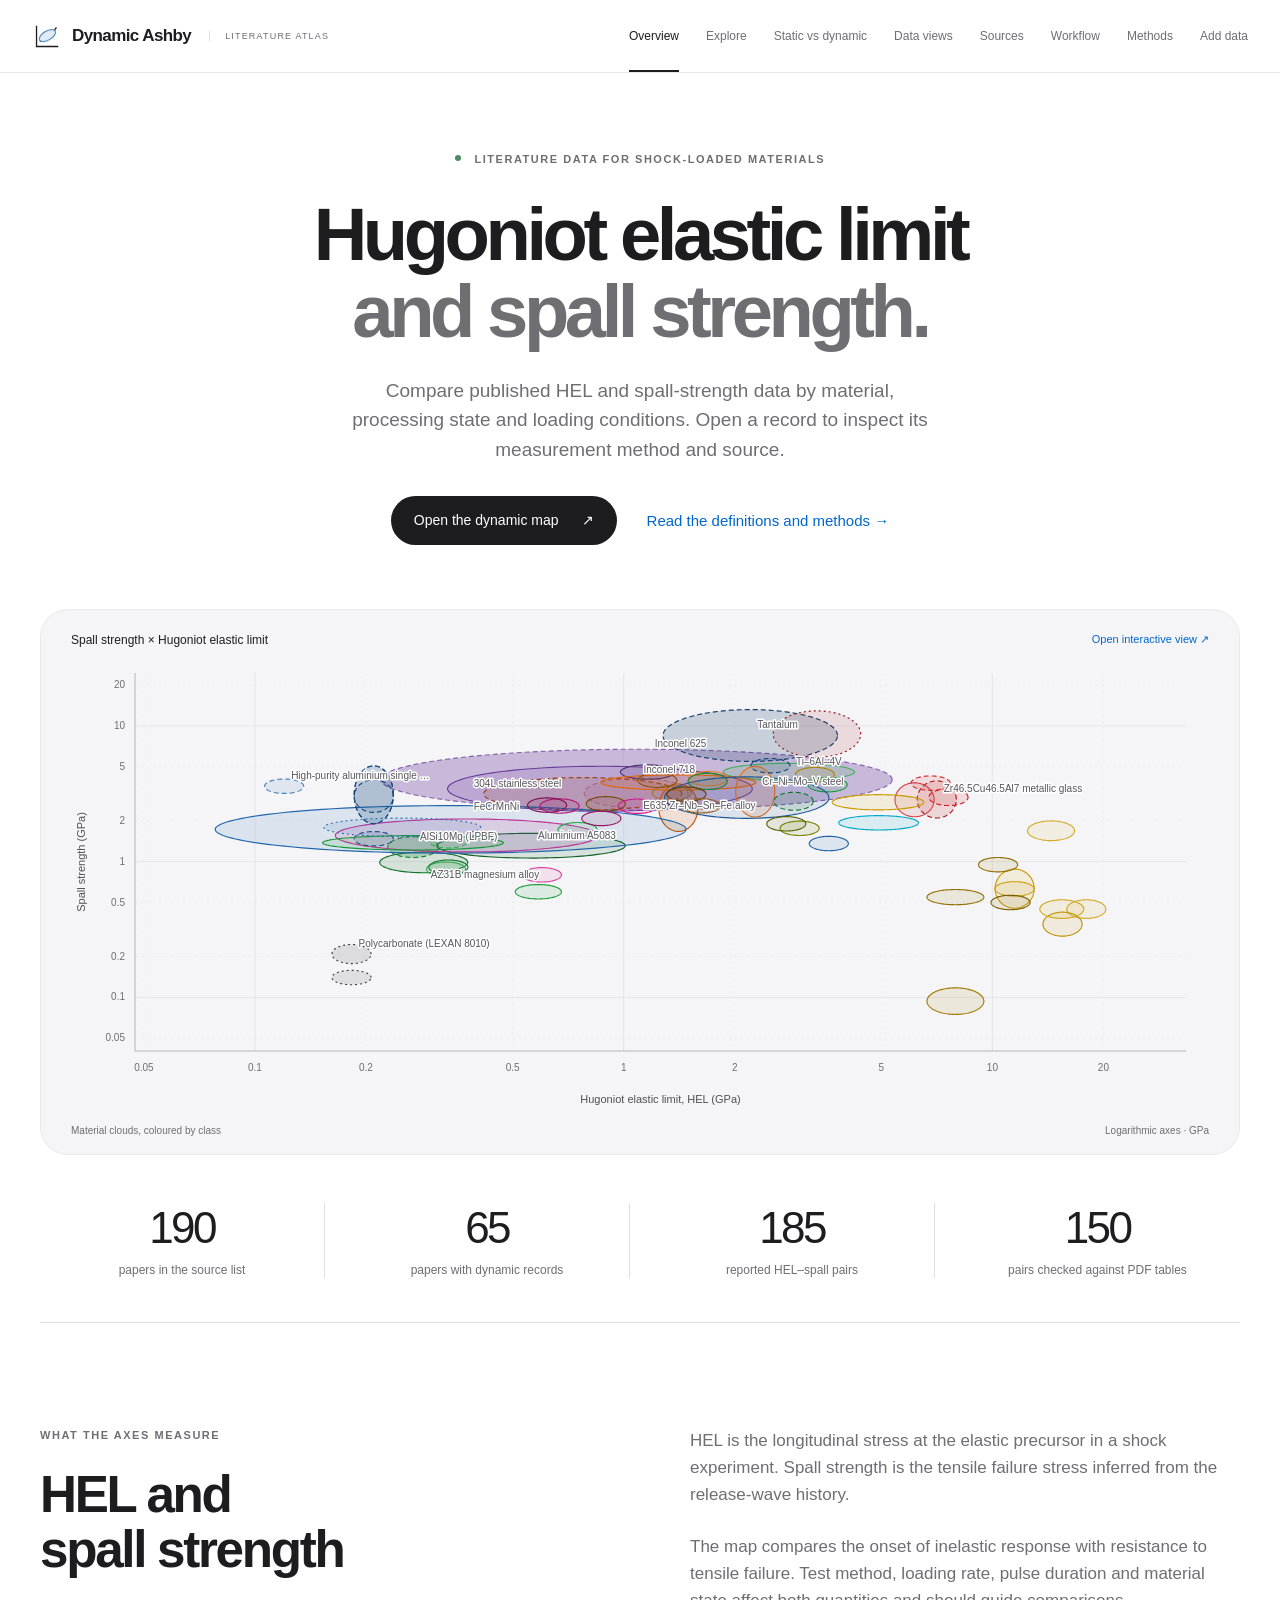
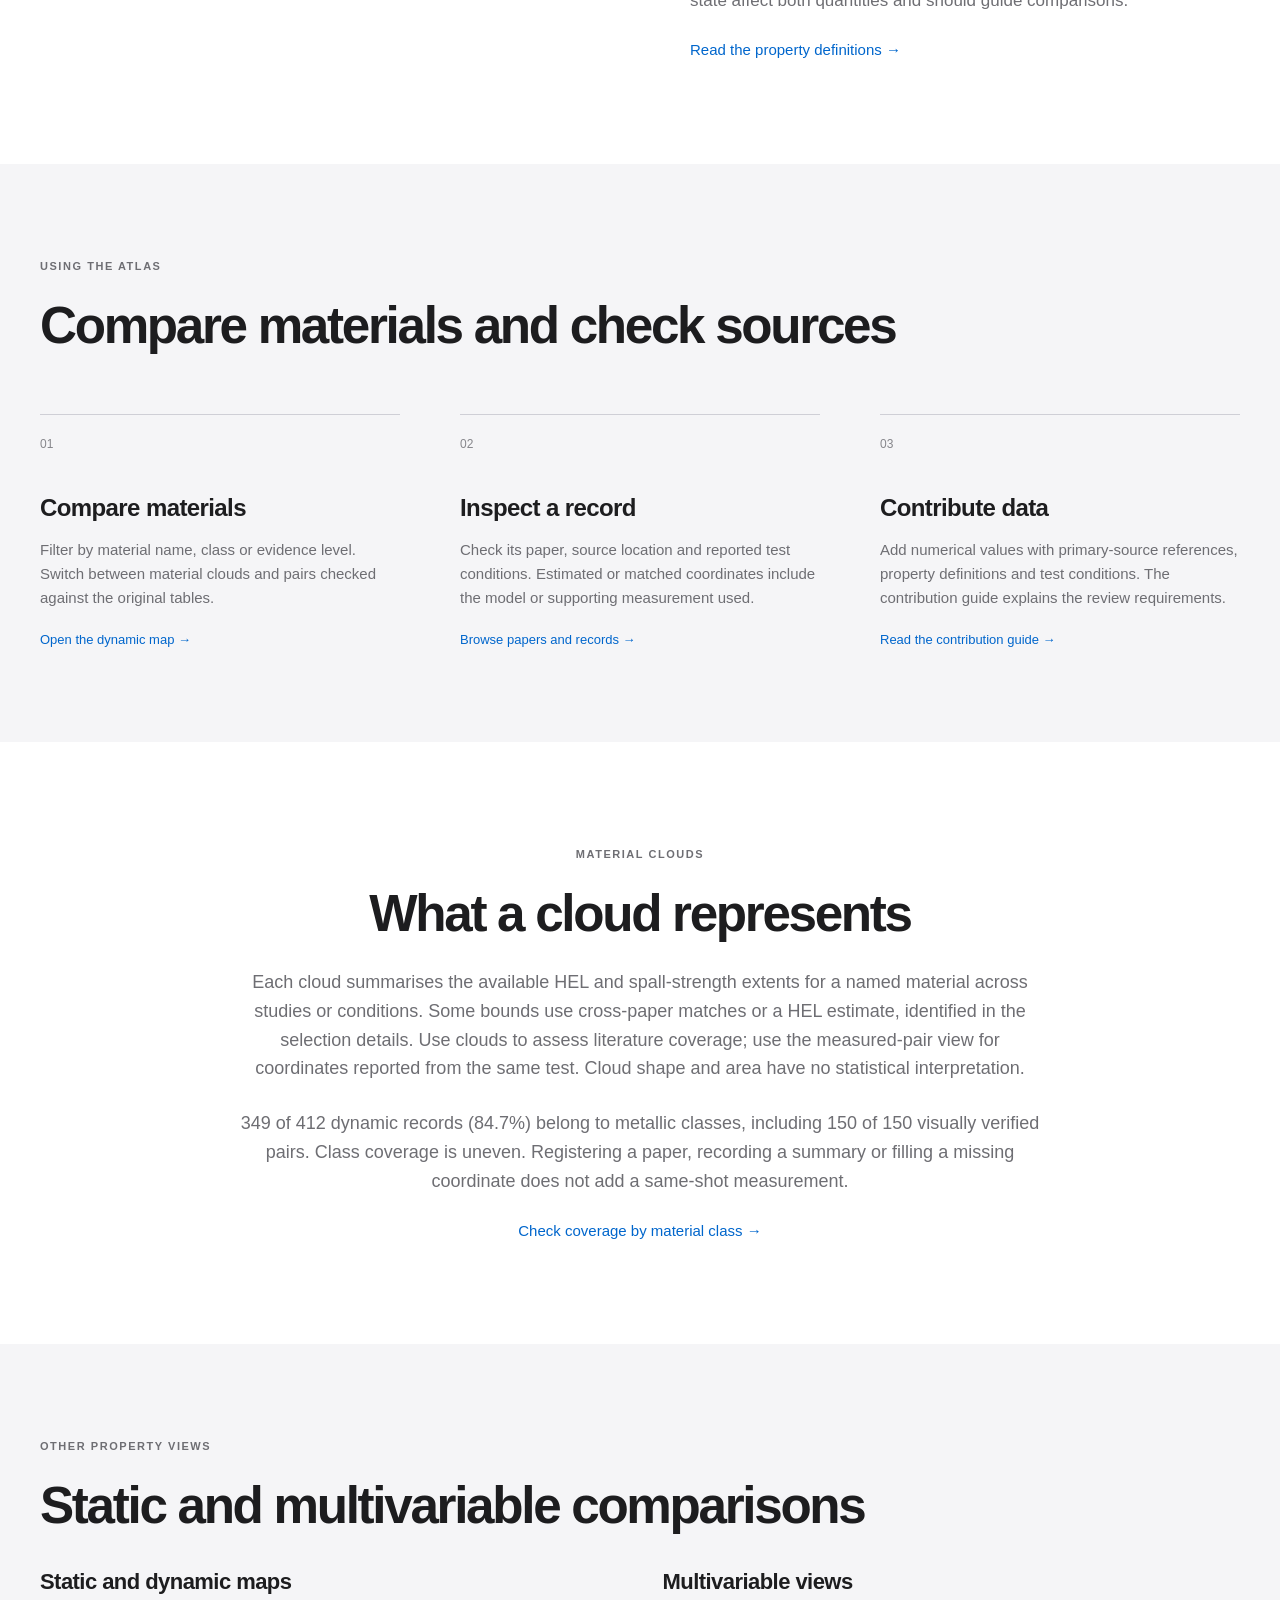
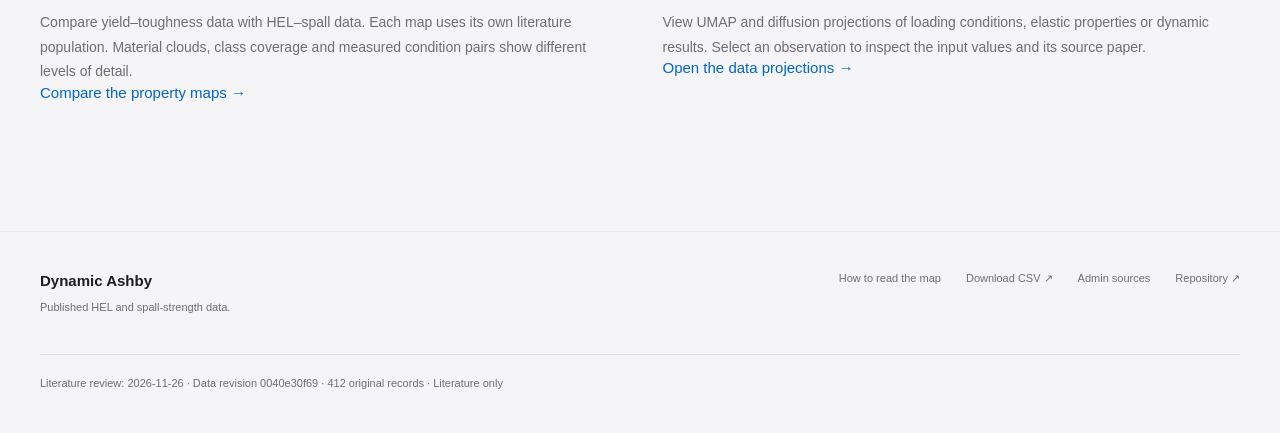
<file: index.html>
<!doctype html>
<html lang="en">
<head>
  <meta charset="utf-8">
  <meta name="viewport" content="width=device-width, initial-scale=1">
  <meta name="description" content="Literature maps of Hugoniot elastic limit and spall strength, with material conditions, experimental methods and source references.">
  <meta name="theme-color" content="#f5f5f7">
  <title>HEL and spall-strength literature — Dynamic Ashby</title>
  <link rel="icon" href="assets/favicon.svg" type="image/svg+xml">
  <link rel="stylesheet" href="assets/styles.css">
  <script type="module" src="assets/app.js"></script>
  <script type="module" src="assets/analysis.js"></script>
</head>
<body data-page="index">
  <a class="skip" href="#main">Skip to content</a>
  <header class="site-header">
    <div class="nav-shell">
      <a class="brand" href="index.html" aria-label="Dynamic Ashby home"><svg viewBox="0 0 32 32" aria-hidden="true"><path d="M5 4v23h24M9 22l5-8 5 3 8-11"/><ellipse cx="17" cy="15" rx="10" ry="5" transform="rotate(-30 17 15)"/></svg>Dynamic Ashby<span class="brand-tag">LITERATURE ATLAS</span></a>
      <button class="menu-button" type="button" aria-expanded="false" aria-controls="main-nav">Menu <span>+</span></button>
      <nav id="main-nav" aria-label="Main navigation"><a href="index.html" aria-current="page">Overview</a><a href="explore.html">Explore</a><a href="static-dynamic.html">Static vs dynamic</a><a href="embeddings.html">Data views</a><a href="sources.html">Sources</a><a href="workflow.html">Workflow</a><a href="methods.html">Methods</a><a href="contribute.html">Add data</a></nav>
    </div>
  </header>
  <main id="main"><section class="hero page-width">
  <p class="eyebrow"><span class="live-dot"></span> Literature data for shock-loaded materials</p>
  <h1>Hugoniot elastic limit<br><span>and spall strength.</span></h1>
  <p class="hero-description">Compare published HEL and spall-strength data by material, processing state and loading conditions. Open a record to inspect its measurement method and source.</p>
  <div class="hero-actions"><a class="button primary" href="explore.html">Open the dynamic map <span>↗</span></a><a class="text-link" href="methods.html">Read the definitions and methods <span>→</span></a></div>
  <div class="hero-plot-wrap">
    <div class="preview-heading"><span>Spall strength × Hugoniot elastic limit</span><a href="explore.html">Open interactive view ↗</a></div>
    <div id="hero-plot" class="hero-plot" aria-label="Preview of the literature material map"></div>
    <div class="preview-caption"><span>Material clouds, coloured by class</span><span>Logarithmic axes · GPa</span></div>
  </div>
</section>
<section class="metrics-strip page-width" aria-label="Current compilation">
  <div><strong data-count="sources">—</strong><span>papers in the source list</span></div><div><strong data-count="dynamicSources">—</strong><span>papers with dynamic records</span></div><div><strong data-count="reportedPairs">—</strong><span>reported HEL–spall pairs</span></div><div><strong data-count="verified">—</strong><span>pairs checked against PDF tables</span></div>
</section>
<section class="editorial-section page-width split-intro">
  <div><p class="eyebrow">What the axes measure</p><h2>HEL and<br>spall strength</h2></div>
  <div class="prose"><p>HEL is the longitudinal stress at the elastic precursor in a shock experiment. Spall strength is the tensile failure stress inferred from the release-wave history.</p><p>The map compares the onset of inelastic response with resistance to tensile failure. Test method, loading rate, pulse duration and material state affect both quantities and should guide comparisons.</p><a class="text-link" href="methods.html">Read the property definitions →</a></div>
</section>
<section class="feature-section"><div class="page-width">
  <p class="eyebrow">Using the atlas</p><h2>Compare materials and check sources</h2>
  <div class="feature-grid"><article><span class="feature-number">01</span><h3>Compare materials</h3><p>Filter by material name, class or evidence level. Switch between material clouds and pairs checked against the original tables.</p><a href="explore.html">Open the dynamic map →</a></article><article><span class="feature-number">02</span><h3>Inspect a record</h3><p>Check its paper, source location and reported test conditions. Estimated or matched coordinates include the model or supporting measurement used.</p><a href="sources.html">Browse papers and records →</a></article><article><span class="feature-number">03</span><h3>Contribute data</h3><p>Add numerical values with primary-source references, property definitions and test conditions. The contribution guide explains the review requirements.</p><a href="contribute.html">Read the contribution guide →</a></article></div>
</div></section>
<section class="editorial-section page-width evidence-note"><p class="eyebrow">Material clouds</p><h2>What a cloud represents</h2><p>Each cloud summarises the available HEL and spall-strength extents for a named material across studies or conditions. Some bounds use cross-paper matches or a HEL estimate, identified in the selection details. Use clouds to assess literature coverage; use the measured-pair view for coordinates reported from the same test. Cloud shape and area have no statistical interpretation.</p><p data-coverage-note></p><a class="text-link" href="sources.html#coverage">Check coverage by material class →</a></section>
<section class="feature-section"><div class="page-width"><p class="eyebrow">Other property views</p><h2>Static and multivariable comparisons</h2><div class="analysis-discussion"><article><h3>Static and dynamic maps</h3><p>Compare yield–toughness data with HEL–spall data. Each map uses its own literature population. Material clouds, class coverage and measured condition pairs show different levels of detail.</p><a class="text-link" href="static-dynamic.html">Compare the property maps →</a></article><article><h3>Multivariable views</h3><p>View UMAP and diffusion projections of loading conditions, elastic properties or dynamic results. Select an observation to inspect the input values and its source paper.</p><a class="text-link" href="embeddings.html">Open the data projections →</a></article></div></div></section>
</main>
  <footer class="site-footer">
    <div><a class="footer-brand" href="index.html">Dynamic Ashby</a><p>Published HEL and spall-strength data.</p></div>
    <div class="footer-links"><a href="methods.html">How to read the map</a><a href="data/literature.csv" download>Download CSV ↗</a><a href="admin.html">Admin sources</a><a href="https://github.com/Piyushjhu/Dynamic-Ashby-Atlas" target="_blank" rel="noopener noreferrer">Repository ↗</a></div>
    <p class="build-note" data-build-note>Loading the literature compilation…</p>
  </footer>
  <div id="toast" class="toast" role="status"></div>
</body>
</html>
</file>
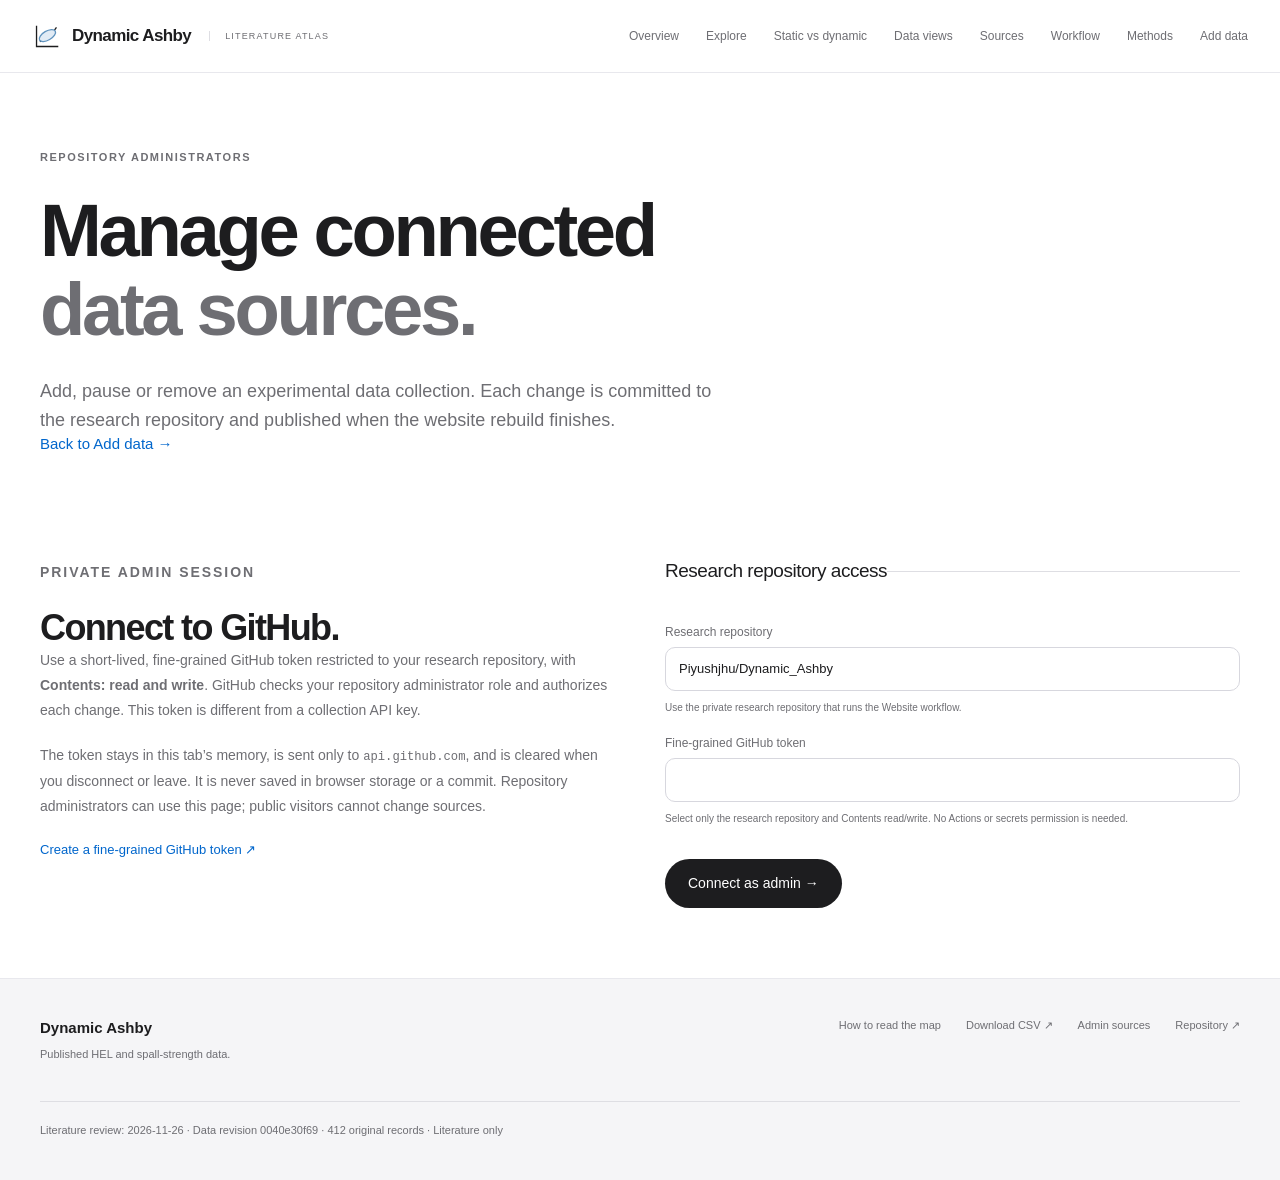
<file: admin.html>
<!doctype html>
<html lang="en">
<head>
  <meta charset="utf-8">
  <meta name="viewport" content="width=device-width, initial-scale=1">
  <meta name="description" content="Literature maps of Hugoniot elastic limit and spall strength, with material conditions, experimental methods and source references.">
  <meta name="theme-color" content="#f5f5f7">
  <title>Manage experimental sources — Dynamic Ashby</title>
  <link rel="icon" href="assets/favicon.svg" type="image/svg+xml">
  <link rel="stylesheet" href="assets/styles.css">
  <script type="module" src="assets/app.js"></script>
  <script type="module" src="assets/analysis.js"></script>
<meta name="referrer" content="no-referrer">
<meta http-equiv="Content-Security-Policy" content="default-src 'self'; script-src 'self'; connect-src 'self' https://api.github.com; style-src 'self' 'unsafe-inline'; img-src 'self' data:; form-action 'none'; base-uri 'none'; object-src 'none'">
<script type="module" src="assets/admin.js"></script>
</head>
<body data-page="admin">
  <a class="skip" href="#main">Skip to content</a>
  <header class="site-header">
    <div class="nav-shell">
      <a class="brand" href="index.html" aria-label="Dynamic Ashby home"><svg viewBox="0 0 32 32" aria-hidden="true"><path d="M5 4v23h24M9 22l5-8 5 3 8-11"/><ellipse cx="17" cy="15" rx="10" ry="5" transform="rotate(-30 17 15)"/></svg>Dynamic Ashby<span class="brand-tag">LITERATURE ATLAS</span></a>
      <button class="menu-button" type="button" aria-expanded="false" aria-controls="main-nav">Menu <span>+</span></button>
      <nav id="main-nav" aria-label="Main navigation"><a href="index.html">Overview</a><a href="explore.html">Explore</a><a href="static-dynamic.html">Static vs dynamic</a><a href="embeddings.html">Data views</a><a href="sources.html">Sources</a><a href="workflow.html">Workflow</a><a href="methods.html">Methods</a><a href="contribute.html">Add data</a></nav>
    </div>
  </header>
  <main id="main"><section class="page-intro page-width"><p class="eyebrow">Repository administrators</p><h1>Manage connected<br><span>data sources.</span></h1><p>Add, pause or remove an experimental data collection. Each change is committed to the research repository and published when the website rebuild finishes.</p><a class="text-link" href="contribute.html">Back to Add data →</a></section>
<section class="page-width admin-section" id="admin-access" aria-labelledby="admin-heading">
  <div class="admin-access-grid"><div><p class="eyebrow">Private admin session</p><h2 id="admin-heading">Connect to GitHub.</h2><p>Use a short-lived, fine-grained GitHub token restricted to your research repository, with <strong>Contents: read and write</strong>. GitHub checks your repository administrator role and authorizes each change. This token is different from a collection API key.</p><p>The token stays in this tab’s memory, is sent only to <code>api.github.com</code>, and is cleared when you disconnect or leave. It is never saved in browser storage or a commit. Repository administrators can use this page; public visitors cannot change sources.</p><a class="text-link" href="https://github.com/settings/personal-access-tokens/new" target="_blank" rel="noopener noreferrer">Create a fine-grained GitHub token ↗</a></div>
  <form id="admin-login" class="connection-form" autocomplete="off"><fieldset><legend>Research repository access</legend><label class="connection-full">Research repository<input id="admin-repository" required value="Piyushjhu/Dynamic_Ashby" pattern="[A-Za-z0-9_.-]+/[A-Za-z0-9_.-]+" autocomplete="off"><small>Use the private research repository that runs the Website workflow.</small></label><label class="connection-full">Fine-grained GitHub token<input id="admin-token" type="password" required autocomplete="off" spellcheck="false" autocapitalize="off"><small>Select only the research repository and Contents read/write. No Actions or secrets permission is needed.</small></label></fieldset><button class="button primary" type="submit">Connect as admin →</button></form></div>
  <div id="admin-message" class="connection-form-message" role="status" aria-live="polite"></div>
  <div id="admin-session" class="admin-toolbar" hidden><strong id="admin-session-label"></strong><a id="admin-workflow" class="text-link" target="_blank" rel="noopener noreferrer">View website rebuild ↗</a><button id="admin-disconnect" class="button" type="button">Disconnect</button></div>
</section>
<div id="admin-workspace" hidden>
  <section class="page-width admin-section"><div class="connection-section-heading"><div><p class="eyebrow">Live repository configuration</p><h2>Manage sources.</h2></div><div class="admin-toolbar"><a class="text-link" href="#connect-source">Add a source ↓</a><button id="admin-refresh" class="button" type="button">Refresh list</button></div></div><p class="connection-small-print">This list reads the research repository directly. The public map changes after the Website workflow and deployment finish. Pausing retains a source’s status card; removing deletes its connection and stops future synchronization. Neither action deletes data in the original collection.</p><div id="admin-sources" class="connection-status"></div></section>
  <section class="page-width connection-builder" id="connect-source" aria-labelledby="connect-heading"><div class="connection-section-heading"><div><p class="eyebrow">Collection configuration</p><h2 id="connect-heading">Configure a collection</h2></div><p>Download a configuration file for your research repository. Store any required API key or token in the repository’s encrypted GitHub Actions secrets.</p></div><div class="connection-builder-grid"><form id="connection-form" class="connection-form">
  <fieldset><legend>The collection</legend><label class="connection-full">Collection or folder URL<input type="url" id="connection-url" name="portalUrl" required placeholder="https://data.htmdec.org/#collection/…/folder/…" autocomplete="off" aria-describedby="connection-url-help"><small id="connection-url-help">Girder-compatible collections, including data.htmdec.org. A nested folder in the URL takes priority.</small></label><label>Connection ID<input type="text" id="connection-id" name="id" required pattern="[a-z0-9][a-z0-9-]{0,63}" maxlength="64" placeholder="my-lab-shock-data" autocomplete="off"><small>1–64 lowercase letters, numbers or hyphens.</small></label><label>Display name<input type="text" id="connection-label" name="label" required maxlength="120" placeholder="My lab · shock experiments" autocomplete="off"></label><label>Root type<select id="connection-root-type" name="rootType"><option value="folder">Folder</option><option value="collection">Collection</option></select></label><label>Root ID<input type="text" id="connection-root-id" name="rootId" required pattern="[a-fA-F0-9]{24}" maxlength="24" placeholder="24-character collection or folder ID" autocomplete="off"></label></fieldset>
  <fieldset><legend>How the data are stored</legend><label>Read mode<select id="connection-format" name="format" aria-describedby="connection-format-help"><option value="discovery">Discover datasets first</option><option value="csv">CSV files</option><option value="json">JSON files</option><option value="item_metadata">Girder item metadata</option></select></label><label>Authentication<select id="connection-auth" name="auth"><option value="api_key">API key · encrypted GitHub secret</option><option value="token">Girder token · encrypted GitHub secret</option><option value="none">Public source · no credential</option></select></label><p class="connection-field-note connection-full" id="connection-format-help">Discovery mode lists datasets without publishing numerical values. Use it while reviewing file formats, column definitions or experimental basis, including collections with XLSX files or spall-only data.</p><div id="connection-measurement-options" class="connection-full" hidden><div class="connection-fields"><label>File pattern<input type="text" id="connection-file-pattern" name="filePattern" value="*.csv" autocomplete="off"></label><label>JSON records path<input type="text" id="connection-records-path" name="recordsPath" placeholder="data.records (leave blank for an array)" autocomplete="off"></label></div><div class="connection-measurement-callout"><strong>Identify the measured property columns.</strong><p>Map HEL to the measured elastic limit and spall to the reported tensile-failure stress. Peak shock stress is a different property. Leave a missing property mapping blank. This layer accepts experimental measurements and reductions, with their stated basis; model predictions and yield-derived estimates are excluded.</p></div><div class="connection-fields" id="connection-field-map"><label>Stable row ID<input type="text" name="field-id" value="id" required></label><label>Exact material<input type="text" name="field-material" value="material" required></label><label>Material class<input type="text" name="field-class" value="material_class" required></label><label>Material state<input type="text" name="field-state" value="state"></label><label>Experiment / shot ID<input type="text" name="field-shot" value="shot_id"></label><label>Experimental basis<input type="text" name="field-basis" value="evidence_basis" required></label><label>HEL column<input type="text" name="field-hel" value="HEL"></label><label>HEL units<select id="connection-hel-unit" name="helUnit"><option>GPa</option><option>MPa</option><option>kPa</option><option>Pa</option></select></label><label>Spall column<input type="text" name="field-spall" value="spall_strength"></label><label>Spall units<select id="connection-spall-unit" name="spallUnit"><option>GPa</option><option>MPa</option><option>kPa</option><option>Pa</option></select></label></div><p class="connection-field-note">The basis field must contain <code>experimental</code>, <code>experimental_measurement</code>, <code>direct_measurement</code> or <code>experimental_reduction</code>. Missing or unsupported values stay held for review.</p><label class="connection-check"><input type="checkbox" id="connection-pairing" name="pairing"><span>For rows containing both properties, I confirm that HEL and spall refer to the same identified experiment. Independent property lists must not be paired by material name.</span></label></div></fieldset>
  <details class="connection-advanced"><summary>Advanced · API endpoint</summary><label>Girder API base URL<input type="url" id="connection-api-url" name="apiUrl" value="https://data.htmdec.org/api/v1" required autocomplete="off"><small>HTTPS only. Use the API endpoint for this Girder instance.</small></label></details>
  <fieldset><legend>Publication and repository</legend><label class="connection-full">Research repository <span class="connection-optional">optional</span><input type="text" id="connection-repo" name="repository" placeholder="owner/repository" autocomplete="off" aria-describedby="connection-repo-help"><small id="connection-repo-help">The repository running the website workflow. Enter it to create GitHub setup links.</small></label><label class="connection-check connection-full"><input type="checkbox" id="connection-public" name="publicApproved"><span>I approve publishing this source’s dataset links and accepted measurements on the public atlas. I have permission to share them.</span></label><p class="connection-field-note connection-full">Leave this unchecked to save a configuration awaiting publication approval. It will not fetch or publish source contents.</p></fieldset>
  <div id="connection-form-message" class="connection-form-message" role="status"></div><button class="button primary" type="submit">Create connection configuration ↓</button>
</form><aside class="connection-setup-side"><div class="connection-security"><p class="eyebrow">Repository credentials</p><h3>Store credentials in Actions secrets</h3><p>Collection access runs in your repository’s scheduled workflow. This form creates configuration files and setup links; it does not request a collection token or contact the collection.</p><p>Create an Actions secret named <code>ASHBY_DATA_SOURCE_CREDENTIALS</code>. Its value is a JSON object mapping your connection ID to its API key or token:</p><pre><code>{"my-lab-shock-data": "YOUR_API_KEY"}</code></pre><p>Keep this value out of configuration files and commits. Public sources can use “no credential”.</p><a class="text-link" href="documentation/README_CONNECTED_SOURCES.md">Read the connection guide →</a></div><div class="connection-output" id="connection-output" hidden><p class="eyebrow">Configuration ready</p><h3 id="connection-output-title">Save the configuration</h3><p id="connection-output-note"></p><p>Save the file under <code id="connection-output-path"></code> in the research repository.</p><div class="connection-output-actions"><a id="connection-download" class="button primary" download>Download JSON ↓</a><a id="connection-github-create" class="text-link" target="_blank" rel="noopener noreferrer" hidden>Create file on GitHub ↗</a><a id="connection-github-secret" class="text-link" target="_blank" rel="noopener noreferrer" hidden>Open Actions secrets ↗</a><a id="connection-github-action" class="text-link" target="_blank" rel="noopener noreferrer" hidden>Run the website workflow ↗</a></div><details><summary>Inspect the generated configuration</summary><pre><code id="connection-config-preview"></code></pre></details></div></aside></div></section>

  <section class="page-width admin-section" id="admin-review" hidden><p class="eyebrow">Review before saving</p><h2>Add this source?</h2><p id="admin-review-summary"></p><pre id="admin-review-json"></pre><p id="admin-credential-note"></p><div class="admin-toolbar"><button id="admin-save" class="button primary" type="button">Save source to repository</button><button id="admin-cancel-add" class="button" type="button">Cancel</button></div></section>
</div>
<dialog id="admin-confirm" class="admin-dialog" aria-labelledby="admin-confirm-title"><h2 id="admin-confirm-title"></h2><p id="admin-confirm-detail"></p><label>Type the connection ID to confirm<input id="admin-confirm-id" autocomplete="off" spellcheck="false"></label><div class="admin-toolbar"><button id="admin-confirm-submit" class="button" type="button" disabled>Confirm change</button><button id="admin-confirm-cancel" class="button" type="button">Cancel</button></div></dialog>
</main>
  <footer class="site-footer">
    <div><a class="footer-brand" href="index.html">Dynamic Ashby</a><p>Published HEL and spall-strength data.</p></div>
    <div class="footer-links"><a href="methods.html">How to read the map</a><a href="data/literature.csv" download>Download CSV ↗</a><a href="admin.html">Admin sources</a><a href="https://github.com/Piyushjhu/Dynamic-Ashby-Atlas" target="_blank" rel="noopener noreferrer">Repository ↗</a></div>
    <p class="build-note" data-build-note>Loading the literature compilation…</p>
  </footer>
  <div id="toast" class="toast" role="status"></div>
</body>
</html>
</file>
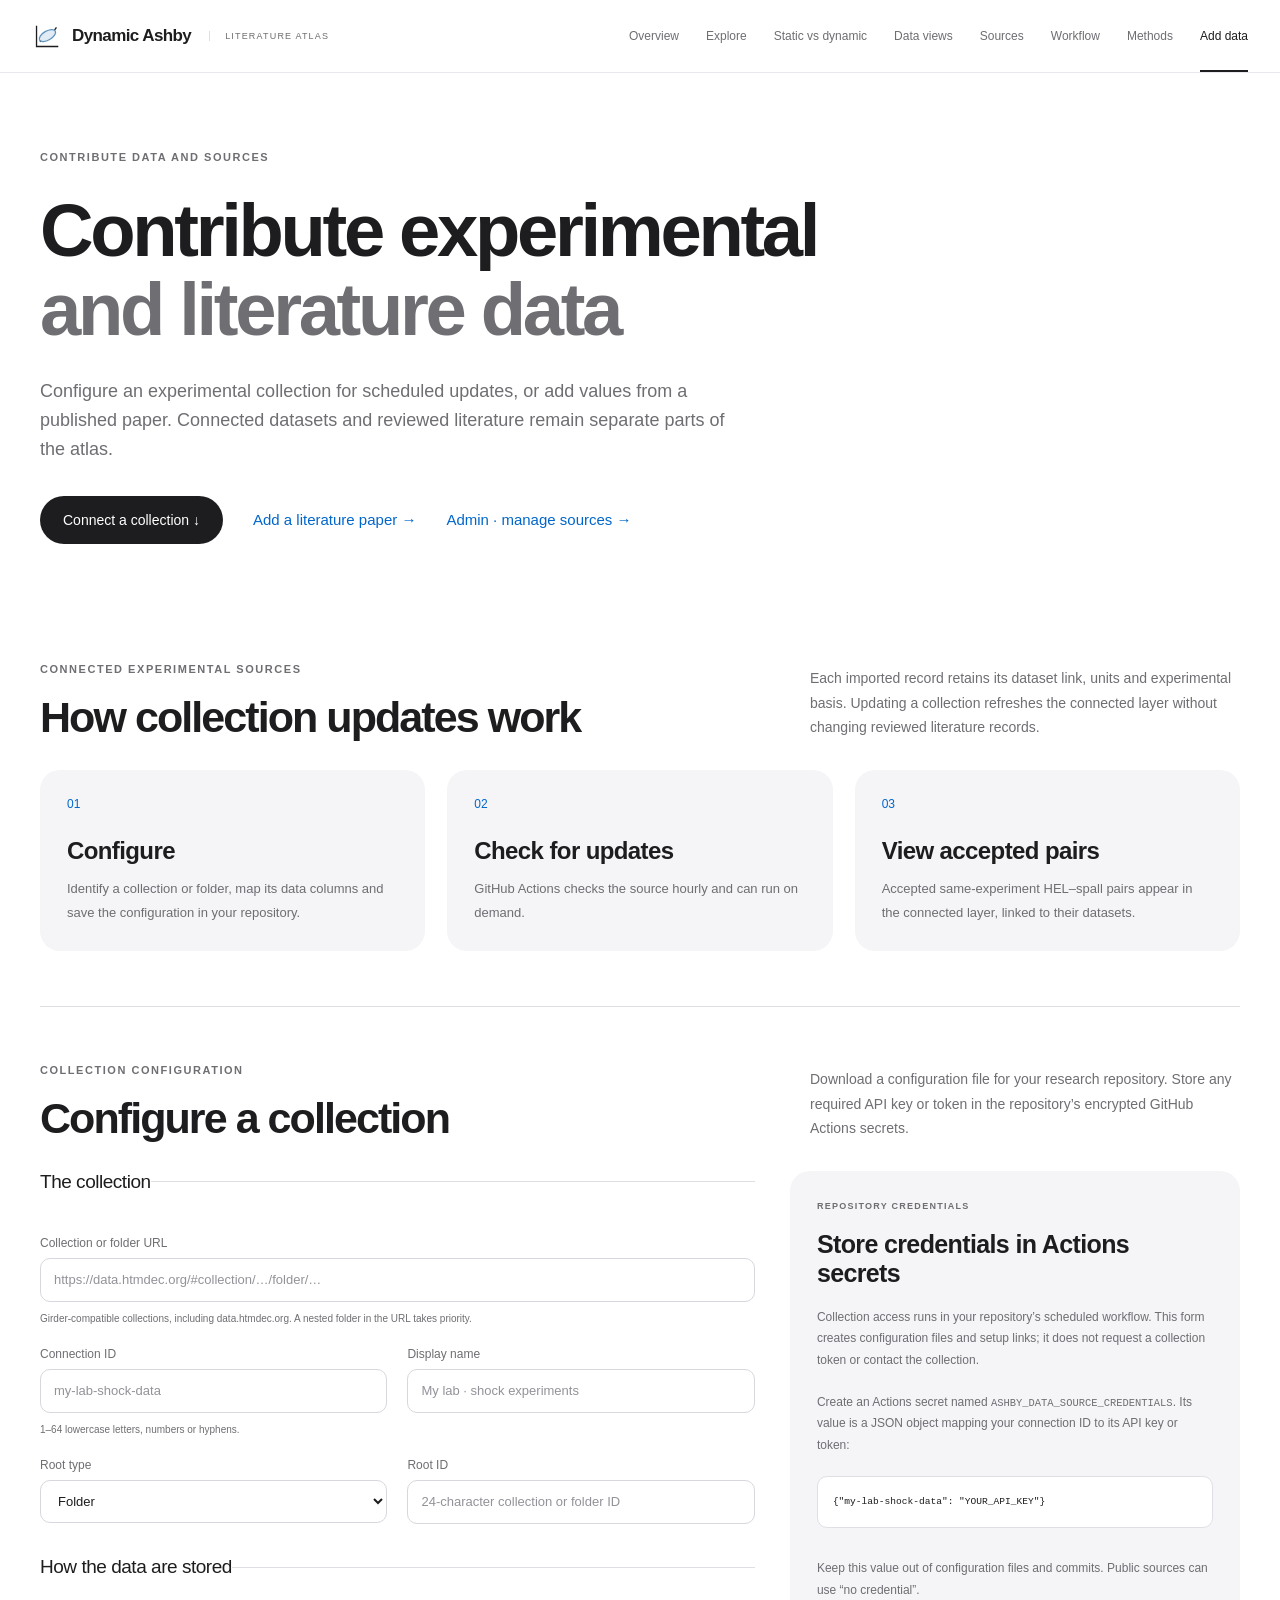
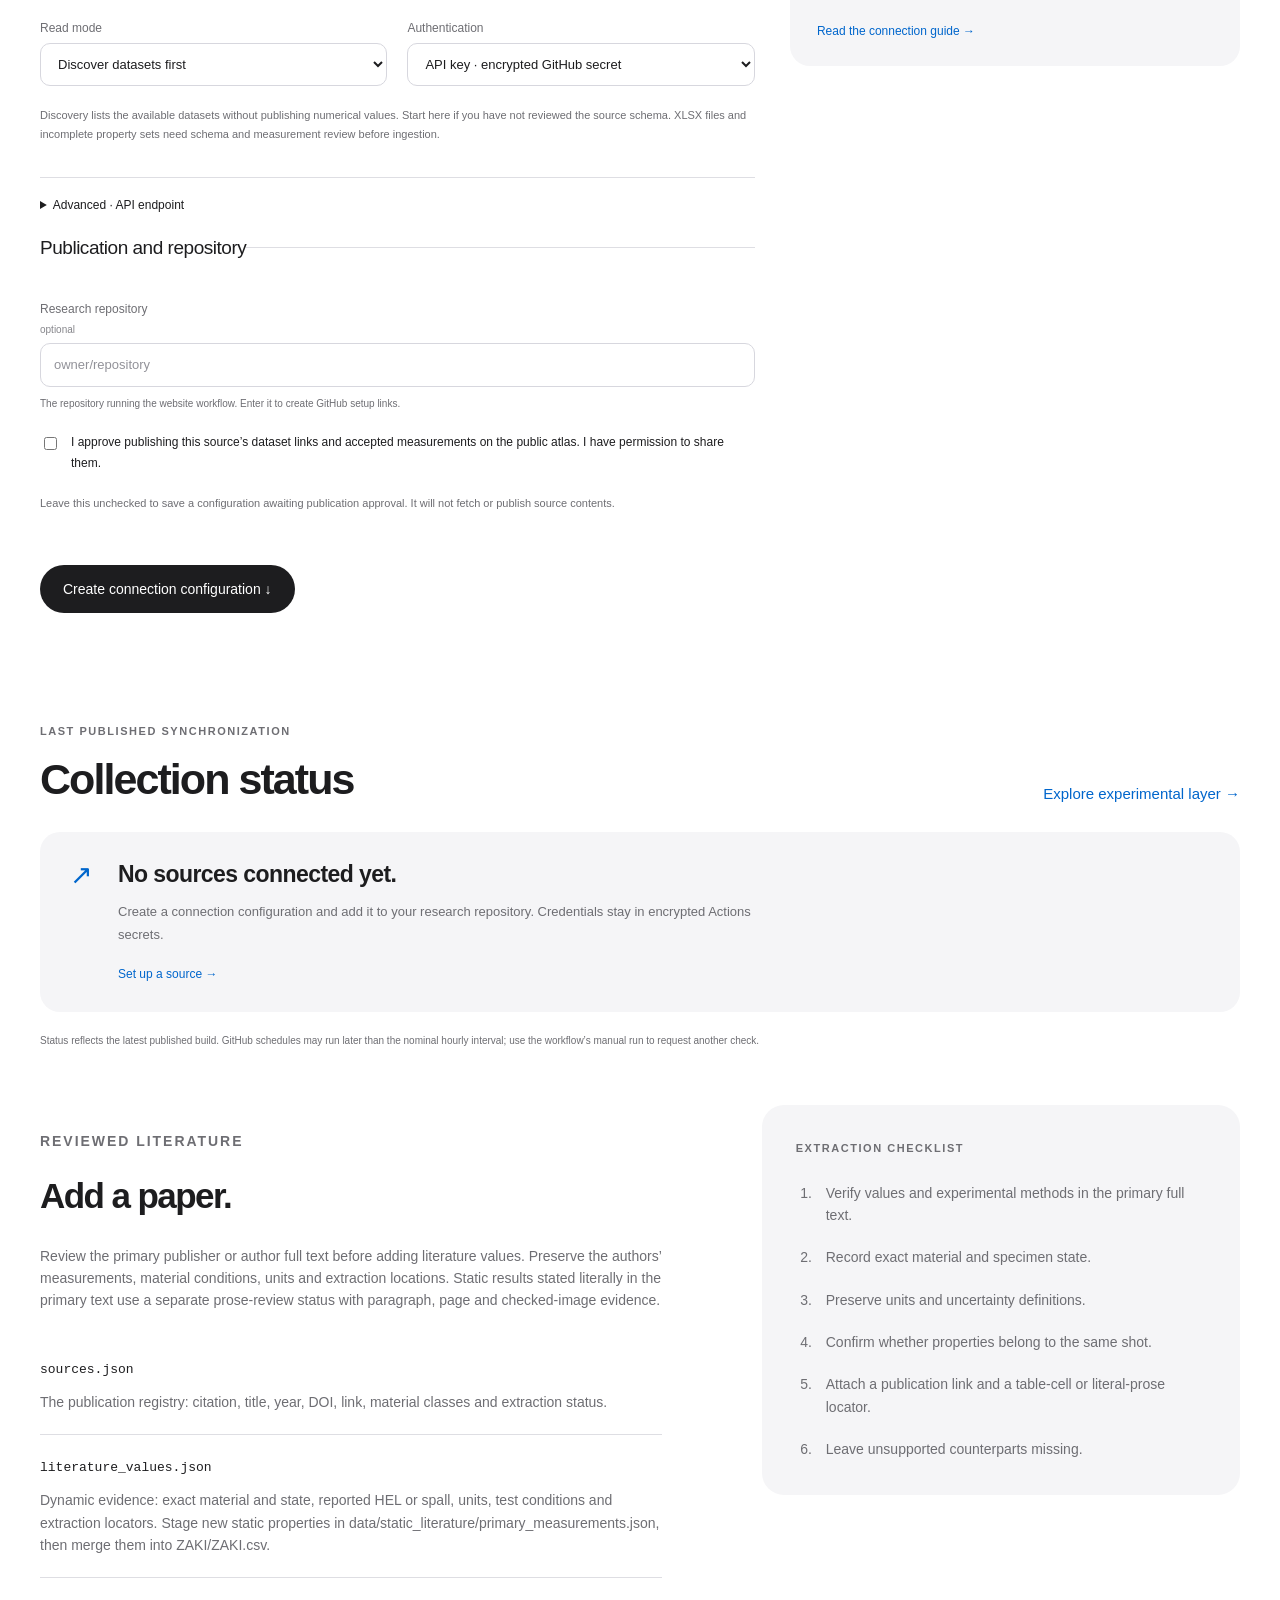
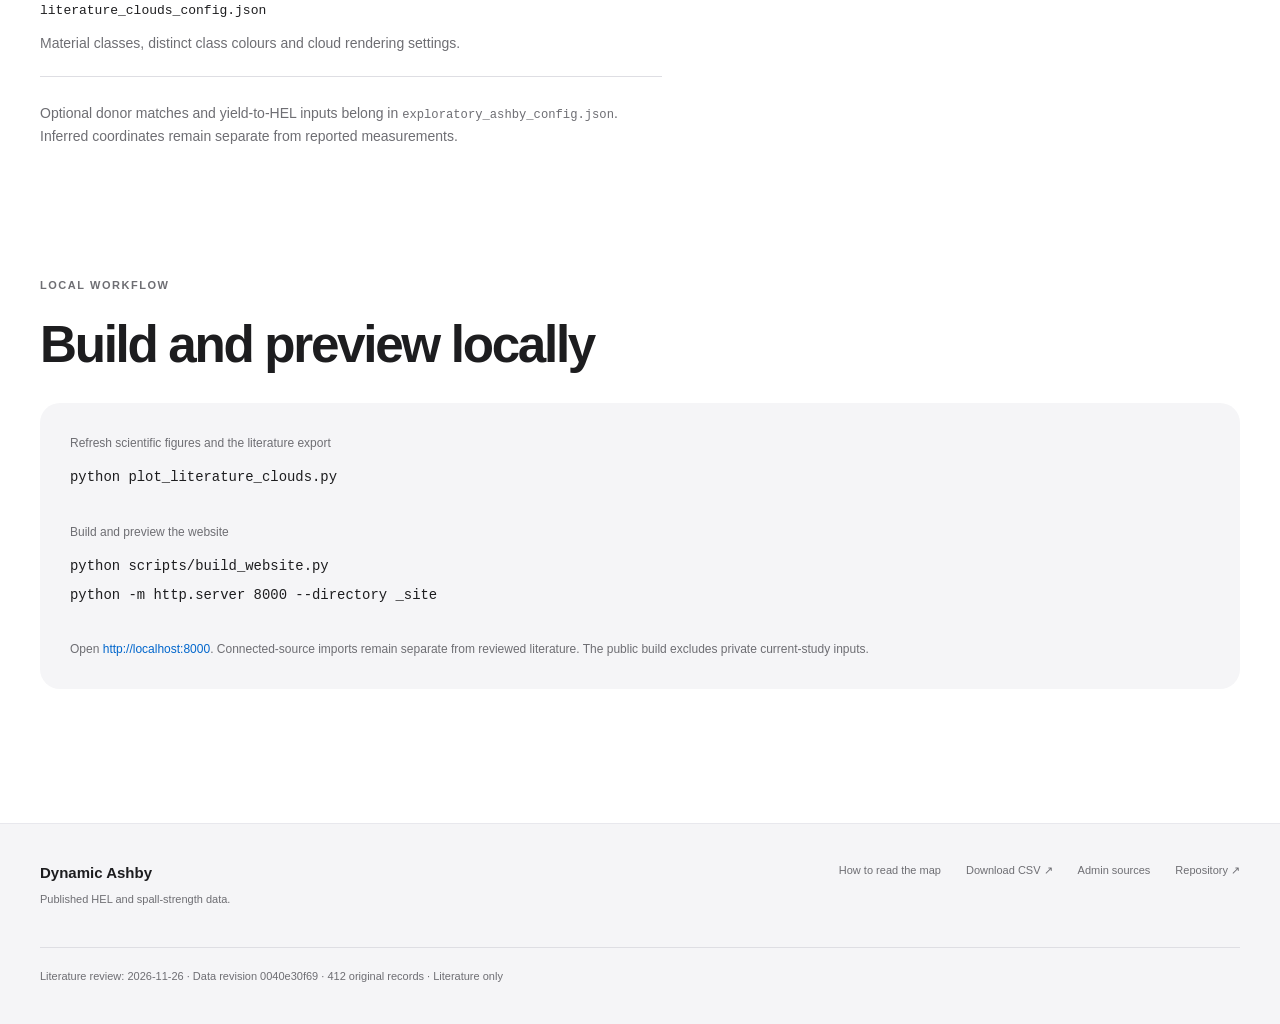
<file: contribute.html>
<!doctype html>
<html lang="en">
<head>
  <meta charset="utf-8">
  <meta name="viewport" content="width=device-width, initial-scale=1">
  <meta name="description" content="Literature maps of Hugoniot elastic limit and spall strength, with material conditions, experimental methods and source references.">
  <meta name="theme-color" content="#f5f5f7">
  <title>Contribute literature data — Dynamic Ashby</title>
  <link rel="icon" href="assets/favicon.svg" type="image/svg+xml">
  <link rel="stylesheet" href="assets/styles.css">
  <script type="module" src="assets/app.js"></script>
  <script type="module" src="assets/analysis.js"></script>
</head>
<body data-page="contribute">
  <a class="skip" href="#main">Skip to content</a>
  <header class="site-header">
    <div class="nav-shell">
      <a class="brand" href="index.html" aria-label="Dynamic Ashby home"><svg viewBox="0 0 32 32" aria-hidden="true"><path d="M5 4v23h24M9 22l5-8 5 3 8-11"/><ellipse cx="17" cy="15" rx="10" ry="5" transform="rotate(-30 17 15)"/></svg>Dynamic Ashby<span class="brand-tag">LITERATURE ATLAS</span></a>
      <button class="menu-button" type="button" aria-expanded="false" aria-controls="main-nav">Menu <span>+</span></button>
      <nav id="main-nav" aria-label="Main navigation"><a href="index.html">Overview</a><a href="explore.html">Explore</a><a href="static-dynamic.html">Static vs dynamic</a><a href="embeddings.html">Data views</a><a href="sources.html">Sources</a><a href="workflow.html">Workflow</a><a href="methods.html">Methods</a><a href="contribute.html" aria-current="page">Add data</a></nav>
    </div>
  </header>
  <main id="main"><section class="page-intro page-width"><p class="eyebrow">Contribute data and sources</p><h1>Contribute experimental<br><span>and literature data</span></h1><p>Configure an experimental collection for scheduled updates, or add values from a published paper. Connected datasets and reviewed literature remain separate parts of the atlas.</p><div class="hero-actions"><a class="button primary" href="#connect-source">Connect a collection ↓</a><a class="text-link" href="#add-paper">Add a literature paper →</a><a class="text-link" href="admin.html">Admin · manage sources →</a></div></section>
<section class="page-width connection-status-section"><div class="connection-section-heading"><div><p class="eyebrow">Connected experimental sources</p><h2>How collection updates work</h2></div><p>Each imported record retains its dataset link, units and experimental basis. Updating a collection refreshes the connected layer without changing reviewed literature records.</p></div><div class="connection-steps"><article><span>01</span><h3>Configure</h3><p>Identify a collection or folder, map its data columns and save the configuration in your repository.</p></article><article><span>02</span><h3>Check for updates</h3><p>GitHub Actions checks the source hourly and can run on demand.</p></article><article><span>03</span><h3>View accepted pairs</h3><p>Accepted same-experiment HEL–spall pairs appear in the connected layer, linked to their datasets.</p></article></div></section>
<section class="page-width connection-builder" id="connect-source" aria-labelledby="connect-heading"><div class="connection-section-heading"><div><p class="eyebrow">Collection configuration</p><h2 id="connect-heading">Configure a collection</h2></div><p>Download a configuration file for your research repository. Store any required API key or token in the repository’s encrypted GitHub Actions secrets.</p></div><div class="connection-builder-grid"><form id="connection-form" class="connection-form">
  <fieldset><legend>The collection</legend><label class="connection-full">Collection or folder URL<input type="url" id="connection-url" name="portalUrl" required placeholder="https://data.htmdec.org/#collection/…/folder/…" autocomplete="off" aria-describedby="connection-url-help"><small id="connection-url-help">Girder-compatible collections, including data.htmdec.org. A nested folder in the URL takes priority.</small></label><label>Connection ID<input type="text" id="connection-id" name="id" required pattern="[a-z0-9][a-z0-9-]{0,63}" maxlength="64" placeholder="my-lab-shock-data" autocomplete="off"><small>1–64 lowercase letters, numbers or hyphens.</small></label><label>Display name<input type="text" id="connection-label" name="label" required maxlength="120" placeholder="My lab · shock experiments" autocomplete="off"></label><label>Root type<select id="connection-root-type" name="rootType"><option value="folder">Folder</option><option value="collection">Collection</option></select></label><label>Root ID<input type="text" id="connection-root-id" name="rootId" required pattern="[a-fA-F0-9]{24}" maxlength="24" placeholder="24-character collection or folder ID" autocomplete="off"></label></fieldset>
  <fieldset><legend>How the data are stored</legend><label>Read mode<select id="connection-format" name="format" aria-describedby="connection-format-help"><option value="discovery">Discover datasets first</option><option value="csv">CSV files</option><option value="json">JSON files</option><option value="item_metadata">Girder item metadata</option></select></label><label>Authentication<select id="connection-auth" name="auth"><option value="api_key">API key · encrypted GitHub secret</option><option value="token">Girder token · encrypted GitHub secret</option><option value="none">Public source · no credential</option></select></label><p class="connection-field-note connection-full" id="connection-format-help">Discovery mode lists datasets without publishing numerical values. Use it while reviewing file formats, column definitions or experimental basis, including collections with XLSX files or spall-only data.</p><div id="connection-measurement-options" class="connection-full" hidden><div class="connection-fields"><label>File pattern<input type="text" id="connection-file-pattern" name="filePattern" value="*.csv" autocomplete="off"></label><label>JSON records path<input type="text" id="connection-records-path" name="recordsPath" placeholder="data.records (leave blank for an array)" autocomplete="off"></label></div><div class="connection-measurement-callout"><strong>Identify the measured property columns.</strong><p>Map HEL to the measured elastic limit and spall to the reported tensile-failure stress. Peak shock stress is a different property. Leave a missing property mapping blank. This layer accepts experimental measurements and reductions, with their stated basis; model predictions and yield-derived estimates are excluded.</p></div><div class="connection-fields" id="connection-field-map"><label>Stable row ID<input type="text" name="field-id" value="id" required></label><label>Exact material<input type="text" name="field-material" value="material" required></label><label>Material class<input type="text" name="field-class" value="material_class" required></label><label>Material state<input type="text" name="field-state" value="state"></label><label>Experiment / shot ID<input type="text" name="field-shot" value="shot_id"></label><label>Experimental basis<input type="text" name="field-basis" value="evidence_basis" required></label><label>HEL column<input type="text" name="field-hel" value="HEL"></label><label>HEL units<select id="connection-hel-unit" name="helUnit"><option>GPa</option><option>MPa</option><option>kPa</option><option>Pa</option></select></label><label>Spall column<input type="text" name="field-spall" value="spall_strength"></label><label>Spall units<select id="connection-spall-unit" name="spallUnit"><option>GPa</option><option>MPa</option><option>kPa</option><option>Pa</option></select></label></div><p class="connection-field-note">The basis field must contain <code>experimental</code>, <code>experimental_measurement</code>, <code>direct_measurement</code> or <code>experimental_reduction</code>. Missing or unsupported values stay held for review.</p><label class="connection-check"><input type="checkbox" id="connection-pairing" name="pairing"><span>For rows containing both properties, I confirm that HEL and spall refer to the same identified experiment. Independent property lists must not be paired by material name.</span></label></div></fieldset>
  <details class="connection-advanced"><summary>Advanced · API endpoint</summary><label>Girder API base URL<input type="url" id="connection-api-url" name="apiUrl" value="https://data.htmdec.org/api/v1" required autocomplete="off"><small>HTTPS only. Use the API endpoint for this Girder instance.</small></label></details>
  <fieldset><legend>Publication and repository</legend><label class="connection-full">Research repository <span class="connection-optional">optional</span><input type="text" id="connection-repo" name="repository" placeholder="owner/repository" autocomplete="off" aria-describedby="connection-repo-help"><small id="connection-repo-help">The repository running the website workflow. Enter it to create GitHub setup links.</small></label><label class="connection-check connection-full"><input type="checkbox" id="connection-public" name="publicApproved"><span>I approve publishing this source’s dataset links and accepted measurements on the public atlas. I have permission to share them.</span></label><p class="connection-field-note connection-full">Leave this unchecked to save a configuration awaiting publication approval. It will not fetch or publish source contents.</p></fieldset>
  <div id="connection-form-message" class="connection-form-message" role="status"></div><button class="button primary" type="submit">Create connection configuration ↓</button>
</form><aside class="connection-setup-side"><div class="connection-security"><p class="eyebrow">Repository credentials</p><h3>Store credentials in Actions secrets</h3><p>Collection access runs in your repository’s scheduled workflow. This form creates configuration files and setup links; it does not request a collection token or contact the collection.</p><p>Create an Actions secret named <code>ASHBY_DATA_SOURCE_CREDENTIALS</code>. Its value is a JSON object mapping your connection ID to its API key or token:</p><pre><code>{"my-lab-shock-data": "YOUR_API_KEY"}</code></pre><p>Keep this value out of configuration files and commits. Public sources can use “no credential”.</p><a class="text-link" href="documentation/README_CONNECTED_SOURCES.md">Read the connection guide →</a></div><div class="connection-output" id="connection-output" hidden><p class="eyebrow">Configuration ready</p><h3 id="connection-output-title">Save the configuration</h3><p id="connection-output-note"></p><p>Save the file under <code id="connection-output-path"></code> in the research repository.</p><div class="connection-output-actions"><a id="connection-download" class="button primary" download>Download JSON ↓</a><a id="connection-github-create" class="text-link" target="_blank" rel="noopener noreferrer" hidden>Create file on GitHub ↗</a><a id="connection-github-secret" class="text-link" target="_blank" rel="noopener noreferrer" hidden>Open Actions secrets ↗</a><a id="connection-github-action" class="text-link" target="_blank" rel="noopener noreferrer" hidden>Run the website workflow ↗</a></div><details><summary>Inspect the generated configuration</summary><pre><code id="connection-config-preview"></code></pre></details></div></aside></div></section>
<section class="page-width connection-status-section" id="connected-sources"><div class="connection-section-heading"><div><p class="eyebrow">Last published synchronization</p><h2>Collection status</h2></div><a class="text-link" href="explore.html?layer=connected">Explore experimental layer →</a></div><div id="connection-status" class="connection-status" aria-live="polite">Loading source status…</div><p class="connection-small-print">Status reflects the latest published build. GitHub schedules may run later than the nominal hourly interval; use the workflow’s manual run to request another check.</p></section>
<section class="page-width contribute-grid" id="add-paper"><div class="prose"><p class="eyebrow">Reviewed literature</p><h2>Add a paper.</h2><p>Review the primary publisher or author full text before adding literature values. Preserve the authors’ measurements, material conditions, units and extraction locations. Static results stated literally in the primary text use a separate prose-review status with paragraph, page and checked-image evidence.</p><div class="file-guide"><code>sources.json</code><p>The publication registry: citation, title, year, DOI, link, material classes and extraction status.</p></div><div class="file-guide"><code>literature_values.json</code><p>Dynamic evidence: exact material and state, reported HEL or spall, units, test conditions and extraction locators. Stage new static properties in data/static_literature/primary_measurements.json, then merge them into ZAKI/ZAKI.csv.</p></div><div class="file-guide"><code>literature_clouds_config.json</code><p>Material classes, distinct class colours and cloud rendering settings.</p></div><p>Optional donor matches and yield-to-HEL inputs belong in <code>exploratory_ashby_config.json</code>. Inferred coordinates remain separate from reported measurements.</p></div><aside class="contribute-aside"><p class="eyebrow">Extraction checklist</p><ol class="plain-checks"><li>Verify values and experimental methods in the primary full text.</li><li>Record exact material and specimen state.</li><li>Preserve units and uncertainty definitions.</li><li>Confirm whether properties belong to the same shot.</li><li>Attach a publication link and a table-cell or literal-prose locator.</li><li>Leave unsupported counterparts missing.</li></ol></aside></section>
<section class="page-width editorial-section"><p class="eyebrow">Local workflow</p><h2>Build and preview locally</h2><div class="command-block"><span>Refresh scientific figures and the literature export</span><pre><code>python plot_literature_clouds.py</code></pre><span>Build and preview the website</span><pre><code>python scripts/build_website.py
python -m http.server 8000 --directory _site</code></pre><small>Open <a href="http://localhost:8000">http://localhost:8000</a>. Connected-source imports remain separate from reviewed literature. The public build excludes private current-study inputs.</small></div></section>
</main>
  <footer class="site-footer">
    <div><a class="footer-brand" href="index.html">Dynamic Ashby</a><p>Published HEL and spall-strength data.</p></div>
    <div class="footer-links"><a href="methods.html">How to read the map</a><a href="data/literature.csv" download>Download CSV ↗</a><a href="admin.html">Admin sources</a><a href="https://github.com/Piyushjhu/Dynamic-Ashby-Atlas" target="_blank" rel="noopener noreferrer">Repository ↗</a></div>
    <p class="build-note" data-build-note>Loading the literature compilation…</p>
  </footer>
  <div id="toast" class="toast" role="status"></div>
</body>
</html>
</file>
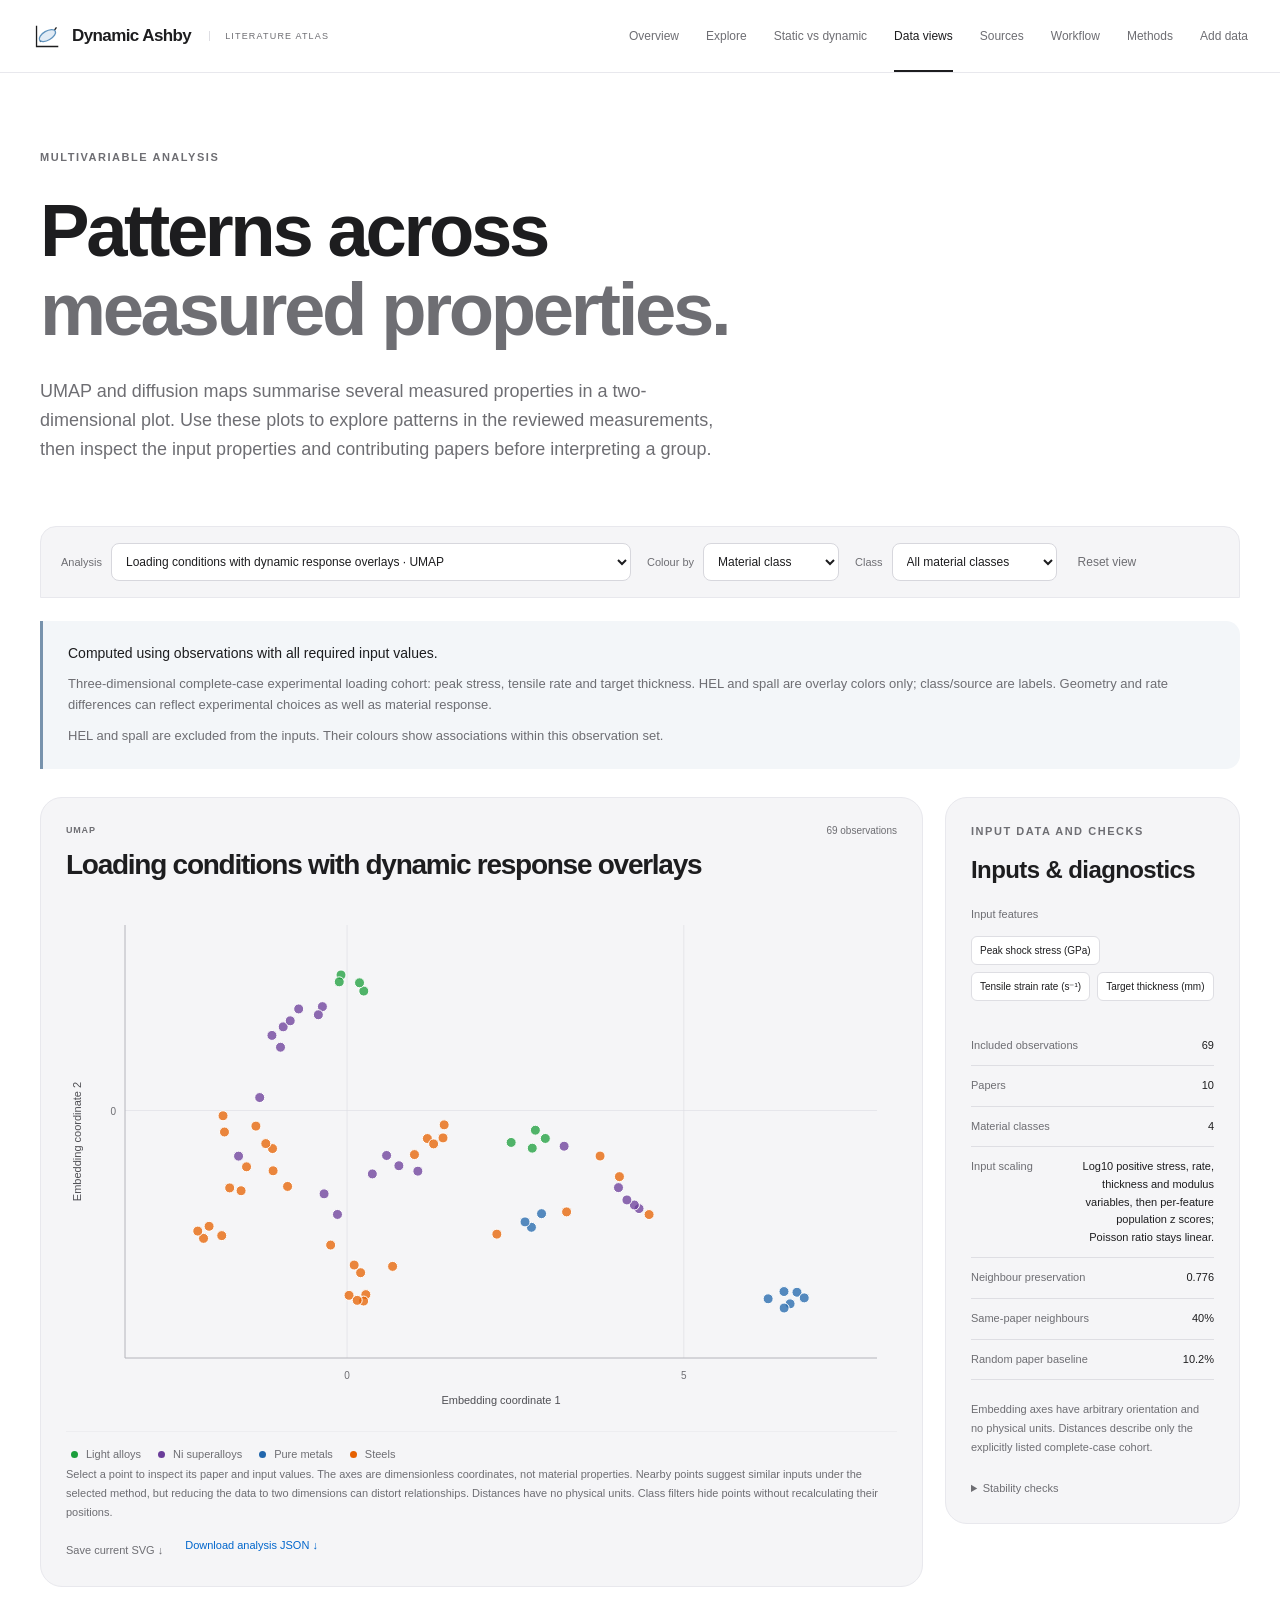
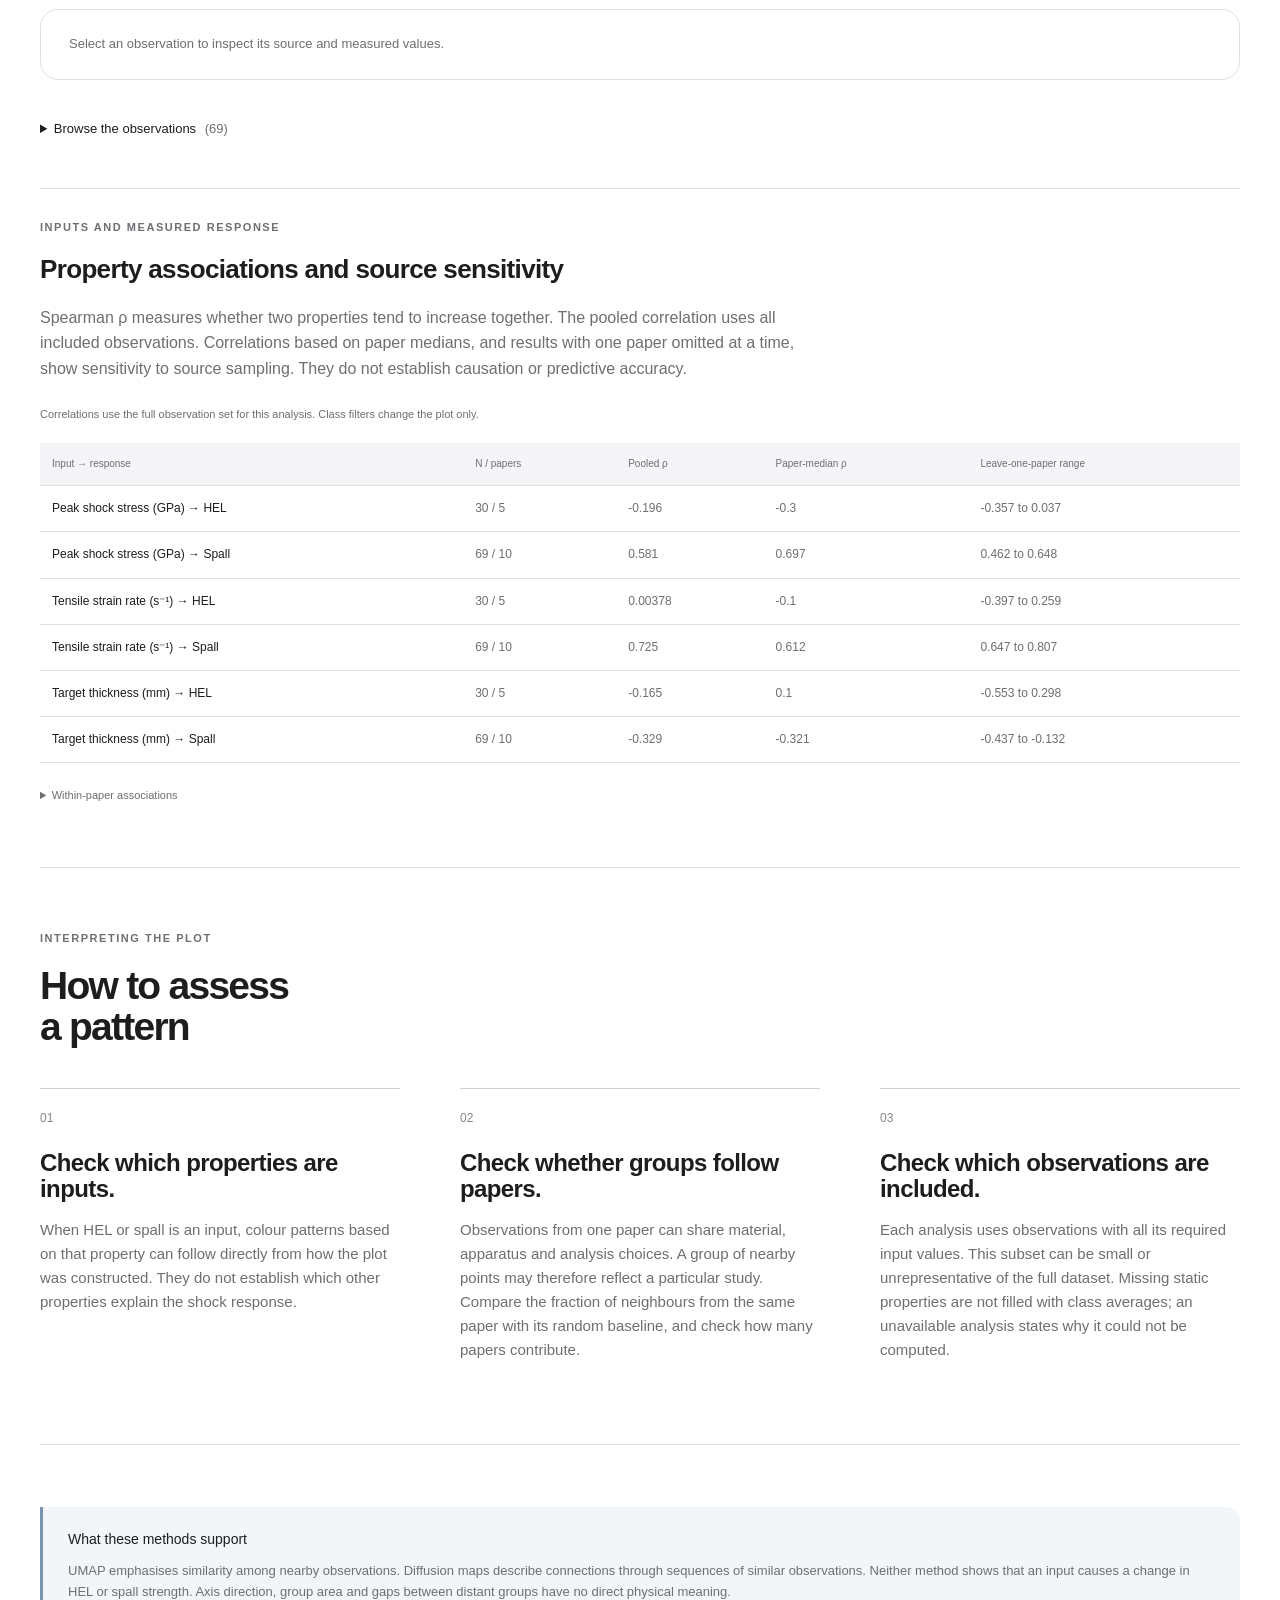
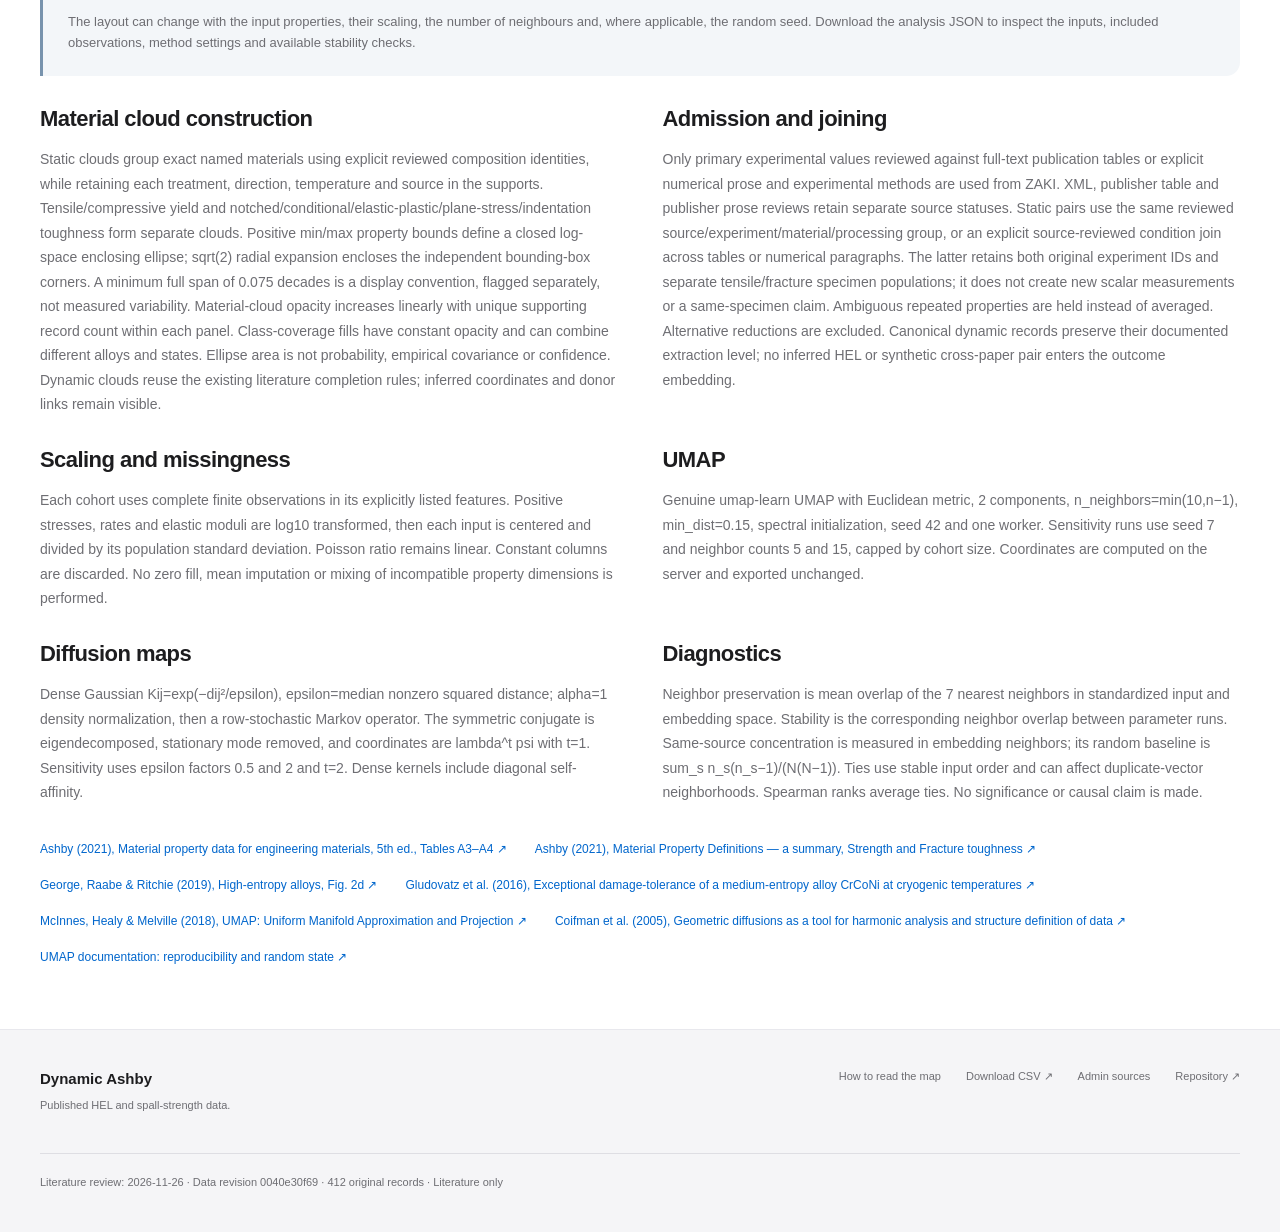
<file: embeddings.html>
<!doctype html>
<html lang="en">
<head>
  <meta charset="utf-8">
  <meta name="viewport" content="width=device-width, initial-scale=1">
  <meta name="description" content="Literature maps of Hugoniot elastic limit and spall strength, with material conditions, experimental methods and source references.">
  <meta name="theme-color" content="#f5f5f7">
  <title>Multivariable data views — Dynamic Ashby</title>
  <link rel="icon" href="assets/favicon.svg" type="image/svg+xml">
  <link rel="stylesheet" href="assets/styles.css">
  <script type="module" src="assets/app.js"></script>
  <script type="module" src="assets/analysis.js"></script>
</head>
<body data-page="embeddings">
  <a class="skip" href="#main">Skip to content</a>
  <header class="site-header">
    <div class="nav-shell">
      <a class="brand" href="index.html" aria-label="Dynamic Ashby home"><svg viewBox="0 0 32 32" aria-hidden="true"><path d="M5 4v23h24M9 22l5-8 5 3 8-11"/><ellipse cx="17" cy="15" rx="10" ry="5" transform="rotate(-30 17 15)"/></svg>Dynamic Ashby<span class="brand-tag">LITERATURE ATLAS</span></a>
      <button class="menu-button" type="button" aria-expanded="false" aria-controls="main-nav">Menu <span>+</span></button>
      <nav id="main-nav" aria-label="Main navigation"><a href="index.html">Overview</a><a href="explore.html">Explore</a><a href="static-dynamic.html">Static vs dynamic</a><a href="embeddings.html" aria-current="page">Data views</a><a href="sources.html">Sources</a><a href="workflow.html">Workflow</a><a href="methods.html">Methods</a><a href="contribute.html">Add data</a></nav>
    </div>
  </header>
  <main id="main"><section class="page-intro page-width"><p class="eyebrow">Multivariable analysis</p><h1>Patterns across<br><span>measured properties.</span></h1><p>UMAP and diffusion maps summarise several measured properties in a two-dimensional plot. Use these plots to explore patterns in the reviewed measurements, then inspect the input properties and contributing papers before interpreting a group.</p></section>
<section class="analysis-section page-width analysis-explorer" data-analysis-page="embeddings">
  <div class="filter-bar analysis-filters"><label>Analysis<select id="embedding-select" aria-label="Embedding method and cohort"></select></label><label>Colour by<select id="embedding-color"><option value="class">Material class</option><option value="spall">Spall strength</option><option value="hel">HEL</option></select></label><label>Class<select id="embedding-class"><option value="">All material classes</option></select></label><button class="quiet-button" id="embedding-reset" type="button">Reset view</button></div>
  <div id="embedding-status" class="evidence-callout" role="status">Loading the multivariable analysis…</div>
  <div class="analysis-embedding-layout"><article class="analysis-card"><div class="analysis-card-heading"><div><p class="eyebrow" id="embedding-method-label">Precomputed coordinates</p><h2 id="embedding-title">Two-dimensional property view</h2></div><span id="embedding-count" class="analysis-count"></span></div><div id="embedding-plot" class="analysis-plot embedding-plot" aria-label="Interactive two-dimensional embedding"></div><div id="embedding-legend" class="class-legend"></div><p class="analysis-caption">Select a point to inspect its paper and input values. The axes are dimensionless coordinates, not material properties. Nearby points suggest similar inputs under the selected method, but reducing the data to two dimensions can distort relationships. Distances have no physical units. Class filters hide points without recalculating their positions.</p><div class="toolbar-actions analysis-export"><button class="quiet-button" id="embedding-export" type="button">Save current SVG ↓</button><a href="data/analysis.json" download>Download analysis JSON ↓</a></div></article><aside class="analysis-card embedding-side"><p class="eyebrow">Input data and checks</p><h3>Inputs & diagnostics</h3><div id="embedding-inputs"></div></aside></div>
  <aside id="embedding-selection" class="analysis-selection" aria-live="polite"><p>Select an observation to inspect its source and measured values.</p></aside>
  <details class="analysis-records"><summary>Browse the observations <span id="embedding-record-count"></span></summary><div id="embedding-records" class="analysis-record-list"></div></details>
  <div id="embedding-associations" class="analysis-associations"></div>
</section>
<section class="analysis-section page-width"><p class="eyebrow">Interpreting the plot</p><h2>How to assess<br>a pattern</h2><div class="feature-grid embedding-reading"><article><span class="feature-number">01</span><h3>Check which properties are inputs.</h3><p>When HEL or spall is an input, colour patterns based on that property can follow directly from how the plot was constructed. They do not establish which other properties explain the shock response.</p></article><article><span class="feature-number">02</span><h3>Check whether groups follow papers.</h3><p>Observations from one paper can share material, apparatus and analysis choices. A group of nearby points may therefore reflect a particular study. Compare the fraction of neighbours from the same paper with its random baseline, and check how many papers contribute.</p></article><article><span class="feature-number">03</span><h3>Check which observations are included.</h3><p>Each analysis uses observations with all its required input values. This subset can be small or unrepresentative of the full dataset. Missing static properties are not filled with class averages; an unavailable analysis states why it could not be computed.</p></article></div></section>
<section class="analysis-section page-width"><div class="evidence-callout"><strong>What these methods support</strong><p>UMAP emphasises similarity among nearby observations. Diffusion maps describe connections through sequences of similar observations. Neither method shows that an input causes a change in HEL or spall strength. Axis direction, group area and gaps between distant groups have no direct physical meaning.</p><p>The layout can change with the input properties, their scaling, the number of neighbours and, where applicable, the random seed. Download the analysis JSON to inspect the inputs, included observations, method settings and available stability checks.</p></div><div id="embedding-methods" class="analysis-methods"></div><div id="embedding-references" class="analysis-references"></div></section>
</main>
  <footer class="site-footer">
    <div><a class="footer-brand" href="index.html">Dynamic Ashby</a><p>Published HEL and spall-strength data.</p></div>
    <div class="footer-links"><a href="methods.html">How to read the map</a><a href="data/literature.csv" download>Download CSV ↗</a><a href="admin.html">Admin sources</a><a href="https://github.com/Piyushjhu/Dynamic-Ashby-Atlas" target="_blank" rel="noopener noreferrer">Repository ↗</a></div>
    <p class="build-note" data-build-note>Loading the literature compilation…</p>
  </footer>
  <div id="toast" class="toast" role="status"></div>
</body>
</html>
</file>
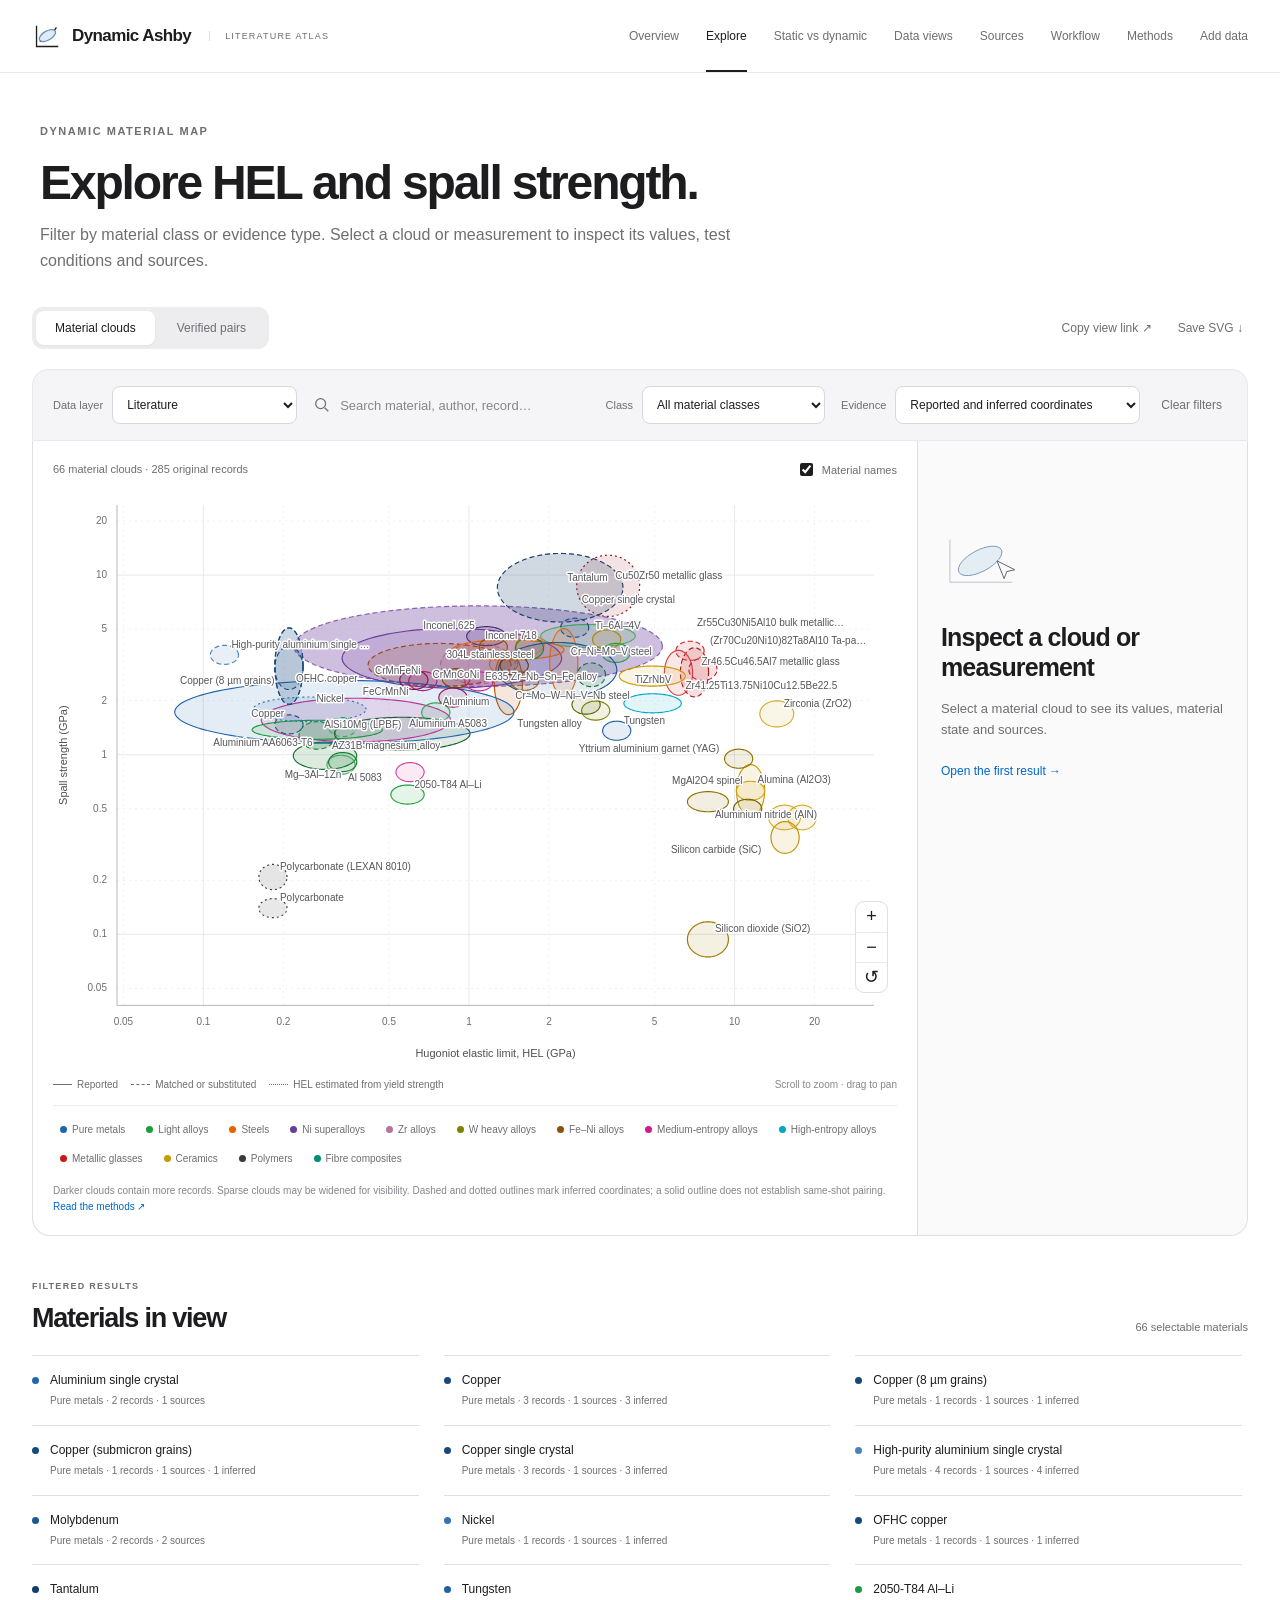
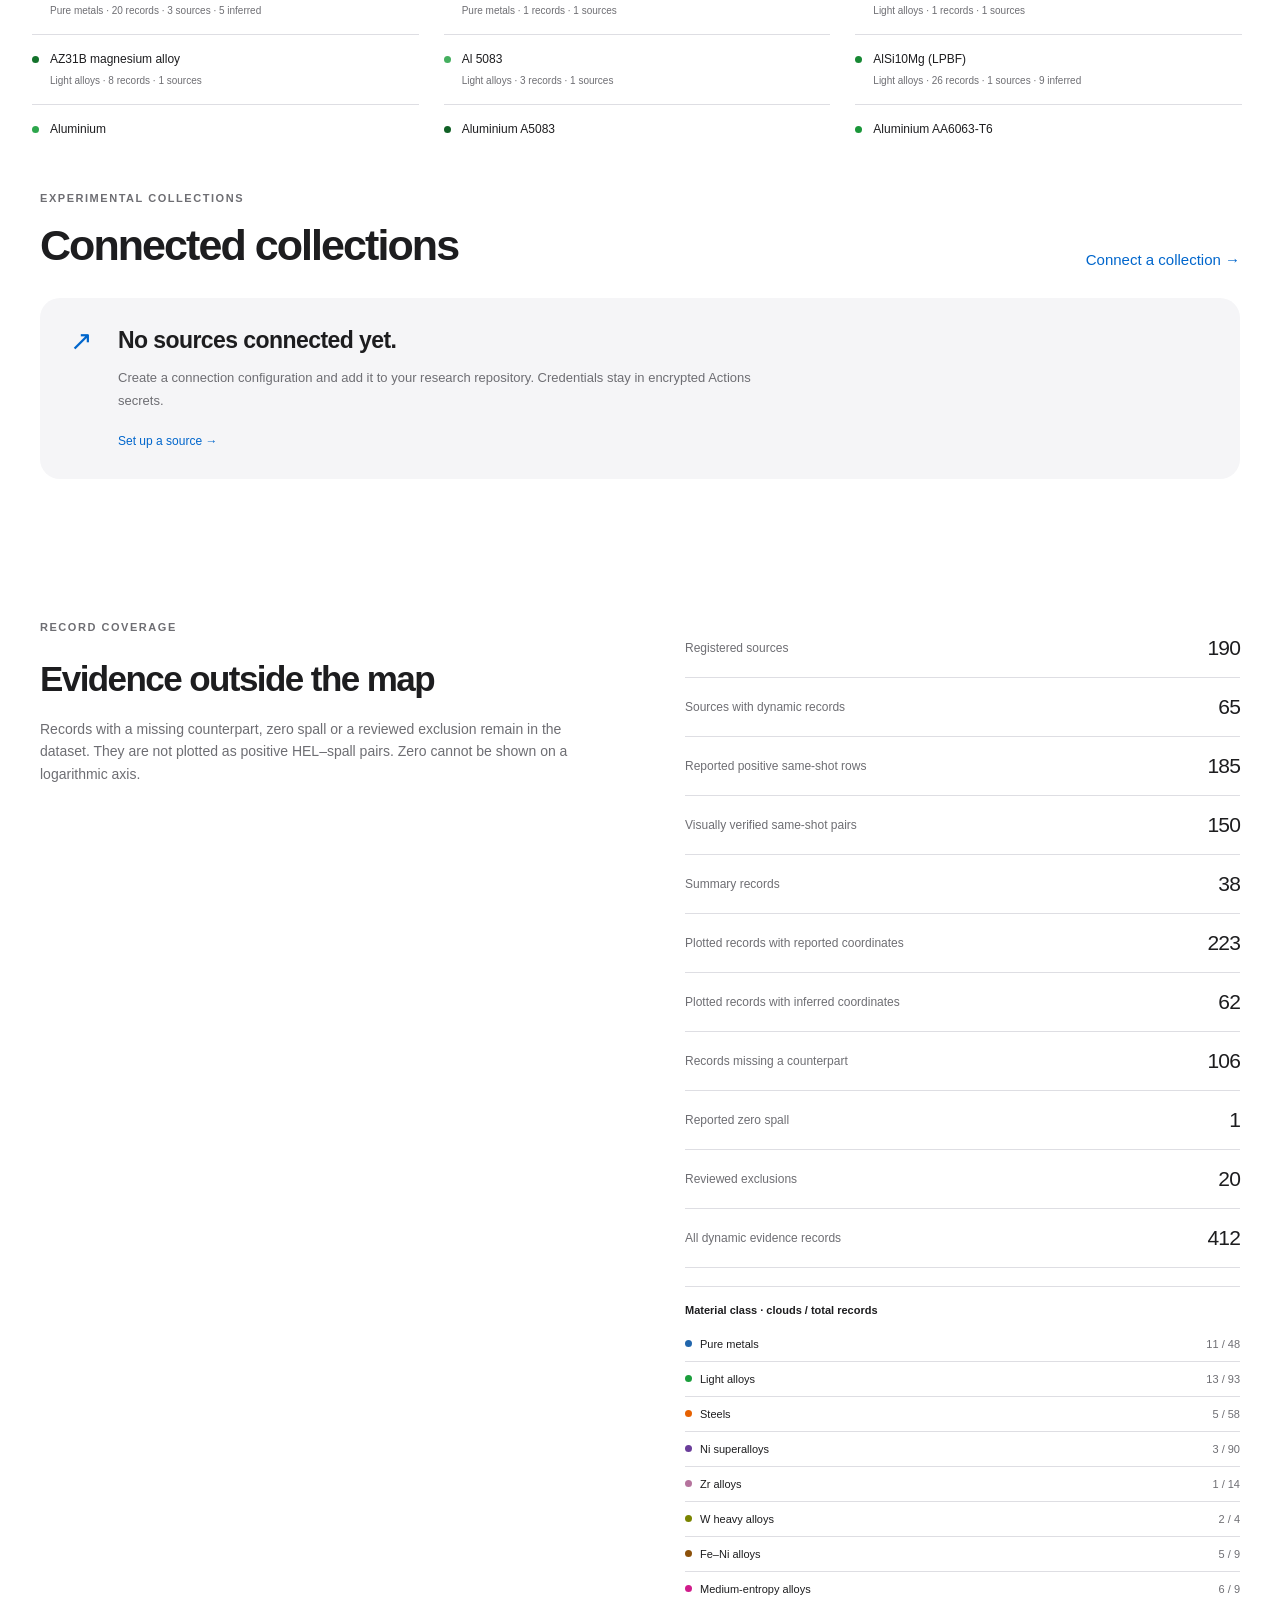
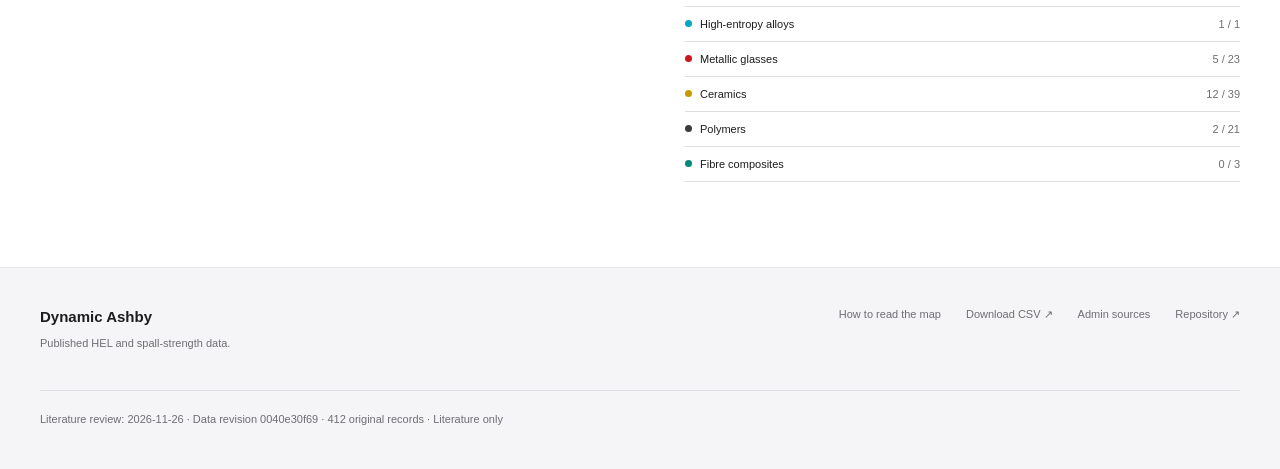
<file: explore.html>
<!doctype html>
<html lang="en">
<head>
  <meta charset="utf-8">
  <meta name="viewport" content="width=device-width, initial-scale=1">
  <meta name="description" content="Literature maps of Hugoniot elastic limit and spall strength, with material conditions, experimental methods and source references.">
  <meta name="theme-color" content="#f5f5f7">
  <title>Dynamic material map — Dynamic Ashby</title>
  <link rel="icon" href="assets/favicon.svg" type="image/svg+xml">
  <link rel="stylesheet" href="assets/styles.css">
  <script type="module" src="assets/app.js"></script>
  <script type="module" src="assets/analysis.js"></script>
</head>
<body data-page="explore">
  <a class="skip" href="#main">Skip to content</a>
  <header class="site-header">
    <div class="nav-shell">
      <a class="brand" href="index.html" aria-label="Dynamic Ashby home"><svg viewBox="0 0 32 32" aria-hidden="true"><path d="M5 4v23h24M9 22l5-8 5 3 8-11"/><ellipse cx="17" cy="15" rx="10" ry="5" transform="rotate(-30 17 15)"/></svg>Dynamic Ashby<span class="brand-tag">LITERATURE ATLAS</span></a>
      <button class="menu-button" type="button" aria-expanded="false" aria-controls="main-nav">Menu <span>+</span></button>
      <nav id="main-nav" aria-label="Main navigation"><a href="index.html">Overview</a><a href="explore.html" aria-current="page">Explore</a><a href="static-dynamic.html">Static vs dynamic</a><a href="embeddings.html">Data views</a><a href="sources.html">Sources</a><a href="workflow.html">Workflow</a><a href="methods.html">Methods</a><a href="contribute.html">Add data</a></nav>
    </div>
  </header>
  <main id="main"><section class="page-intro page-width compact"><p class="eyebrow">Dynamic material map</p><h1>Explore HEL and spall strength.</h1><p>Filter by material class or evidence type. Select a cloud or measurement to inspect its values, test conditions and sources.</p></section>
<section class="explorer page-width" aria-label="Interactive material explorer">
  <div class="explorer-toolbar">
    <div class="segmented" role="group" aria-label="Plot view"><button type="button" data-view="clouds" aria-pressed="true">Material clouds</button><button type="button" data-view="pairs" aria-pressed="false">Verified pairs</button></div>
    <div class="toolbar-actions"><button class="quiet-button" type="button" id="share-view">Copy view link ↗</button><button class="quiet-button" type="button" id="export-svg">Save SVG ↓</button></div>
  </div>
  <div class="filter-bar">
    <label>Data layer<select id="data-layer"><option value="literature">Literature</option><option value="connected">Connected experiments</option><option value="both">Both</option></select></label>
    <label class="search-field"><span class="sr-only">Search materials and sources</span><svg viewBox="0 0 20 20" aria-hidden="true"><circle cx="8.5" cy="8.5" r="5.5"/><path d="m13 13 4 4"/></svg><input id="plot-search" type="search" placeholder="Search material, author, record…" autocomplete="off"></label>
    <label>Class<select id="class-filter"><option value="">All material classes</option></select></label>
    <label>Evidence<select id="evidence-filter"><option value="all">Reported and inferred coordinates</option><option value="reported">Reported coordinates only</option><option value="inferred">Records with inferred coordinates</option></select></label>
    <button type="button" class="quiet-button" id="clear-filters">Clear filters</button>
  </div>
  <div id="connected-layer-note" class="connected-layer-note" role="status" hidden></div>
  <div class="explorer-body">
    <div class="map-panel">
      <div class="map-topline"><p id="map-count" role="status">Loading records…</p><label class="checkbox"><input id="show-labels" type="checkbox" checked> Material names</label></div>
      <div class="map-frame"><div id="main-plot" class="main-plot"></div><div class="zoom-tools" aria-label="Plot navigation"><button id="zoom-in" type="button" aria-label="Zoom in">+</button><button id="zoom-out" type="button" aria-label="Zoom out">−</button><button id="zoom-reset" type="button" aria-label="Reset zoom">↺</button></div></div>
      <div class="plot-key"><span><i class="line-sample"></i> Reported</span><span><i class="line-sample matched"></i> Matched or substituted</span><span><i class="line-sample modeled"></i> HEL estimated from yield strength</span><span class="plot-hint">Scroll to zoom · drag to pan</span></div>
      <div id="class-legend" class="class-legend" aria-label="Filter by material class"></div>
      <p class="map-footnote">Darker clouds contain more records. Sparse clouds may be widened for visibility. Dashed and dotted outlines mark inferred coordinates; a solid outline does not establish same-shot pairing. <a href="methods.html">Read the methods ↗</a></p>
    </div>
    <aside id="selection-panel" class="selection-panel" aria-label="Selected evidence" aria-live="polite"></aside>
  </div>
  <div class="results-section"><div class="results-heading"><div><p class="eyebrow">Filtered results</p><h2 id="result-title">Materials in view</h2></div><span id="result-count"></span></div><div id="material-results" class="material-results"></div></div>
</section>
<section class="page-width connection-status-section" id="connected-status-section"><div class="connection-section-heading"><div><p class="eyebrow">Experimental collections</p><h2>Connected collections</h2></div><a class="text-link" href="contribute.html#connect-source">Connect a collection →</a></div><div id="connection-status" class="connection-status" aria-live="polite">Loading source status…</div></section>
<section class="coverage-section page-width"><div><p class="eyebrow">Record coverage</p><h2>Evidence outside the map</h2><p>Records with a missing counterpart, zero spall or a reviewed exclusion remain in the dataset. They are not plotted as positive HEL–spall pairs. Zero cannot be shown on a logarithmic axis.</p></div><div id="coverage-ledger"></div></section>
<div id="plot-tooltip" class="plot-tooltip" role="tooltip" hidden></div>
</main>
  <footer class="site-footer">
    <div><a class="footer-brand" href="index.html">Dynamic Ashby</a><p>Published HEL and spall-strength data.</p></div>
    <div class="footer-links"><a href="methods.html">How to read the map</a><a href="data/literature.csv" download>Download CSV ↗</a><a href="admin.html">Admin sources</a><a href="https://github.com/Piyushjhu/Dynamic-Ashby-Atlas" target="_blank" rel="noopener noreferrer">Repository ↗</a></div>
    <p class="build-note" data-build-note>Loading the literature compilation…</p>
  </footer>
  <div id="toast" class="toast" role="status"></div>
</body>
</html>
</file>
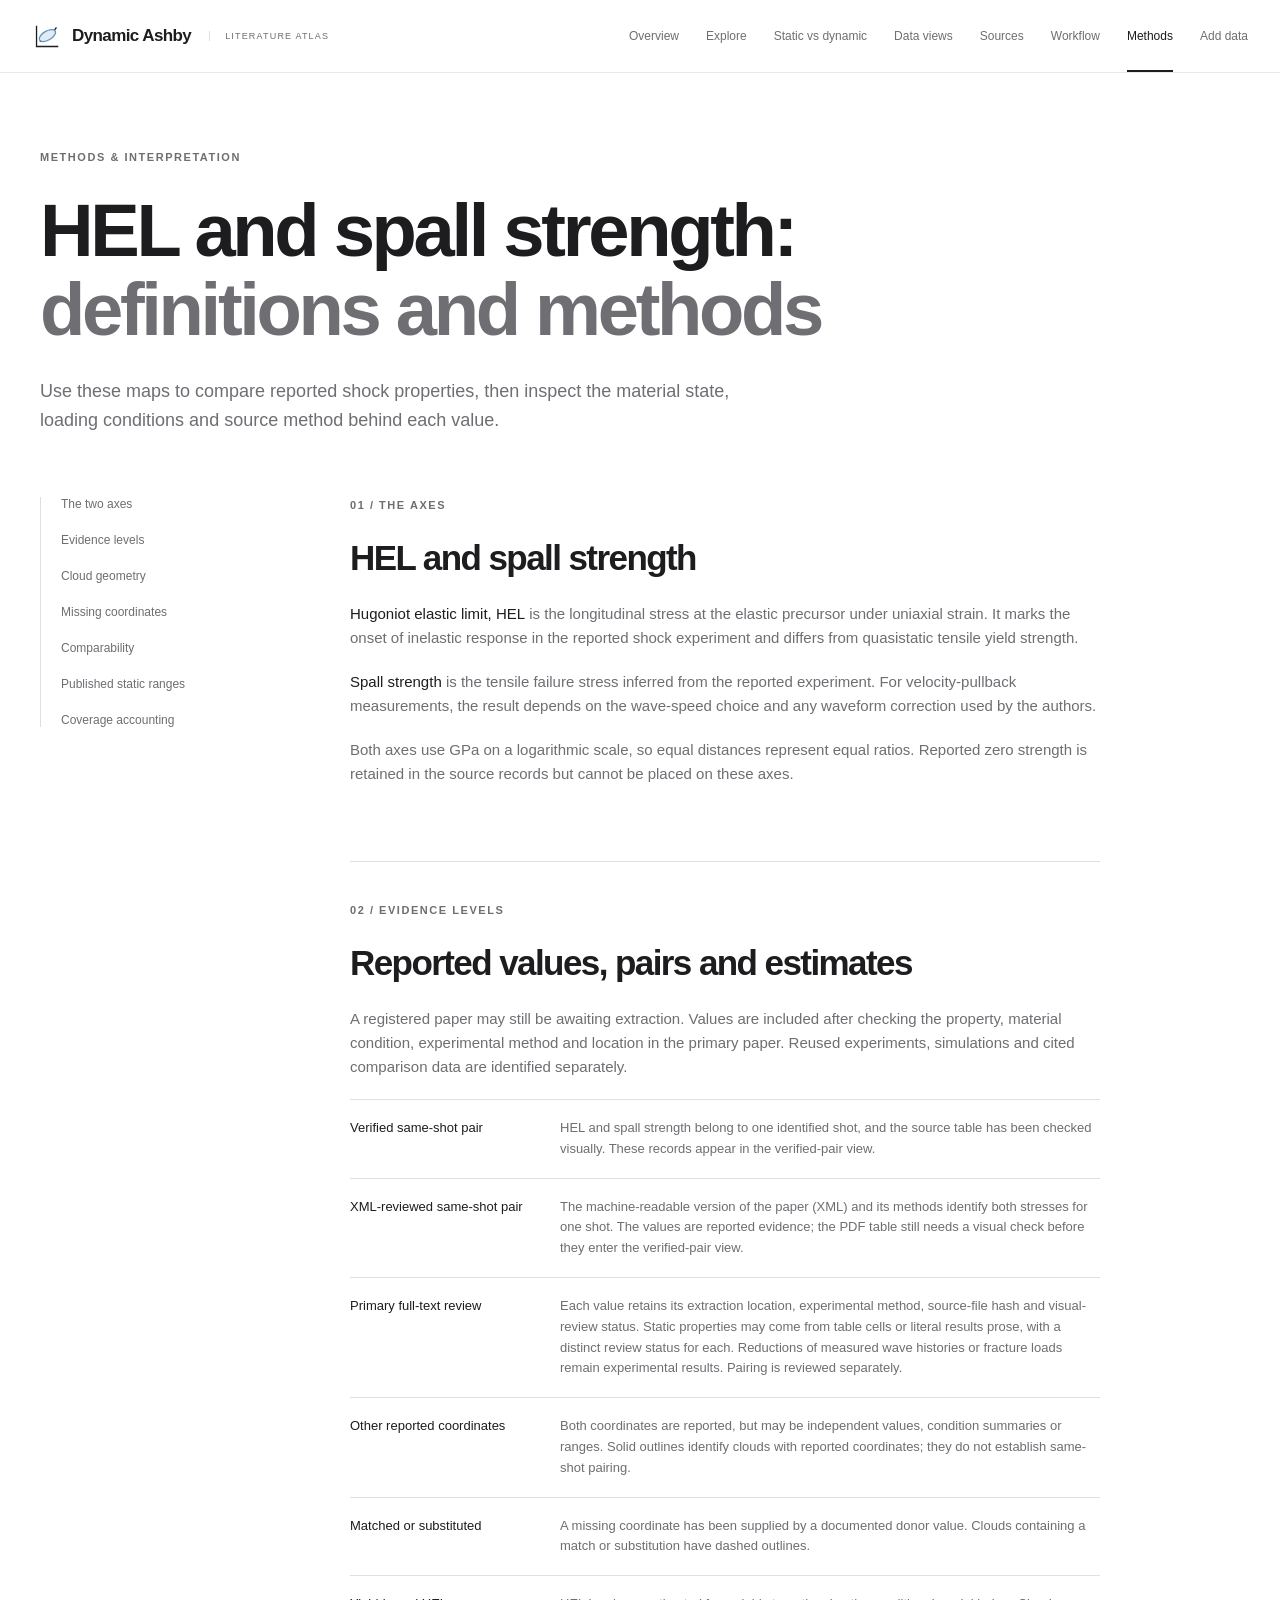
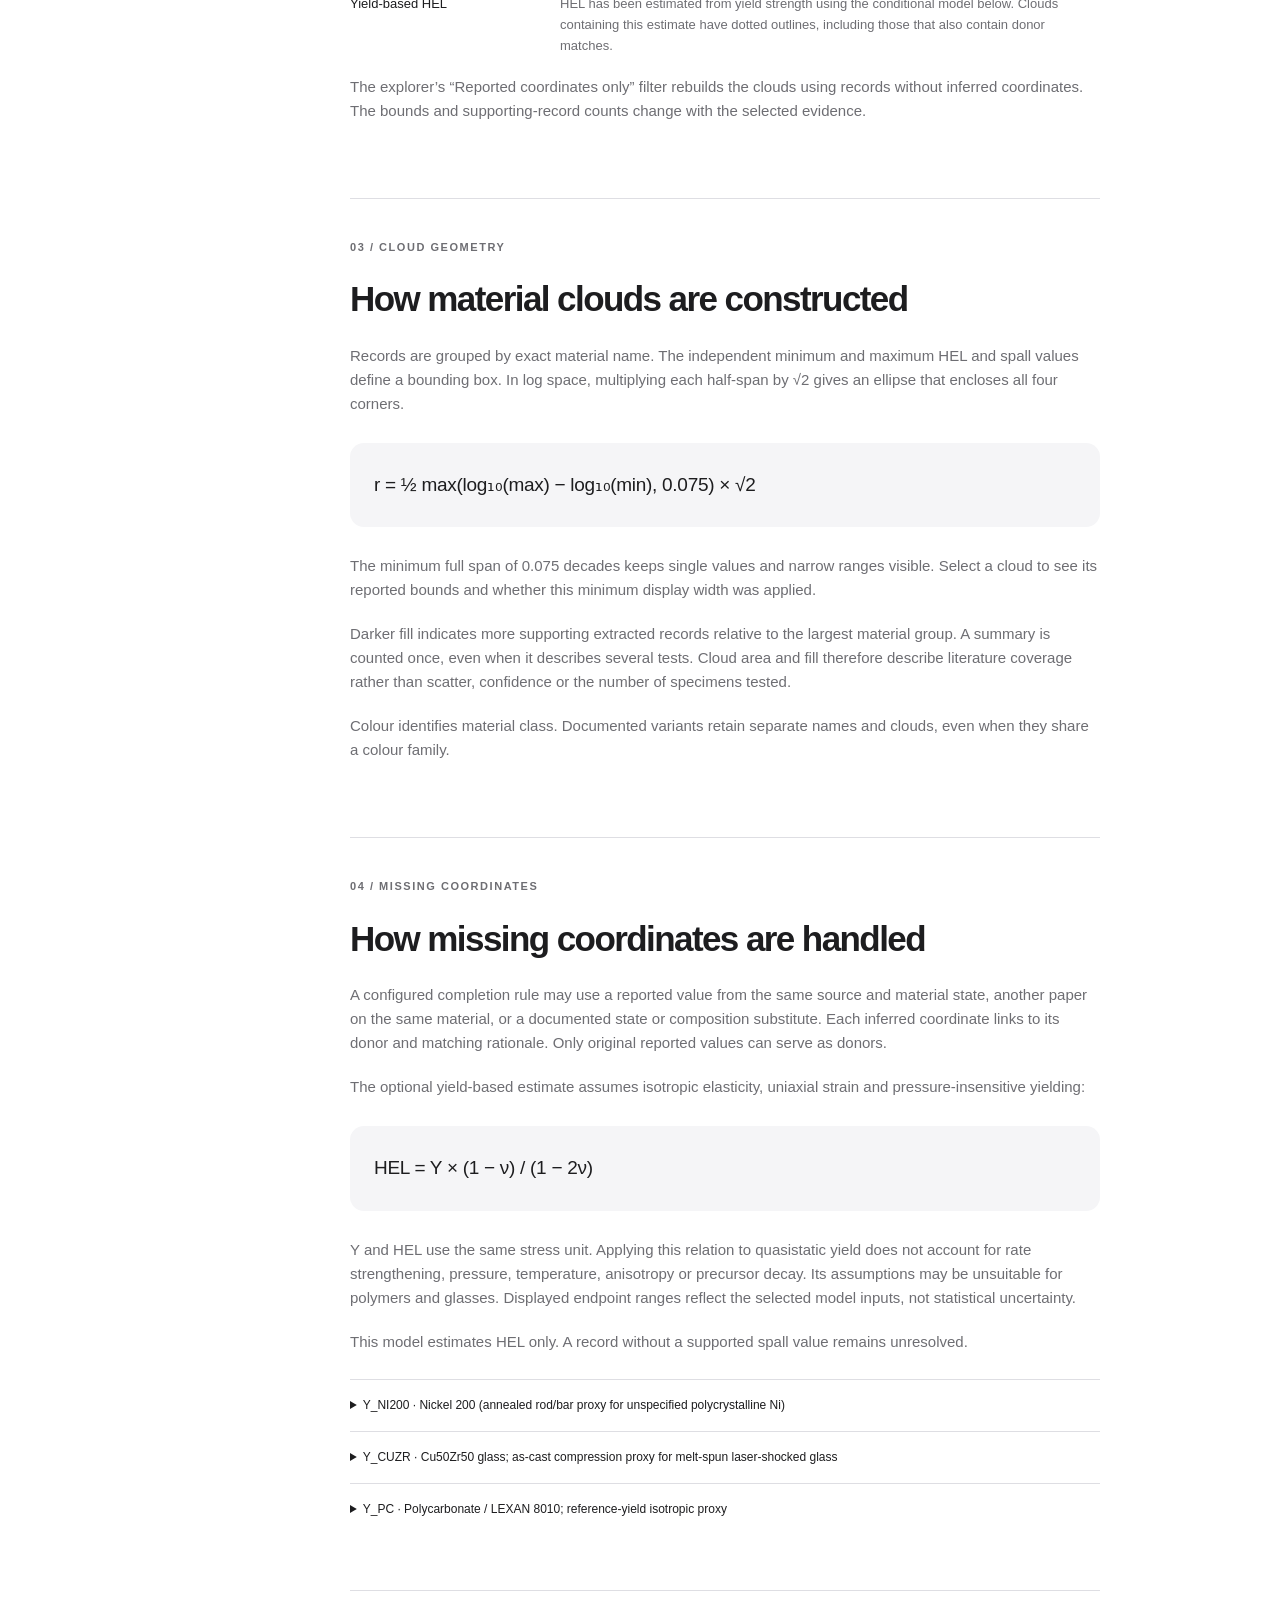
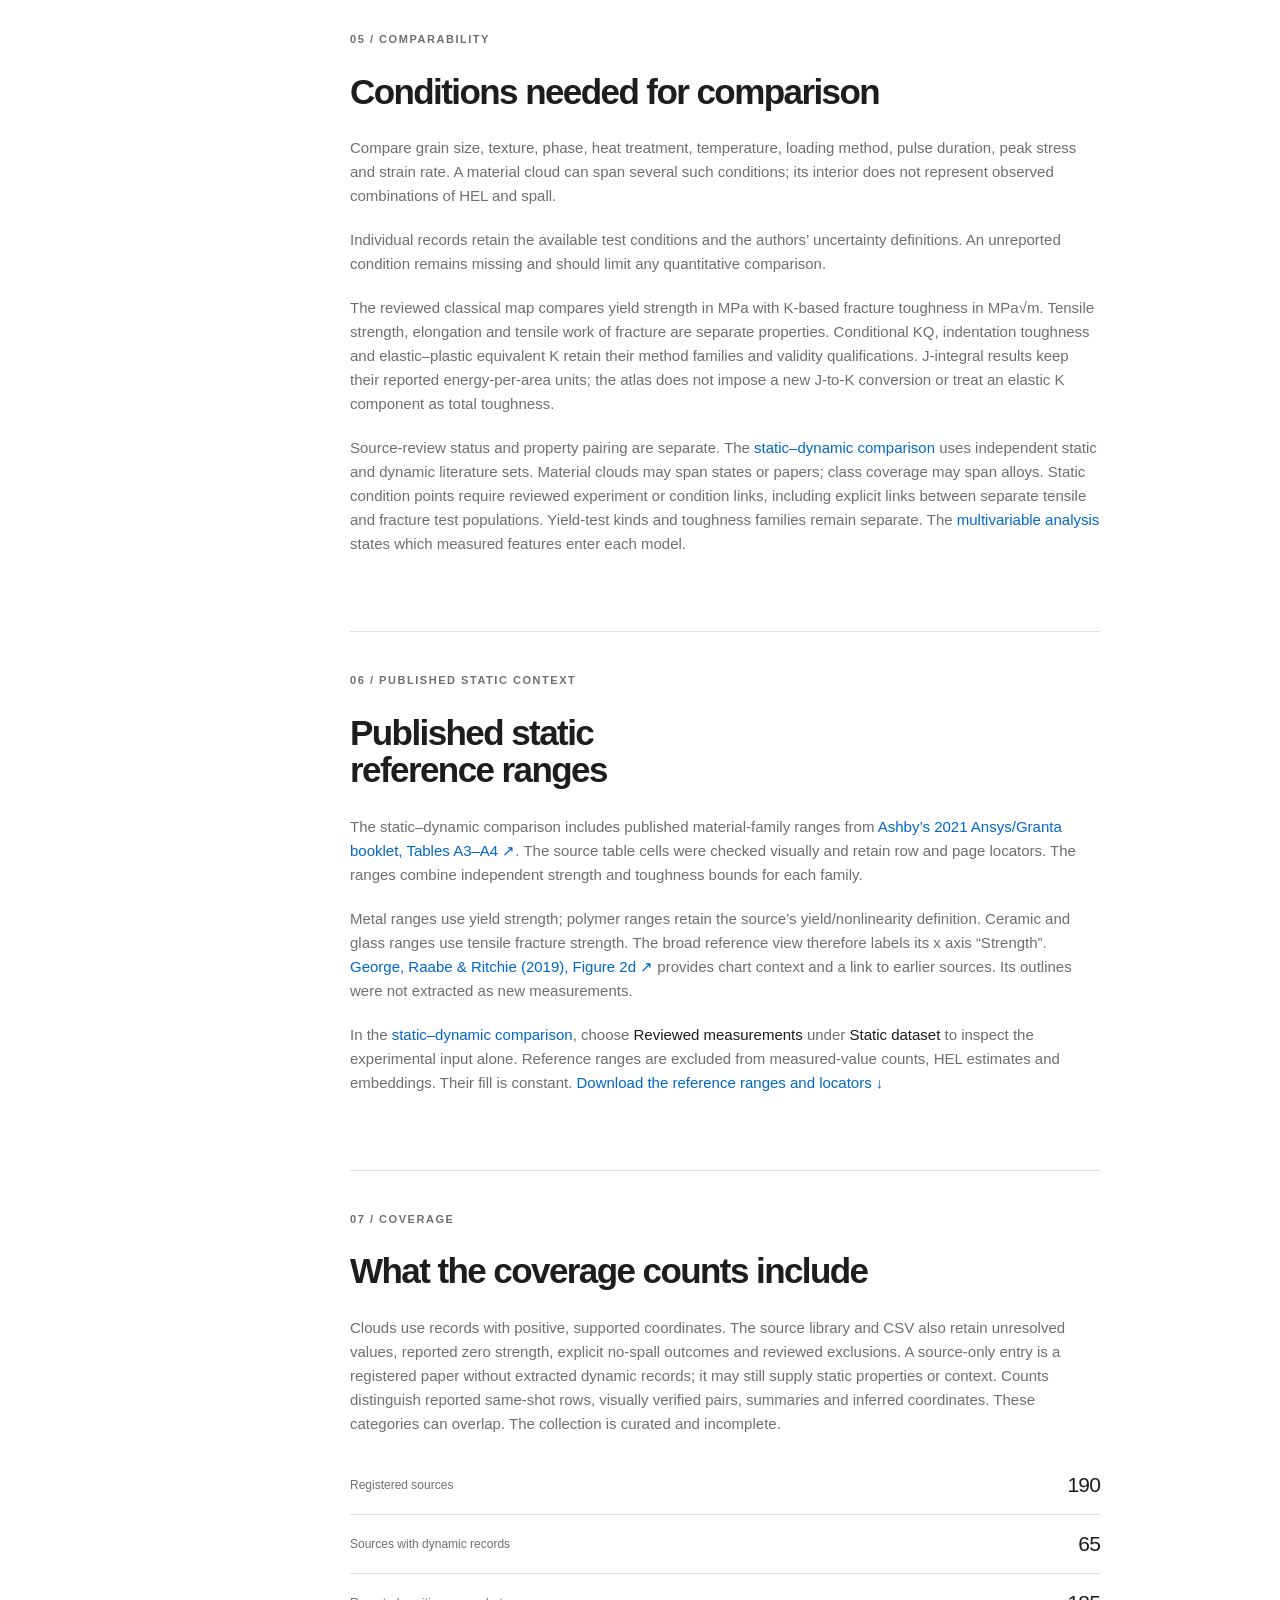
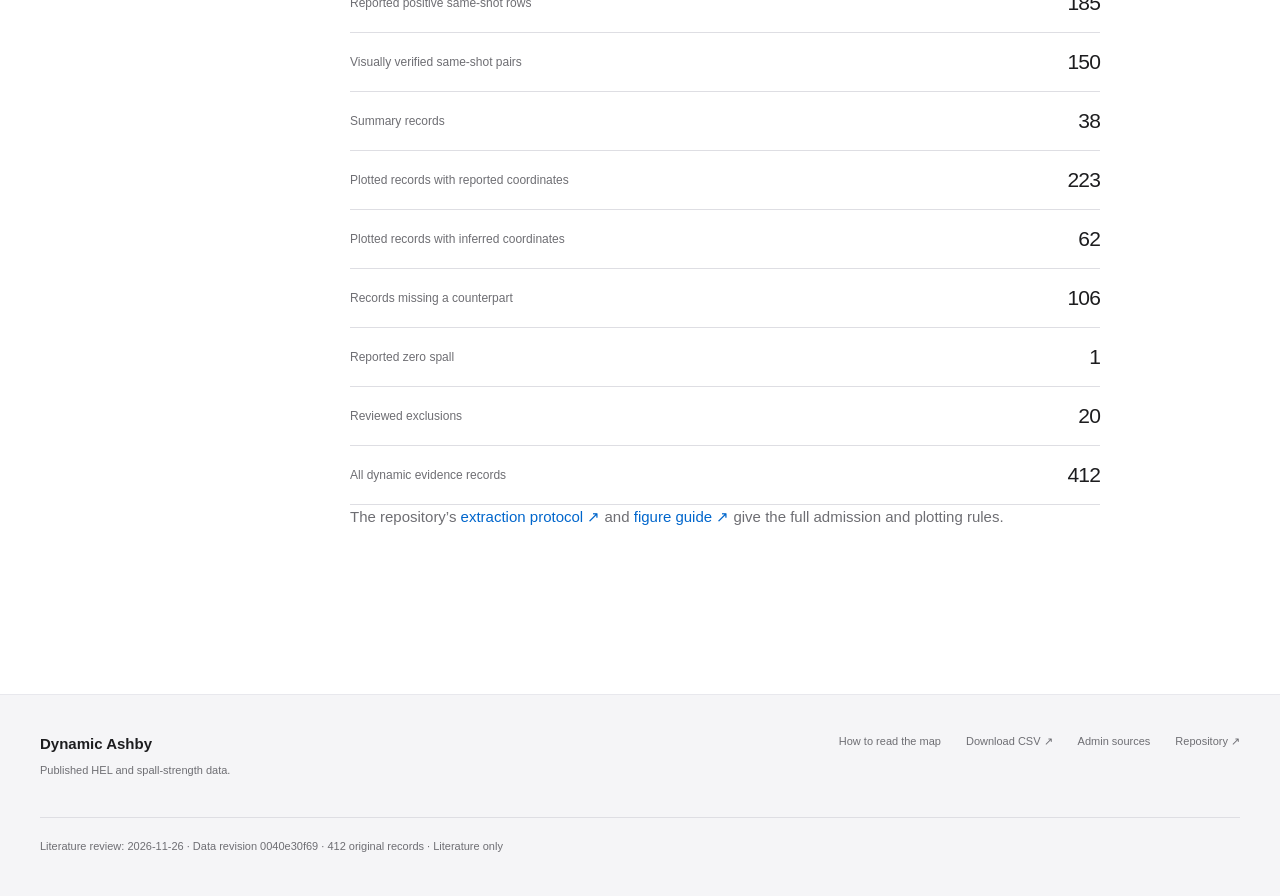
<file: methods.html>
<!doctype html>
<html lang="en">
<head>
  <meta charset="utf-8">
  <meta name="viewport" content="width=device-width, initial-scale=1">
  <meta name="description" content="Literature maps of Hugoniot elastic limit and spall strength, with material conditions, experimental methods and source references.">
  <meta name="theme-color" content="#f5f5f7">
  <title>Definitions and plotting methods — Dynamic Ashby</title>
  <link rel="icon" href="assets/favicon.svg" type="image/svg+xml">
  <link rel="stylesheet" href="assets/styles.css">
  <script type="module" src="assets/app.js"></script>
  <script type="module" src="assets/analysis.js"></script>
</head>
<body data-page="methods">
  <a class="skip" href="#main">Skip to content</a>
  <header class="site-header">
    <div class="nav-shell">
      <a class="brand" href="index.html" aria-label="Dynamic Ashby home"><svg viewBox="0 0 32 32" aria-hidden="true"><path d="M5 4v23h24M9 22l5-8 5 3 8-11"/><ellipse cx="17" cy="15" rx="10" ry="5" transform="rotate(-30 17 15)"/></svg>Dynamic Ashby<span class="brand-tag">LITERATURE ATLAS</span></a>
      <button class="menu-button" type="button" aria-expanded="false" aria-controls="main-nav">Menu <span>+</span></button>
      <nav id="main-nav" aria-label="Main navigation"><a href="index.html">Overview</a><a href="explore.html">Explore</a><a href="static-dynamic.html">Static vs dynamic</a><a href="embeddings.html">Data views</a><a href="sources.html">Sources</a><a href="workflow.html">Workflow</a><a href="methods.html" aria-current="page">Methods</a><a href="contribute.html">Add data</a></nav>
    </div>
  </header>
  <main id="main"><section class="page-intro page-width"><p class="eyebrow">Methods & interpretation</p><h1>HEL and spall strength:<br><span>definitions and methods</span></h1><p>Use these maps to compare reported shock properties, then inspect the material state, loading conditions and source method behind each value.</p></section>
<div class="reading-layout page-width"><nav class="reading-nav" aria-label="Methods sections"><a href="#axes">The two axes</a><a href="#evidence">Evidence levels</a><a href="#geometry">Cloud geometry</a><a href="#completion">Missing coordinates</a><a href="#conditions">Comparability</a><a href="#published-reference">Published static ranges</a><a href="#coverage">Coverage accounting</a></nav><div class="reading-content">
  <section id="axes"><p class="eyebrow">01 / The axes</p><h2>HEL and spall strength</h2><p><strong>Hugoniot elastic limit, HEL</strong> is the longitudinal stress at the elastic precursor under uniaxial strain. It marks the onset of inelastic response in the reported shock experiment and differs from quasistatic tensile yield strength.</p><p><strong>Spall strength</strong> is the tensile failure stress inferred from the reported experiment. For velocity-pullback measurements, the result depends on the wave-speed choice and any waveform correction used by the authors.</p><p>Both axes use GPa on a logarithmic scale, so equal distances represent equal ratios. Reported zero strength is retained in the source records but cannot be placed on these axes.</p></section>
  <section id="evidence"><p class="eyebrow">02 / Evidence levels</p><h2>Reported values, pairs and estimates</h2><p>A registered paper may still be awaiting extraction. Values are included after checking the property, material condition, experimental method and location in the primary paper. Reused experiments, simulations and cited comparison data are identified separately.</p><div class="definition-row"><strong>Verified same-shot pair</strong><p>HEL and spall strength belong to one identified shot, and the source table has been checked visually. These records appear in the verified-pair view.</p></div><div class="definition-row"><strong>XML-reviewed same-shot pair</strong><p>The machine-readable version of the paper (XML) and its methods identify both stresses for one shot. The values are reported evidence; the PDF table still needs a visual check before they enter the verified-pair view.</p></div><div class="definition-row"><strong>Primary full-text review</strong><p>Each value retains its extraction location, experimental method, source-file hash and visual-review status. Static properties may come from table cells or literal results prose, with a distinct review status for each. Reductions of measured wave histories or fracture loads remain experimental results. Pairing is reviewed separately.</p></div><div class="definition-row"><strong>Other reported coordinates</strong><p>Both coordinates are reported, but may be independent values, condition summaries or ranges. Solid outlines identify clouds with reported coordinates; they do not establish same-shot pairing.</p></div><div class="definition-row"><strong>Matched or substituted</strong><p>A missing coordinate has been supplied by a documented donor value. Clouds containing a match or substitution have dashed outlines.</p></div><div class="definition-row"><strong>Yield-based HEL</strong><p>HEL has been estimated from yield strength using the conditional model below. Clouds containing this estimate have dotted outlines, including those that also contain donor matches.</p></div><p>The explorer’s “Reported coordinates only” filter rebuilds the clouds using records without inferred coordinates. The bounds and supporting-record counts change with the selected evidence.</p></section>
  <section id="geometry"><p class="eyebrow">03 / Cloud geometry</p><h2>How material clouds are constructed</h2><p>Records are grouped by exact material name. The independent minimum and maximum HEL and spall values define a bounding box. In log space, multiplying each half-span by √2 gives an ellipse that encloses all four corners.</p><div class="formula">r = ½ max(log₁₀(max) − log₁₀(min), 0.075) × √2</div><p>The minimum full span of <span data-minimum-span>0.075</span> decades keeps single values and narrow ranges visible. Select a cloud to see its reported bounds and whether this minimum display width was applied.</p><p>Darker fill indicates more supporting extracted records relative to the largest material group. A summary is counted once, even when it describes several tests. Cloud area and fill therefore describe literature coverage rather than scatter, confidence or the number of specimens tested.</p><p>Colour identifies material class. Documented variants retain separate names and clouds, even when they share a colour family.</p></section>
  <section id="completion"><p class="eyebrow">04 / Missing coordinates</p><h2>How missing coordinates are handled</h2><p>A configured completion rule may use a reported value from the same source and material state, another paper on the same material, or a documented state or composition substitute. Each inferred coordinate links to its donor and matching rationale. Only original reported values can serve as donors.</p><p>The optional yield-based estimate assumes isotropic elasticity, uniaxial strain and pressure-insensitive yielding:</p><div class="formula">HEL = Y × (1 − ν) / (1 − 2ν)</div><p>Y and HEL use the same stress unit. Applying this relation to quasistatic yield does not account for rate strengthening, pressure, temperature, anisotropy or precursor decay. Its assumptions may be unsuitable for polymers and glasses. Displayed endpoint ranges reflect the selected model inputs, not statistical uncertainty.</p><p>This model estimates HEL only. A record without a supported spall value remains unresolved.</p><div id="model-summary" class="model-summary"></div></section>
  <section id="conditions"><p class="eyebrow">05 / Comparability</p><h2>Conditions needed for comparison</h2><p>Compare grain size, texture, phase, heat treatment, temperature, loading method, pulse duration, peak stress and strain rate. A material cloud can span several such conditions; its interior does not represent observed combinations of HEL and spall.</p><p>Individual records retain the available test conditions and the authors’ uncertainty definitions. An unreported condition remains missing and should limit any quantitative comparison.</p><p>The reviewed classical map compares yield strength in MPa with K-based fracture toughness in MPa√m. Tensile strength, elongation and tensile work of fracture are separate properties. Conditional KQ, indentation toughness and elastic–plastic equivalent K retain their method families and validity qualifications. J-integral results keep their reported energy-per-area units; the atlas does not impose a new J-to-K conversion or treat an elastic K component as total toughness.</p><p>Source-review status and property pairing are separate. The <a href="static-dynamic.html">static–dynamic comparison</a> uses independent static and dynamic literature sets. Material clouds may span states or papers; class coverage may span alloys. Static condition points require reviewed experiment or condition links, including explicit links between separate tensile and fracture test populations. Yield-test kinds and toughness families remain separate. The <a href="embeddings.html">multivariable analysis</a> states which measured features enter each model.</p></section>
  <section id="published-reference"><p class="eyebrow">06 / Published static context</p><h2>Published static<br>reference ranges</h2><p>The static–dynamic comparison includes published material-family ranges from <a href="https://ansys.synopsys.com/content/dam/amp/2021/august/webpage-requests/education-resources-dam-upload-batch-2/material-property-data-for-eng-materials-BOKENGEN21.pdf" target="_blank" rel="noopener noreferrer">Ashby’s 2021 Ansys/Granta booklet, Tables A3–A4 ↗</a>. The source table cells were checked visually and retain row and page locators. The ranges combine independent strength and toughness bounds for each family.</p><p>Metal ranges use yield strength; polymer ranges retain the source’s yield/nonlinearity definition. Ceramic and glass ranges use tensile fracture strength. The broad reference view therefore labels its x axis “Strength”. <a href="https://www.nature.com/articles/s41578-019-0121-4" target="_blank" rel="noopener noreferrer">George, Raabe &amp; Ritchie (2019), Figure 2d ↗</a> provides chart context and a link to earlier sources. Its outlines were not extracted as new measurements.</p><p>In the <a href="static-dynamic.html">static–dynamic comparison</a>, choose <strong>Reviewed measurements</strong> under <strong>Static dataset</strong> to inspect the experimental input alone. Reference ranges are excluded from measured-value counts, HEL estimates and embeddings. Their fill is constant. <a href="data/static-reference-ranges.csv" download>Download the reference ranges and locators ↓</a></p></section>
  <section id="coverage"><p class="eyebrow">07 / Coverage</p><h2>What the coverage counts include</h2><p>Clouds use records with positive, supported coordinates. The source library and CSV also retain unresolved values, reported zero strength, explicit no-spall outcomes and reviewed exclusions. A source-only entry is a registered paper without extracted dynamic records; it may still supply static properties or context. Counts distinguish reported same-shot rows, visually verified pairs, summaries and inferred coordinates. These categories can overlap. The collection is curated and incomplete.</p><div id="methods-coverage"></div><p>The repository’s <a href="https://github.com/Piyushjhu/Dynamic-Ashby-Atlas/blob/main/documentation/PROTOCOL.md" target="_blank" rel="noopener noreferrer">extraction protocol ↗</a> and <a href="https://github.com/Piyushjhu/Dynamic-Ashby-Atlas/blob/main/documentation/README_LITERATURE_CLOUDS.md" target="_blank" rel="noopener noreferrer">figure guide ↗</a> give the full admission and plotting rules.</p></section>
</div></div>
</main>
  <footer class="site-footer">
    <div><a class="footer-brand" href="index.html">Dynamic Ashby</a><p>Published HEL and spall-strength data.</p></div>
    <div class="footer-links"><a href="methods.html">How to read the map</a><a href="data/literature.csv" download>Download CSV ↗</a><a href="admin.html">Admin sources</a><a href="https://github.com/Piyushjhu/Dynamic-Ashby-Atlas" target="_blank" rel="noopener noreferrer">Repository ↗</a></div>
    <p class="build-note" data-build-note>Loading the literature compilation…</p>
  </footer>
  <div id="toast" class="toast" role="status"></div>
</body>
</html>
</file>
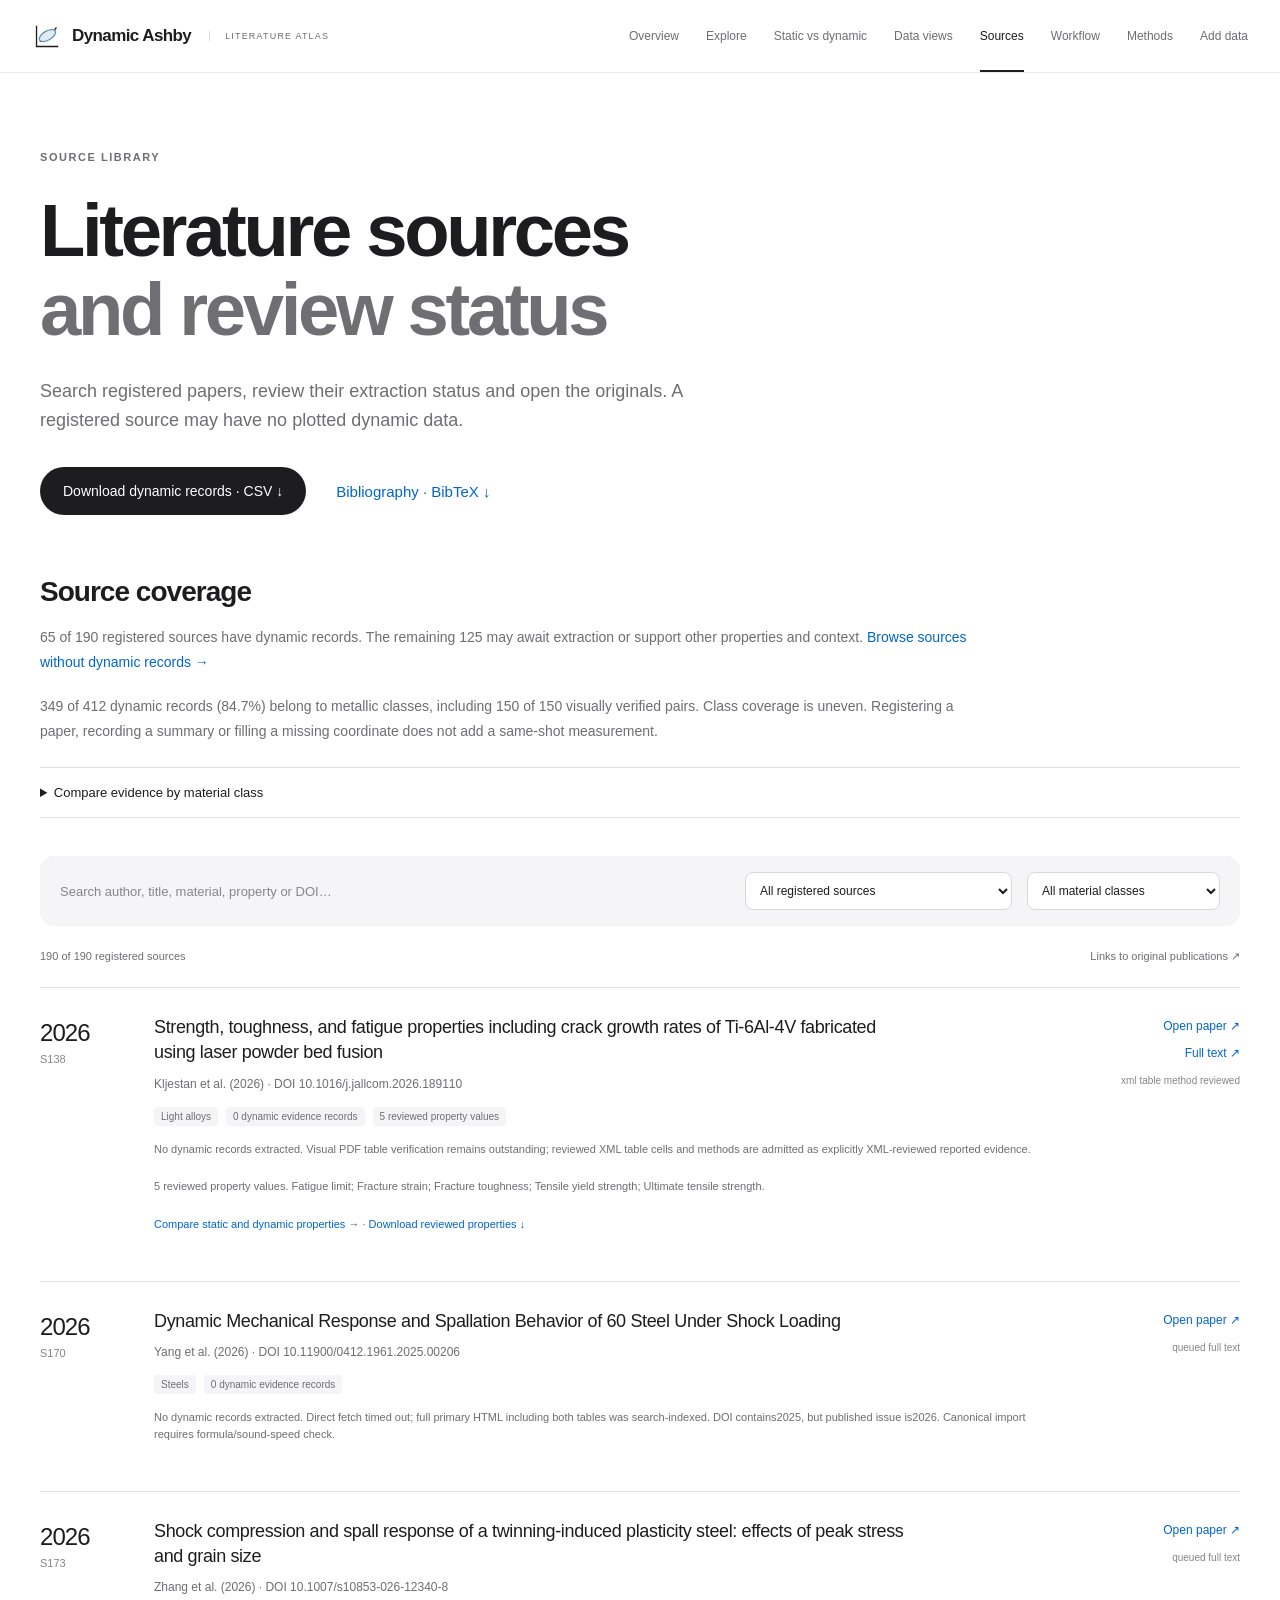
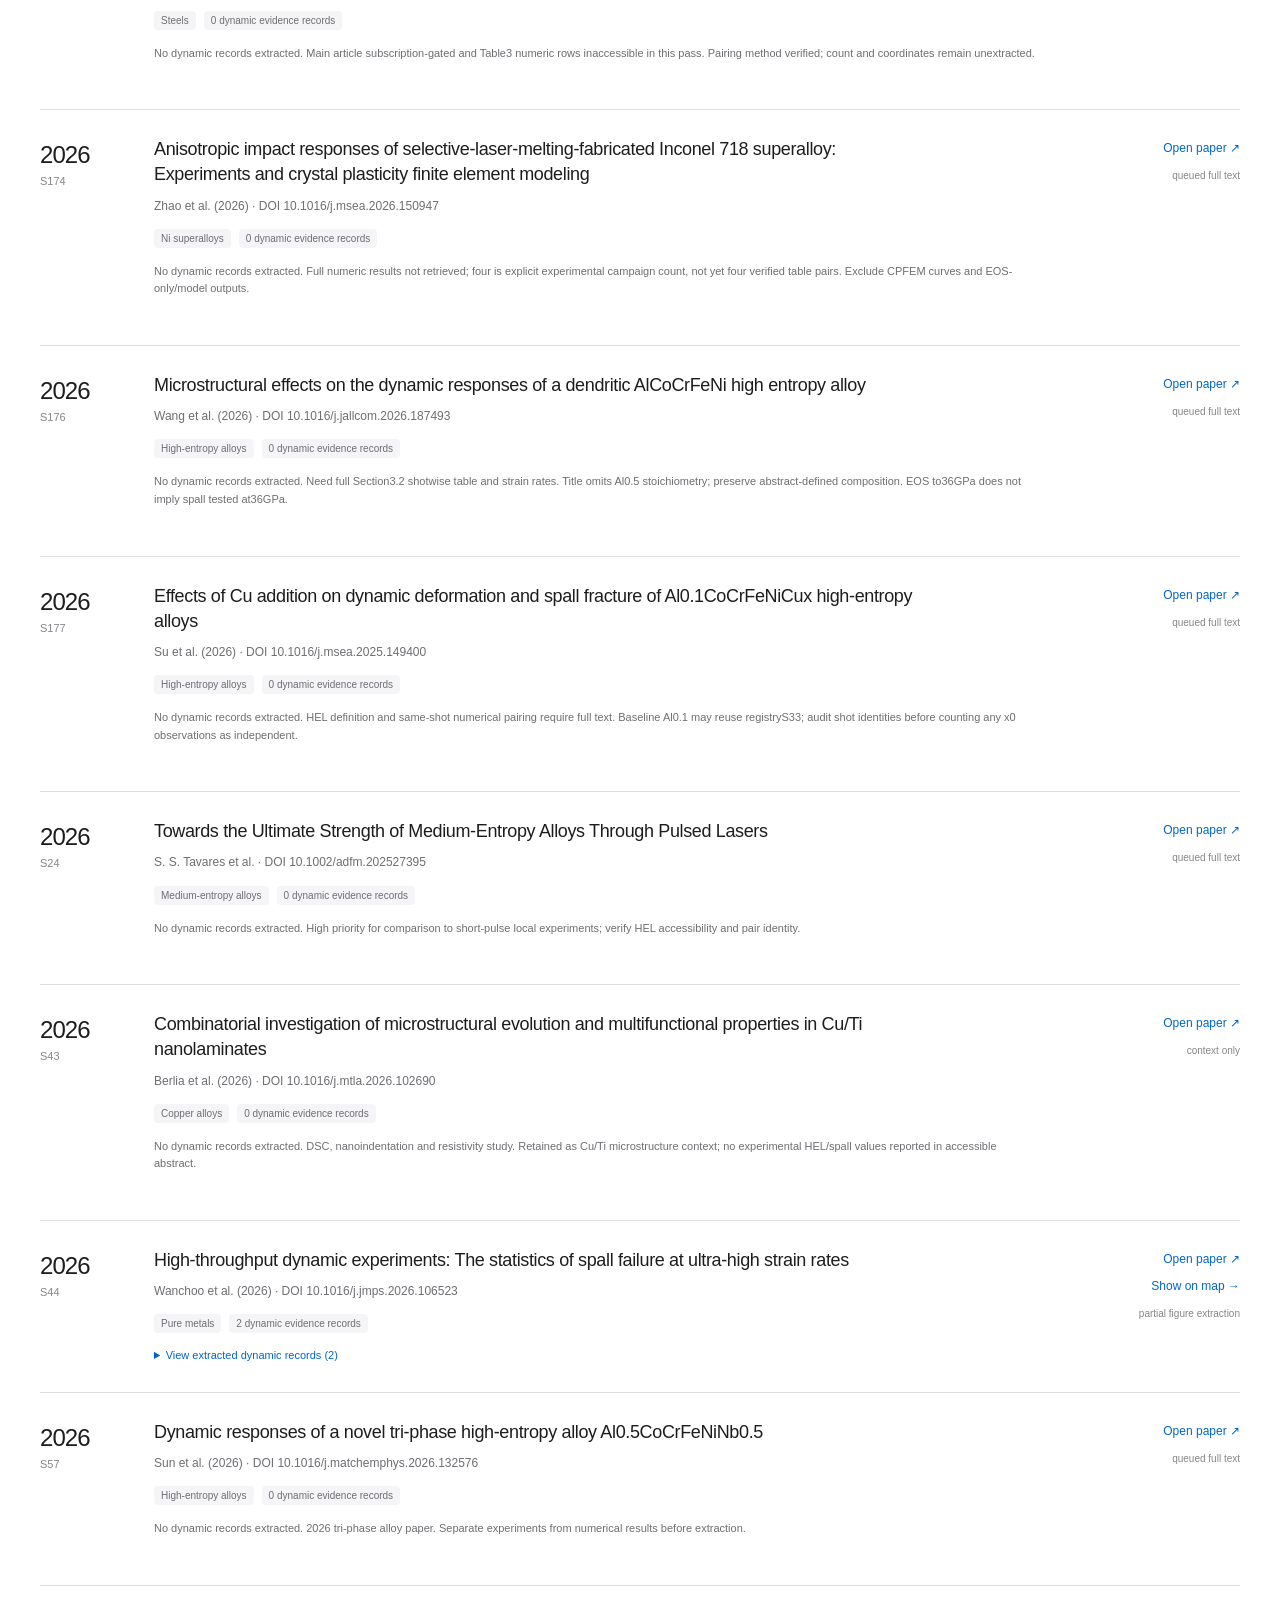
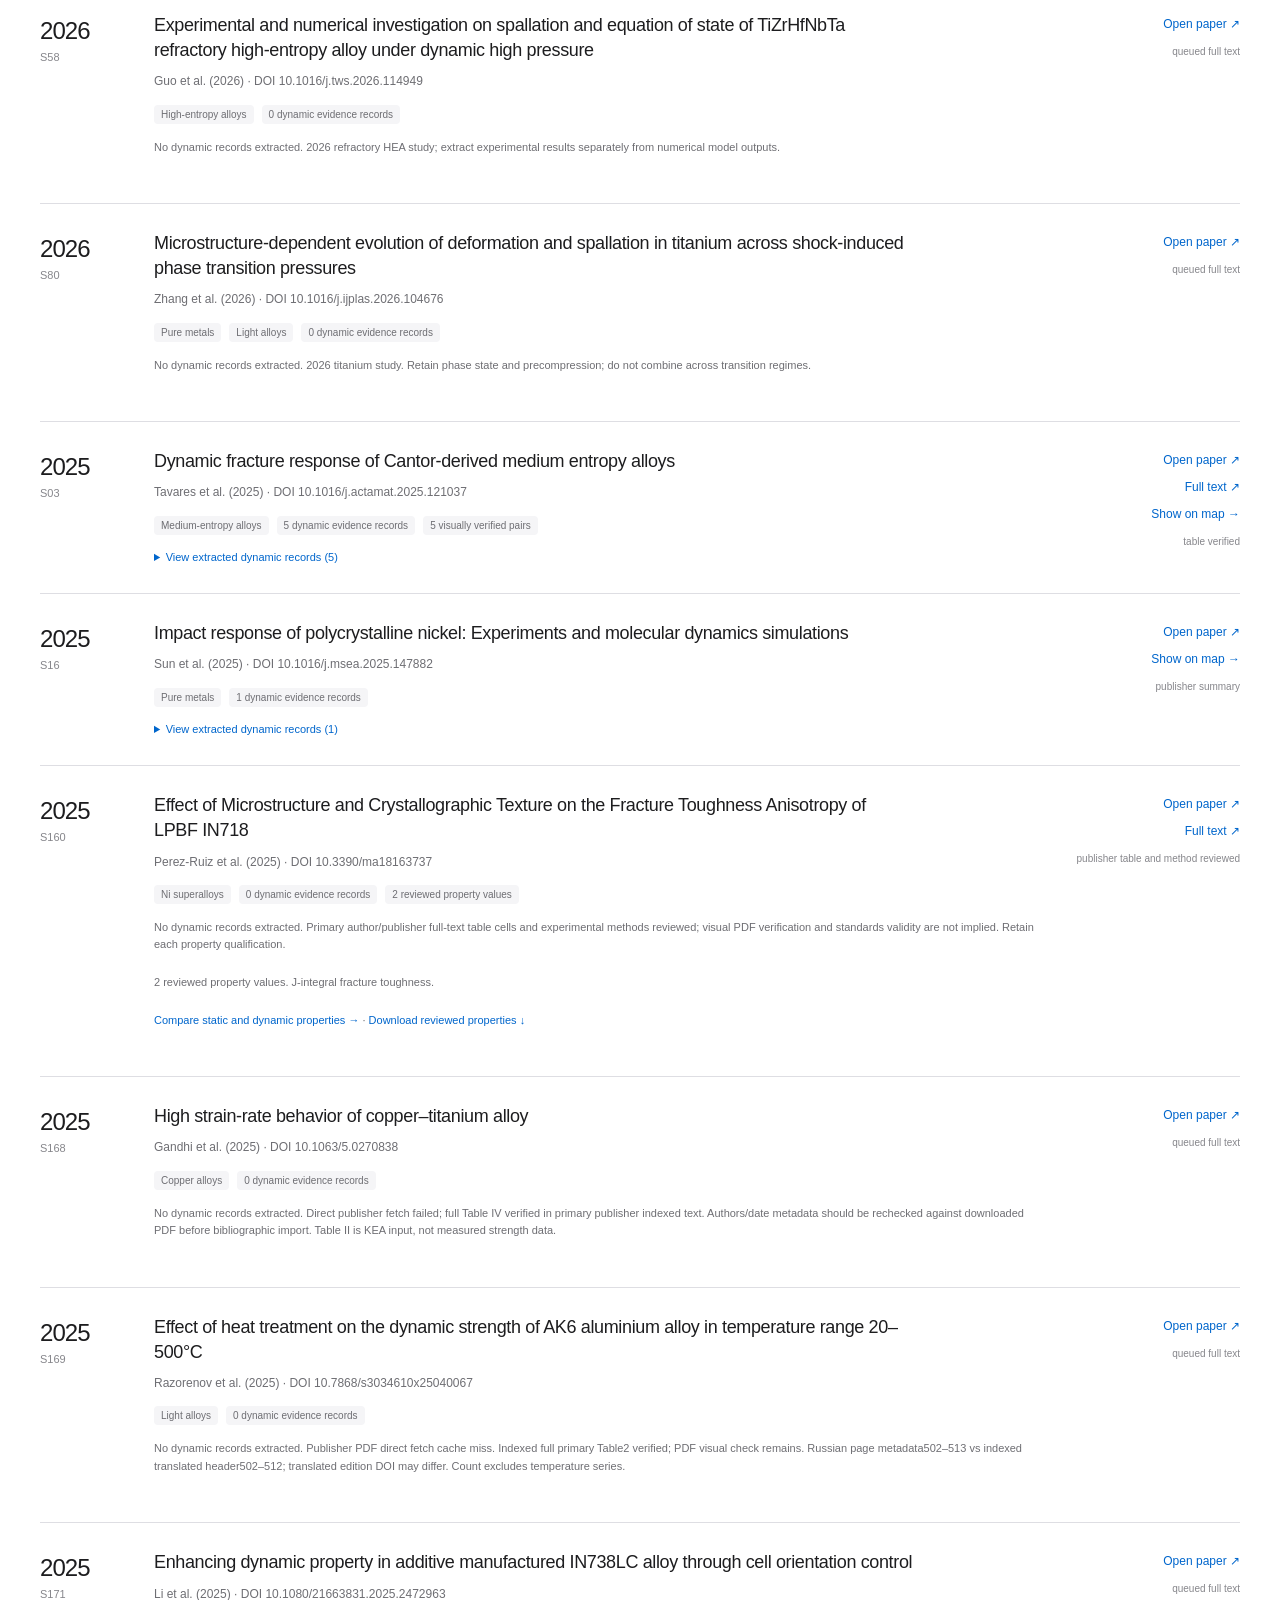
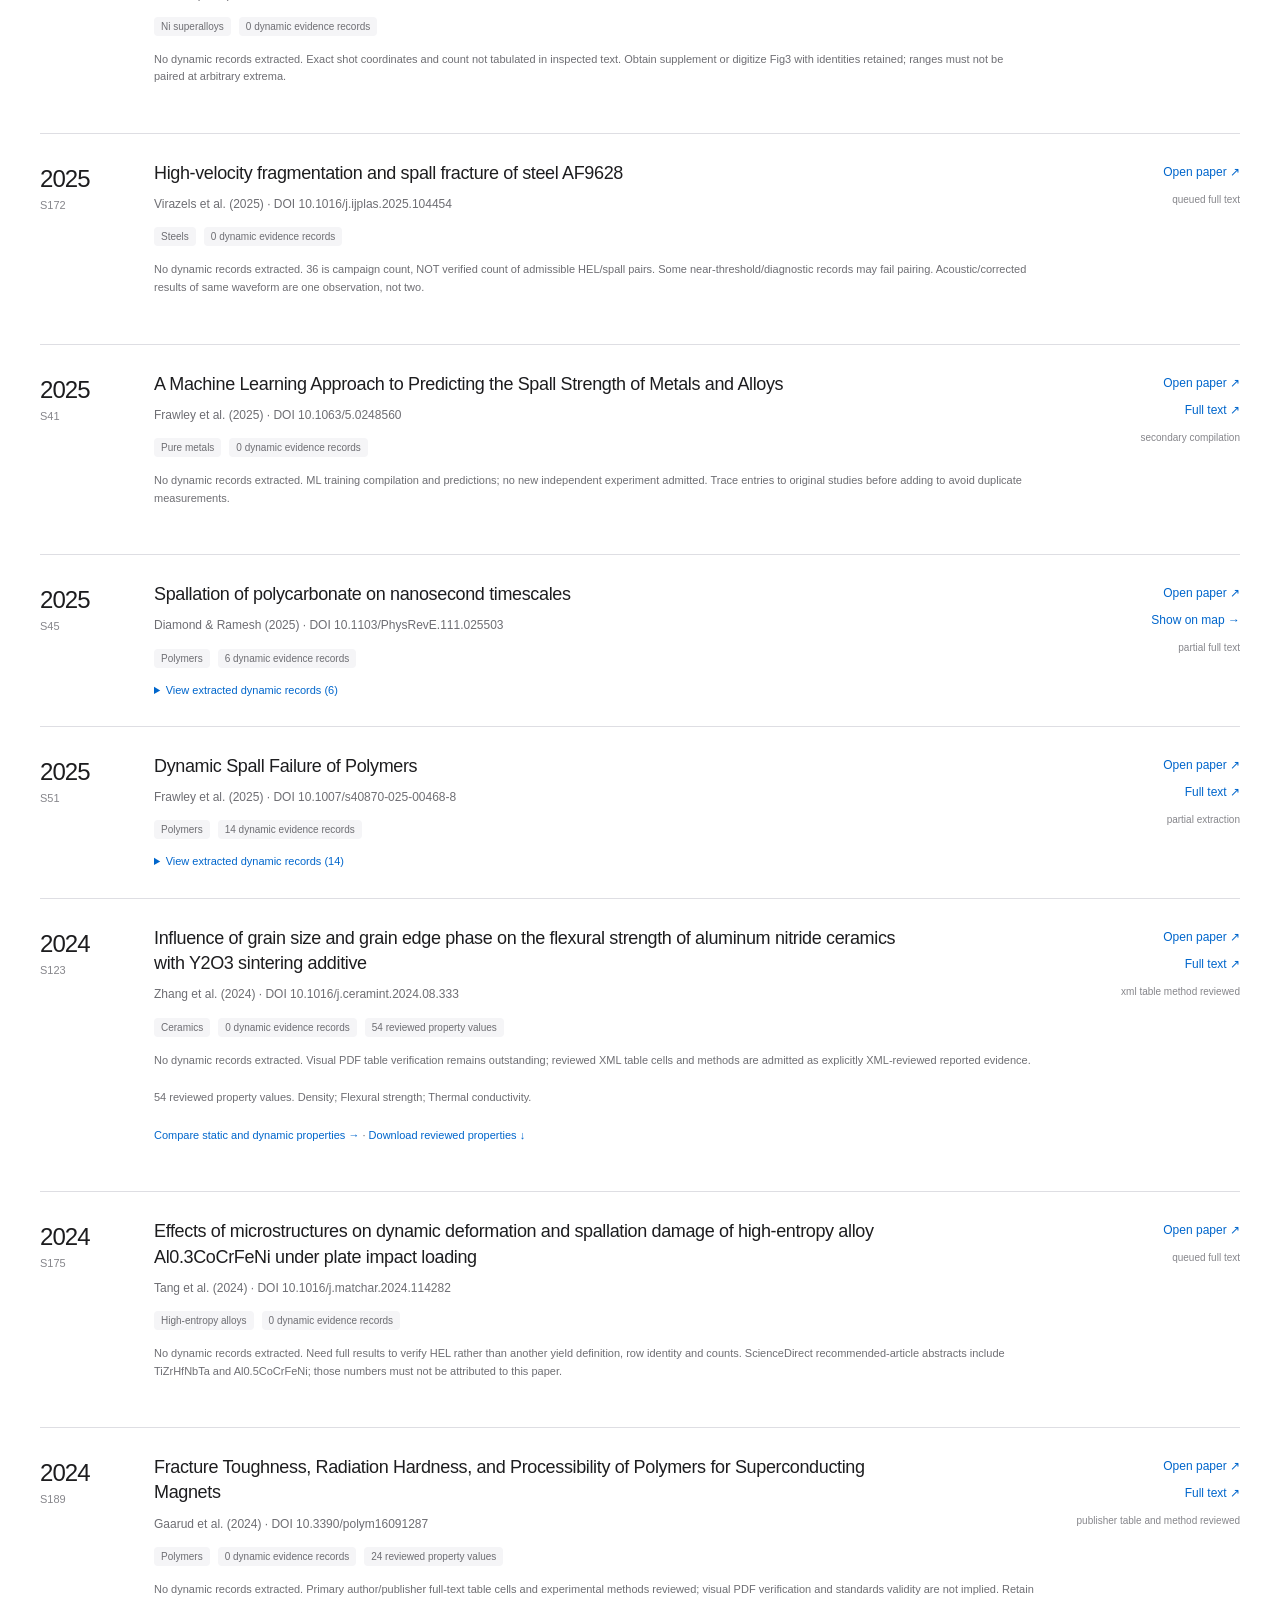
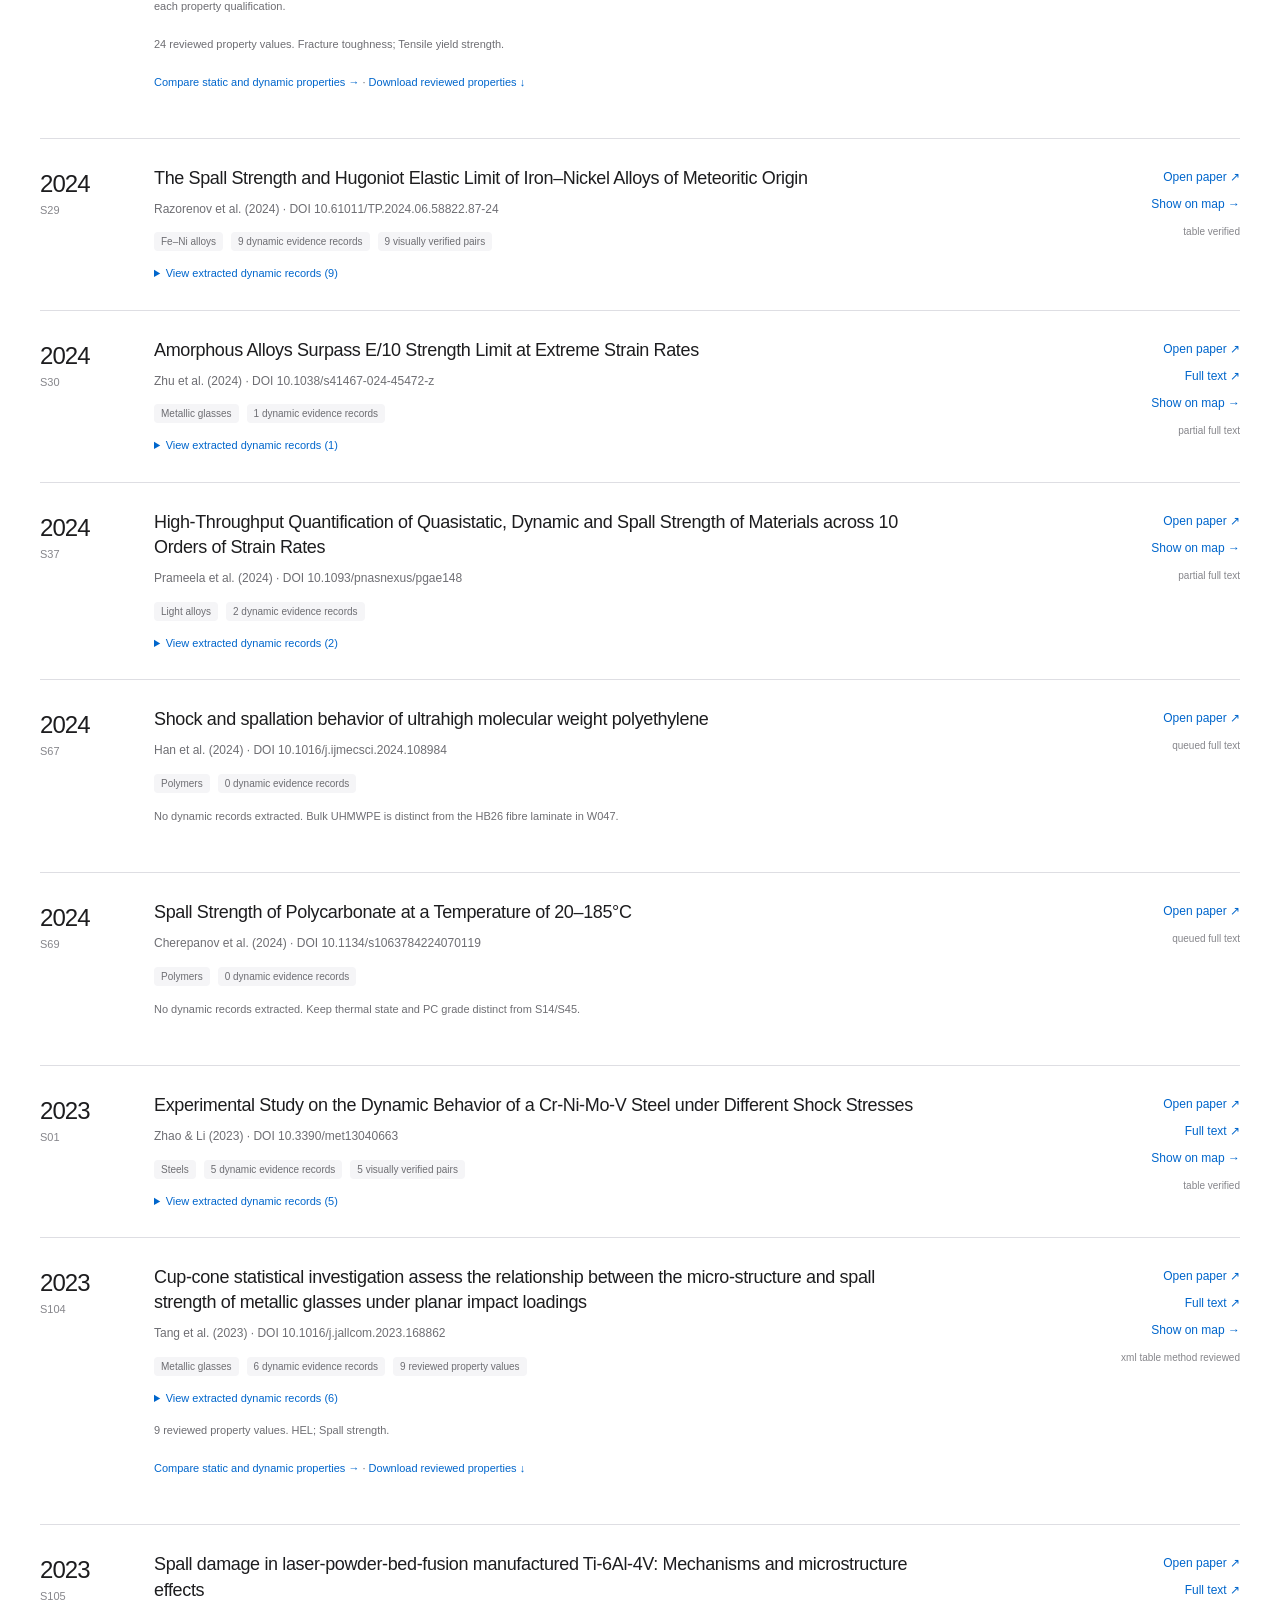
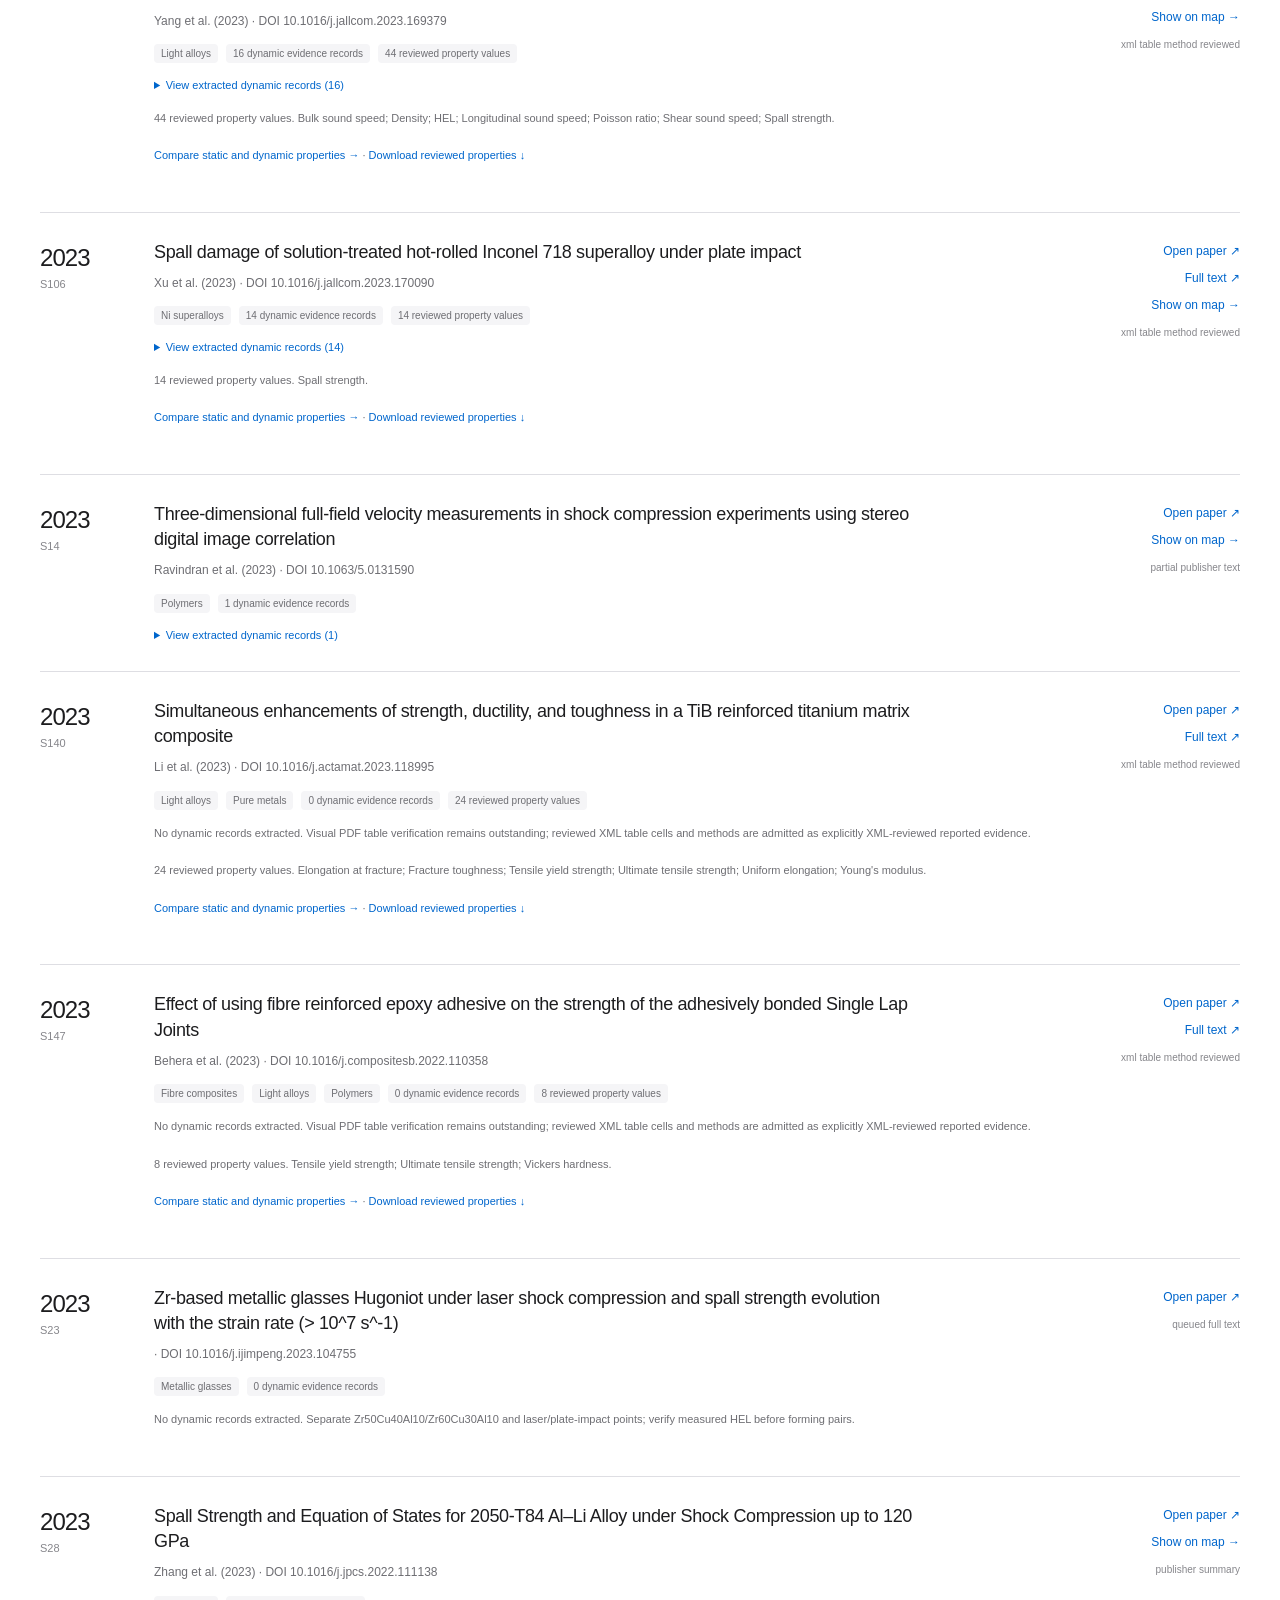
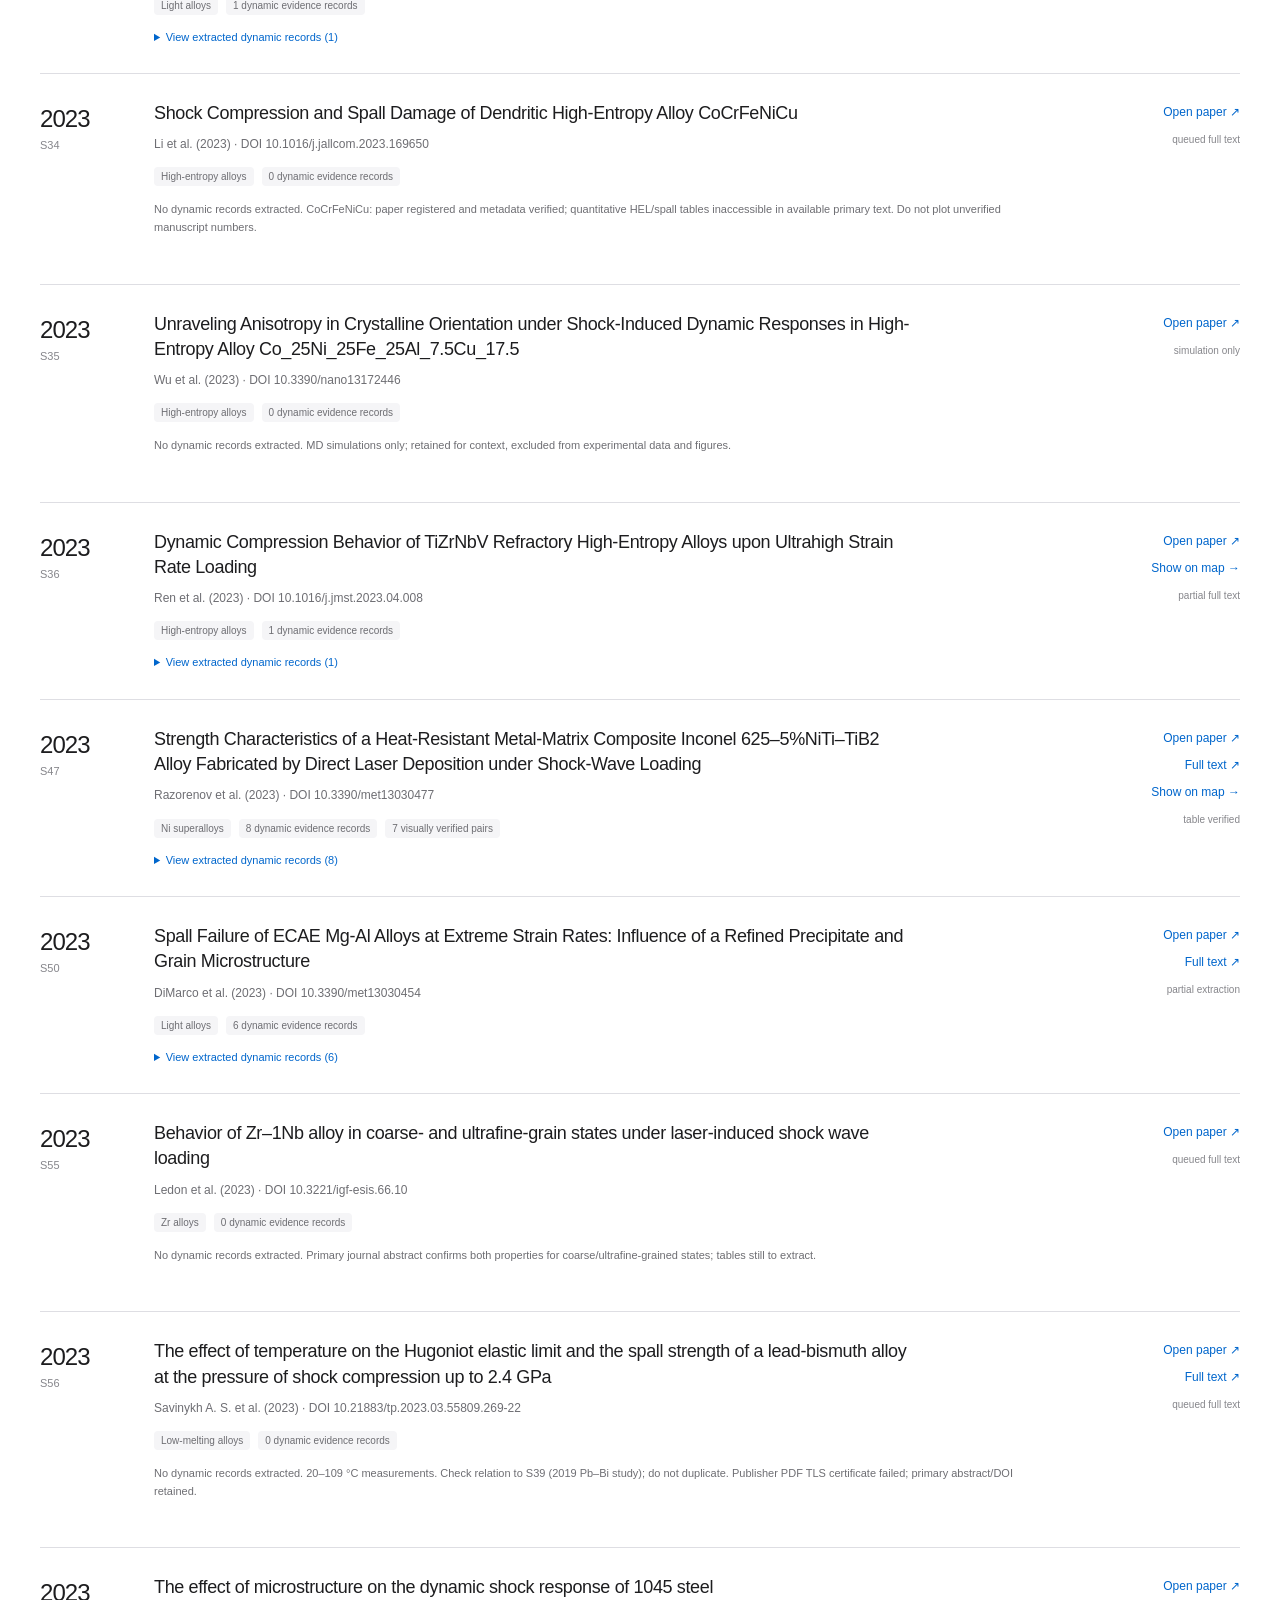
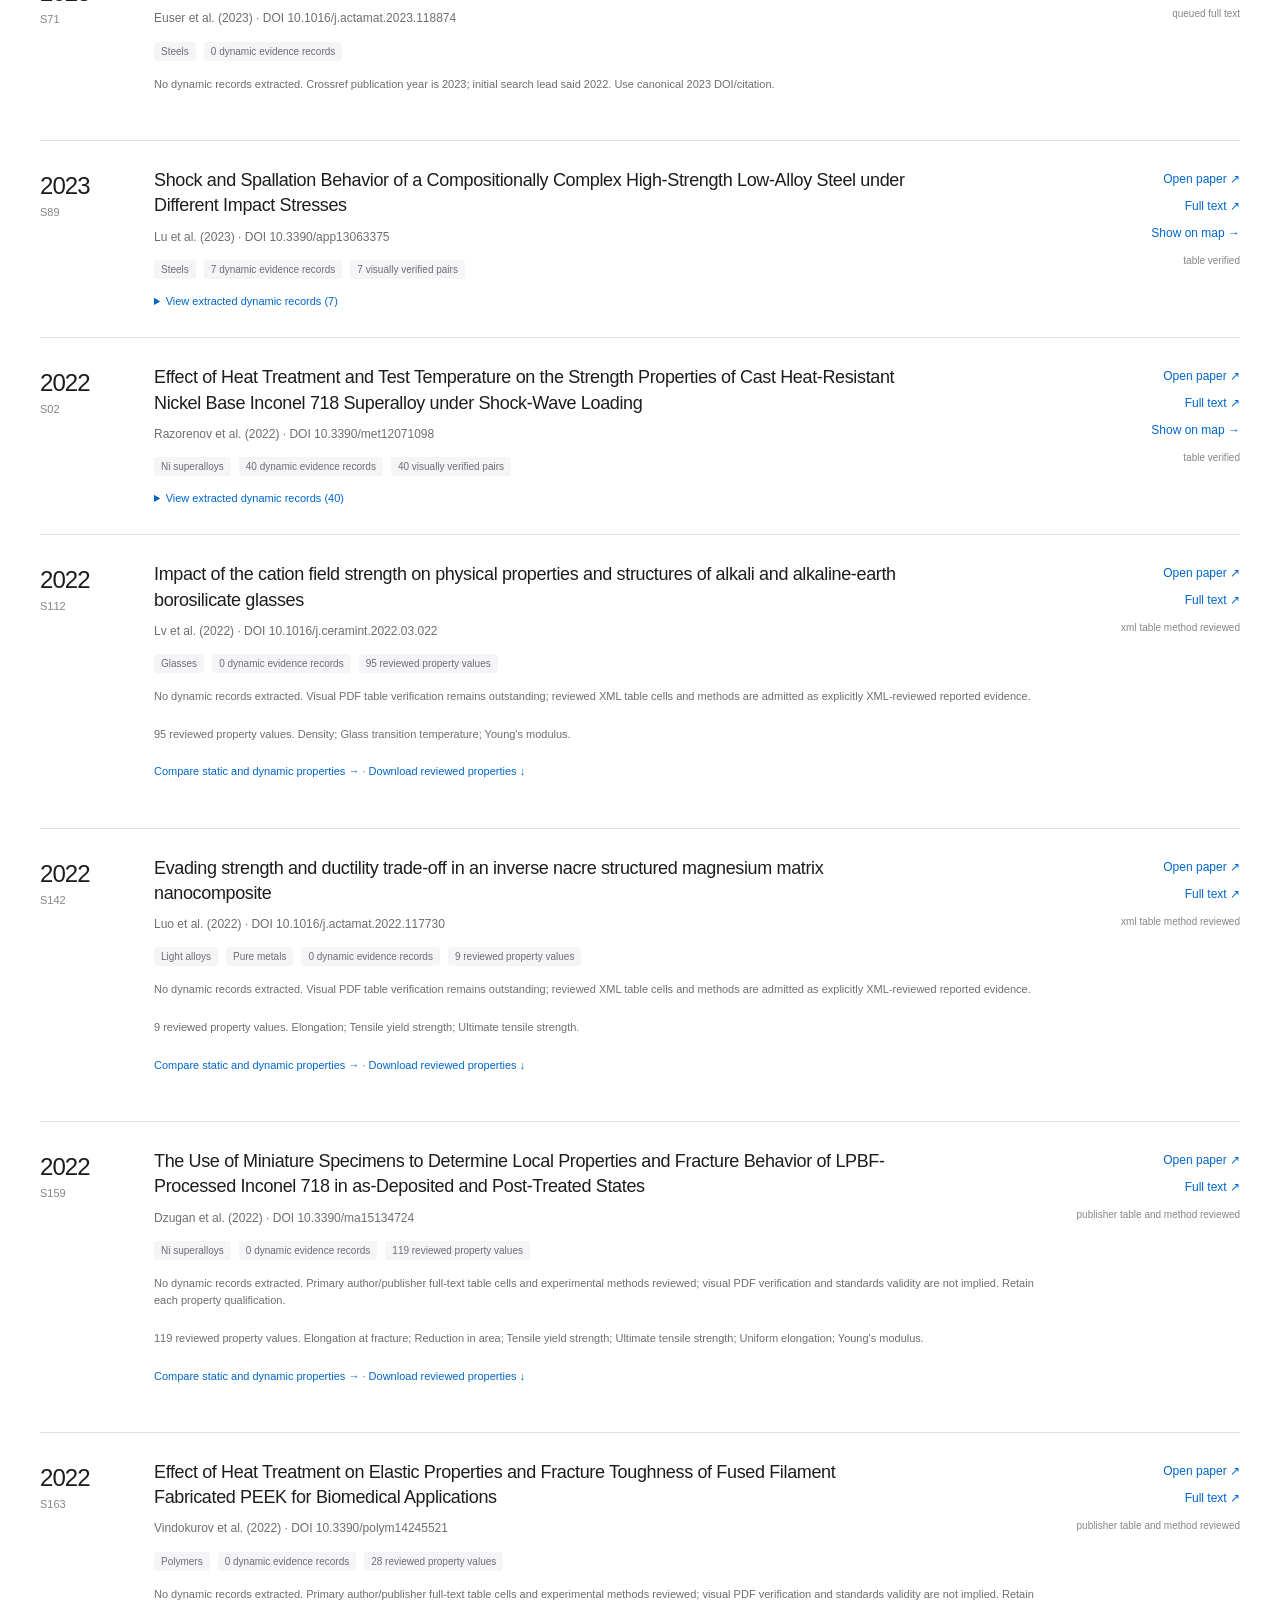
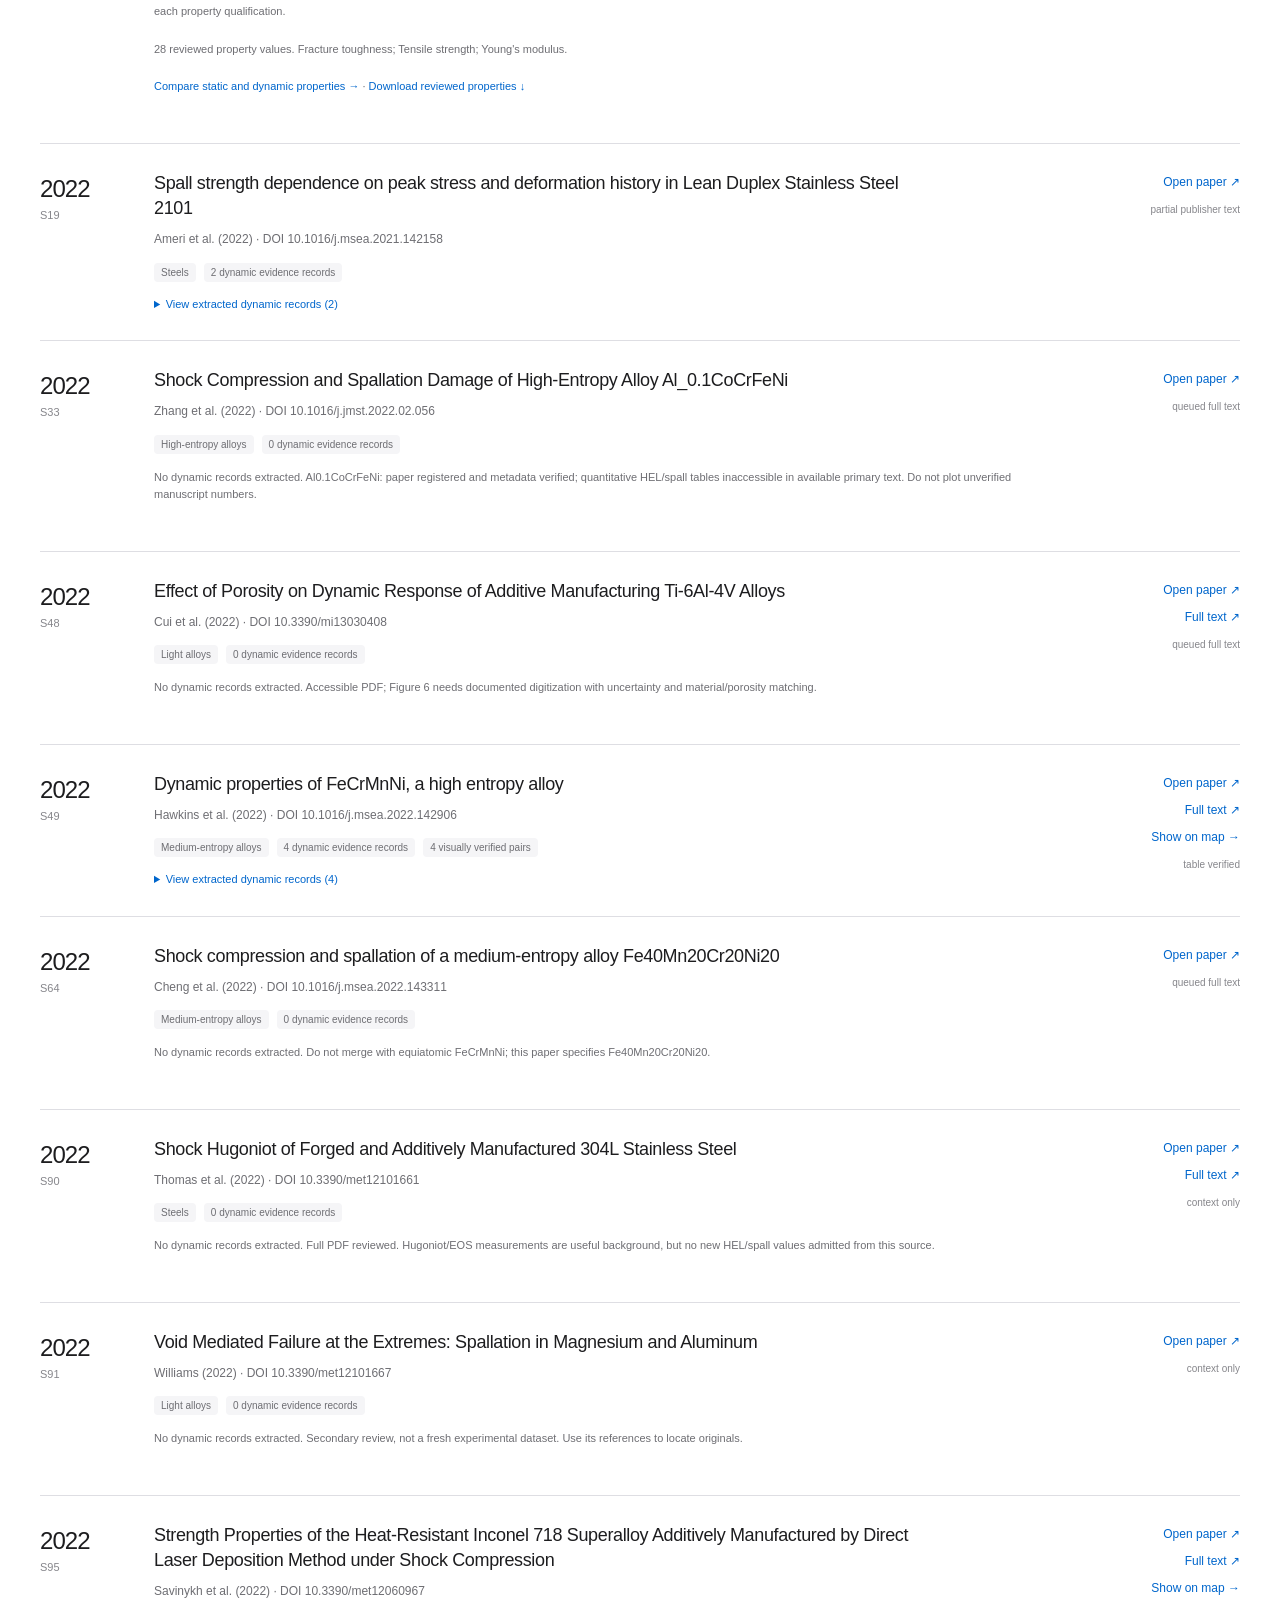
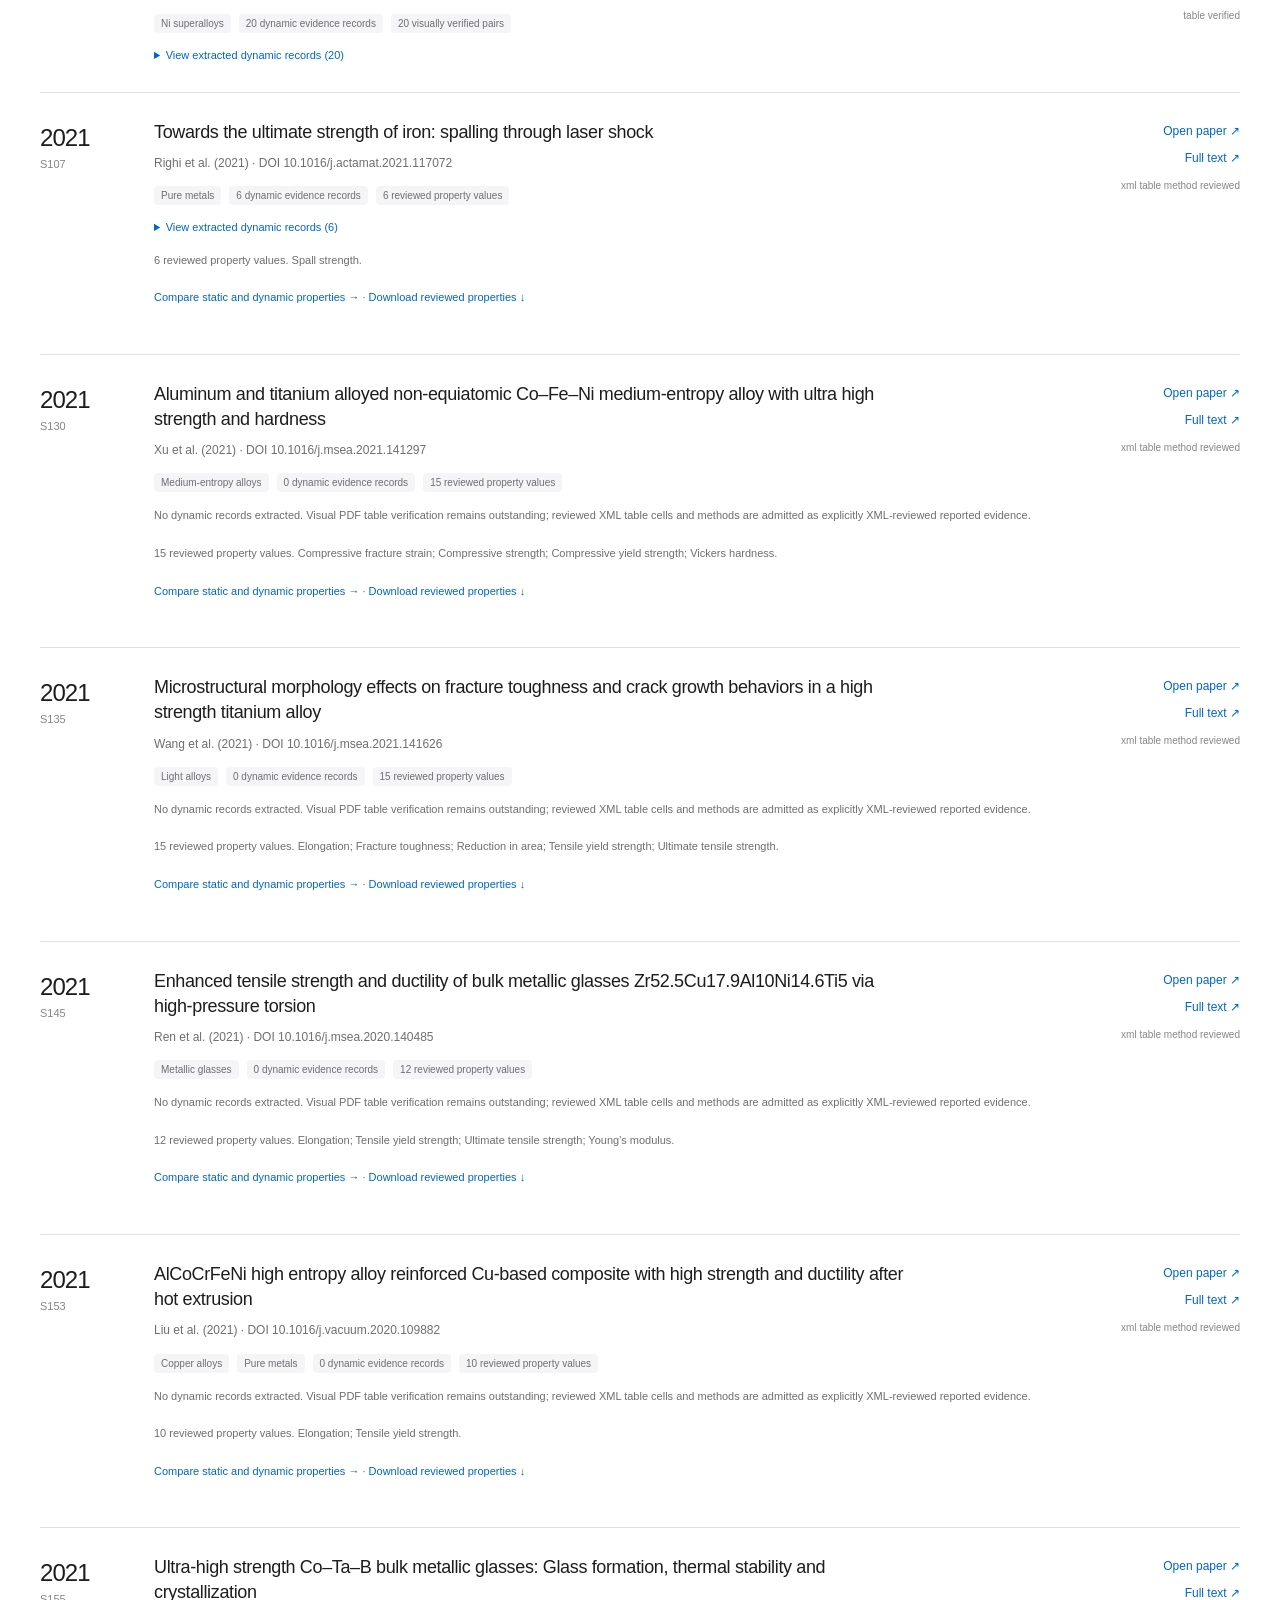
<file: sources.html>
<!doctype html>
<html lang="en">
<head>
  <meta charset="utf-8">
  <meta name="viewport" content="width=device-width, initial-scale=1">
  <meta name="description" content="Literature maps of Hugoniot elastic limit and spall strength, with material conditions, experimental methods and source references.">
  <meta name="theme-color" content="#f5f5f7">
  <title>Literature sources — Dynamic Ashby</title>
  <link rel="icon" href="assets/favicon.svg" type="image/svg+xml">
  <link rel="stylesheet" href="assets/styles.css">
  <script type="module" src="assets/app.js"></script>
  <script type="module" src="assets/analysis.js"></script>
</head>
<body data-page="sources">
  <a class="skip" href="#main">Skip to content</a>
  <header class="site-header">
    <div class="nav-shell">
      <a class="brand" href="index.html" aria-label="Dynamic Ashby home"><svg viewBox="0 0 32 32" aria-hidden="true"><path d="M5 4v23h24M9 22l5-8 5 3 8-11"/><ellipse cx="17" cy="15" rx="10" ry="5" transform="rotate(-30 17 15)"/></svg>Dynamic Ashby<span class="brand-tag">LITERATURE ATLAS</span></a>
      <button class="menu-button" type="button" aria-expanded="false" aria-controls="main-nav">Menu <span>+</span></button>
      <nav id="main-nav" aria-label="Main navigation"><a href="index.html">Overview</a><a href="explore.html">Explore</a><a href="static-dynamic.html">Static vs dynamic</a><a href="embeddings.html">Data views</a><a href="sources.html" aria-current="page">Sources</a><a href="workflow.html">Workflow</a><a href="methods.html">Methods</a><a href="contribute.html">Add data</a></nav>
    </div>
  </header>
  <main id="main"><section class="page-intro page-width"><p class="eyebrow">Source library</p><h1>Literature sources<br><span>and review status</span></h1><p>Search registered papers, review their extraction status and open the originals. A registered source may have no plotted dynamic data.</p><div class="hero-actions"><a class="button primary" href="data/literature.csv" download>Download dynamic records · CSV ↓</a><a class="text-link" href="data/references.bib" download>Bibliography · BibTeX ↓</a></div></section>
<section class="page-width source-coverage-section" id="coverage" aria-labelledby="coverage-title"><h2 id="coverage-title">Source coverage</h2><p><span data-count="dynamicSources">—</span> of <span data-count="sources">—</span> registered sources have dynamic records. The remaining <span data-count="sourcesWithoutDynamicRecords">—</span> may await extraction or support other properties and context. <a href="sources.html?status=no-dynamic#source-list">Browse sources without dynamic records →</a></p><p data-coverage-note></p><details><summary>Compare evidence by material class</summary><div id="source-coverage"></div><p class="source-note">Reported same-shot rows contain two positive measured stresses and a same-shot label. Visual verification is checked separately. Summary counts describe the source evidence; inferred counts describe plot coordinates and may overlap other categories. Class labels follow the catalogue; cermets may be grouped with ceramics.</p></details></section>
<section class="page-width source-library">
  <div class="library-toolbar"><label class="search-field"><span class="sr-only">Search papers</span><input id="source-search" type="search" placeholder="Search author, title, material, property or DOI…"></label><label class="sr-only" for="source-status">Extraction status</label><select id="source-status"><option value="all">All registered sources</option><option value="extracted">With any extracted values</option><option value="dynamic">With dynamic records</option><option value="paired">With positive reported same-shot pairs</option><option value="verified">With visually verified pairs</option><option value="properties">With reviewed property values</option><option value="no-dynamic">Without dynamic records</option><option value="pending">No extracted values yet</option></select><label class="sr-only" for="source-class">Material class</label><select id="source-class"><option value="">All material classes</option></select></div>
  <div class="library-summary"><span id="source-count" role="status">Loading sources…</span><span>Links to original publications ↗</span></div>
  <div id="source-list"></div>
</section>
</main>
  <footer class="site-footer">
    <div><a class="footer-brand" href="index.html">Dynamic Ashby</a><p>Published HEL and spall-strength data.</p></div>
    <div class="footer-links"><a href="methods.html">How to read the map</a><a href="data/literature.csv" download>Download CSV ↗</a><a href="admin.html">Admin sources</a><a href="https://github.com/Piyushjhu/Dynamic-Ashby-Atlas" target="_blank" rel="noopener noreferrer">Repository ↗</a></div>
    <p class="build-note" data-build-note>Loading the literature compilation…</p>
  </footer>
  <div id="toast" class="toast" role="status"></div>
</body>
</html>
</file>
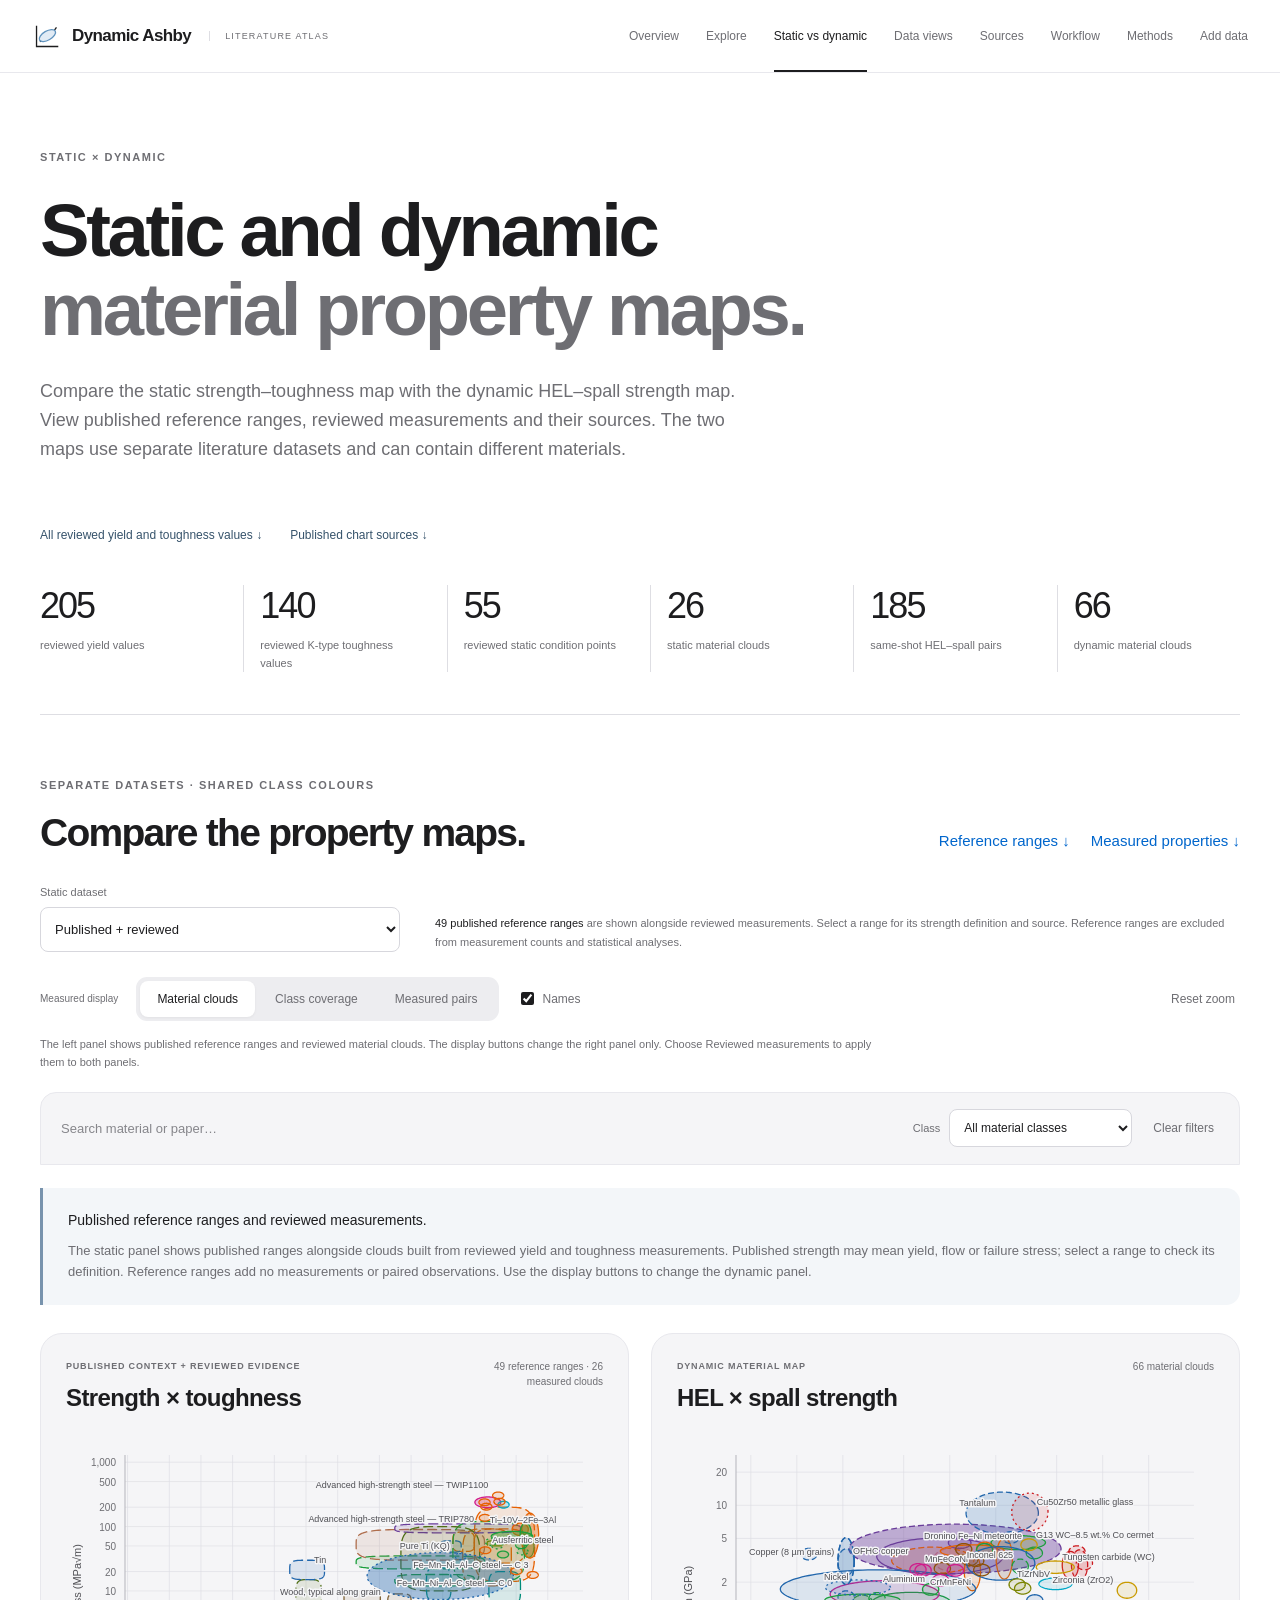
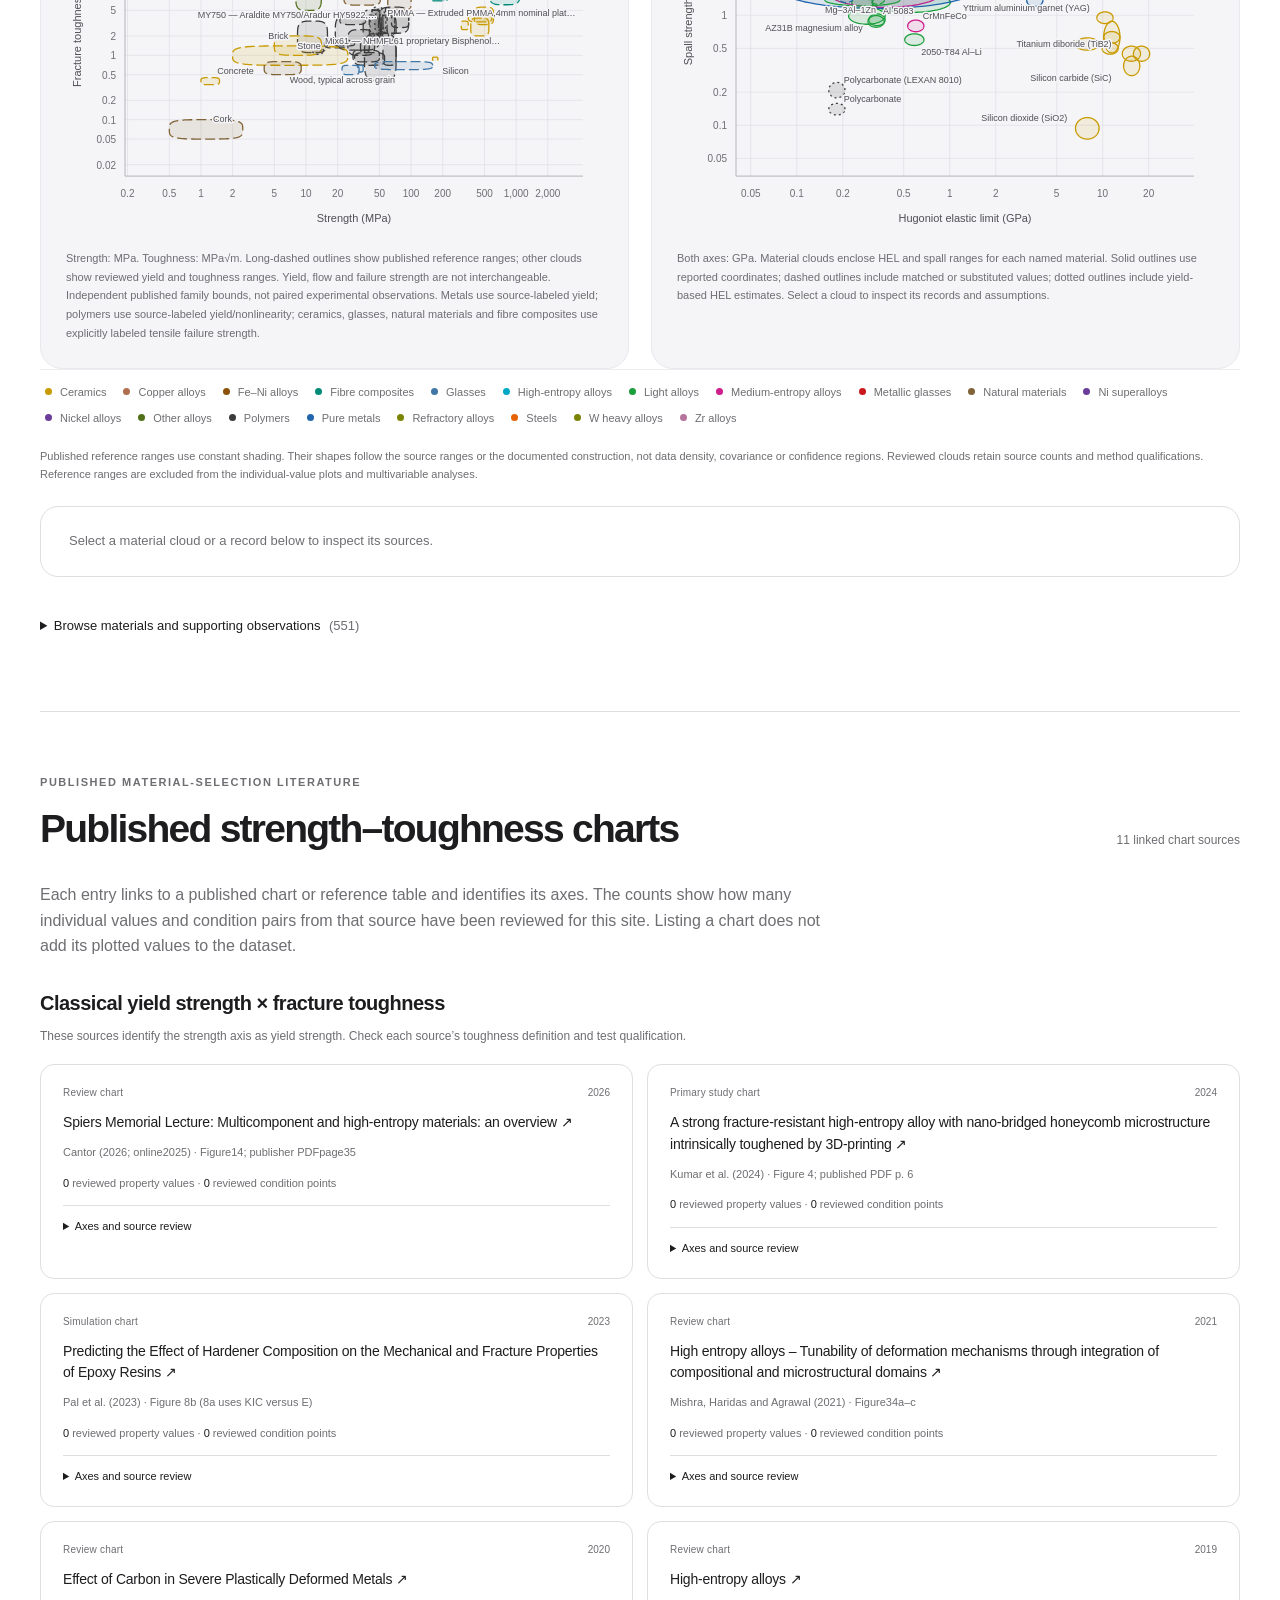
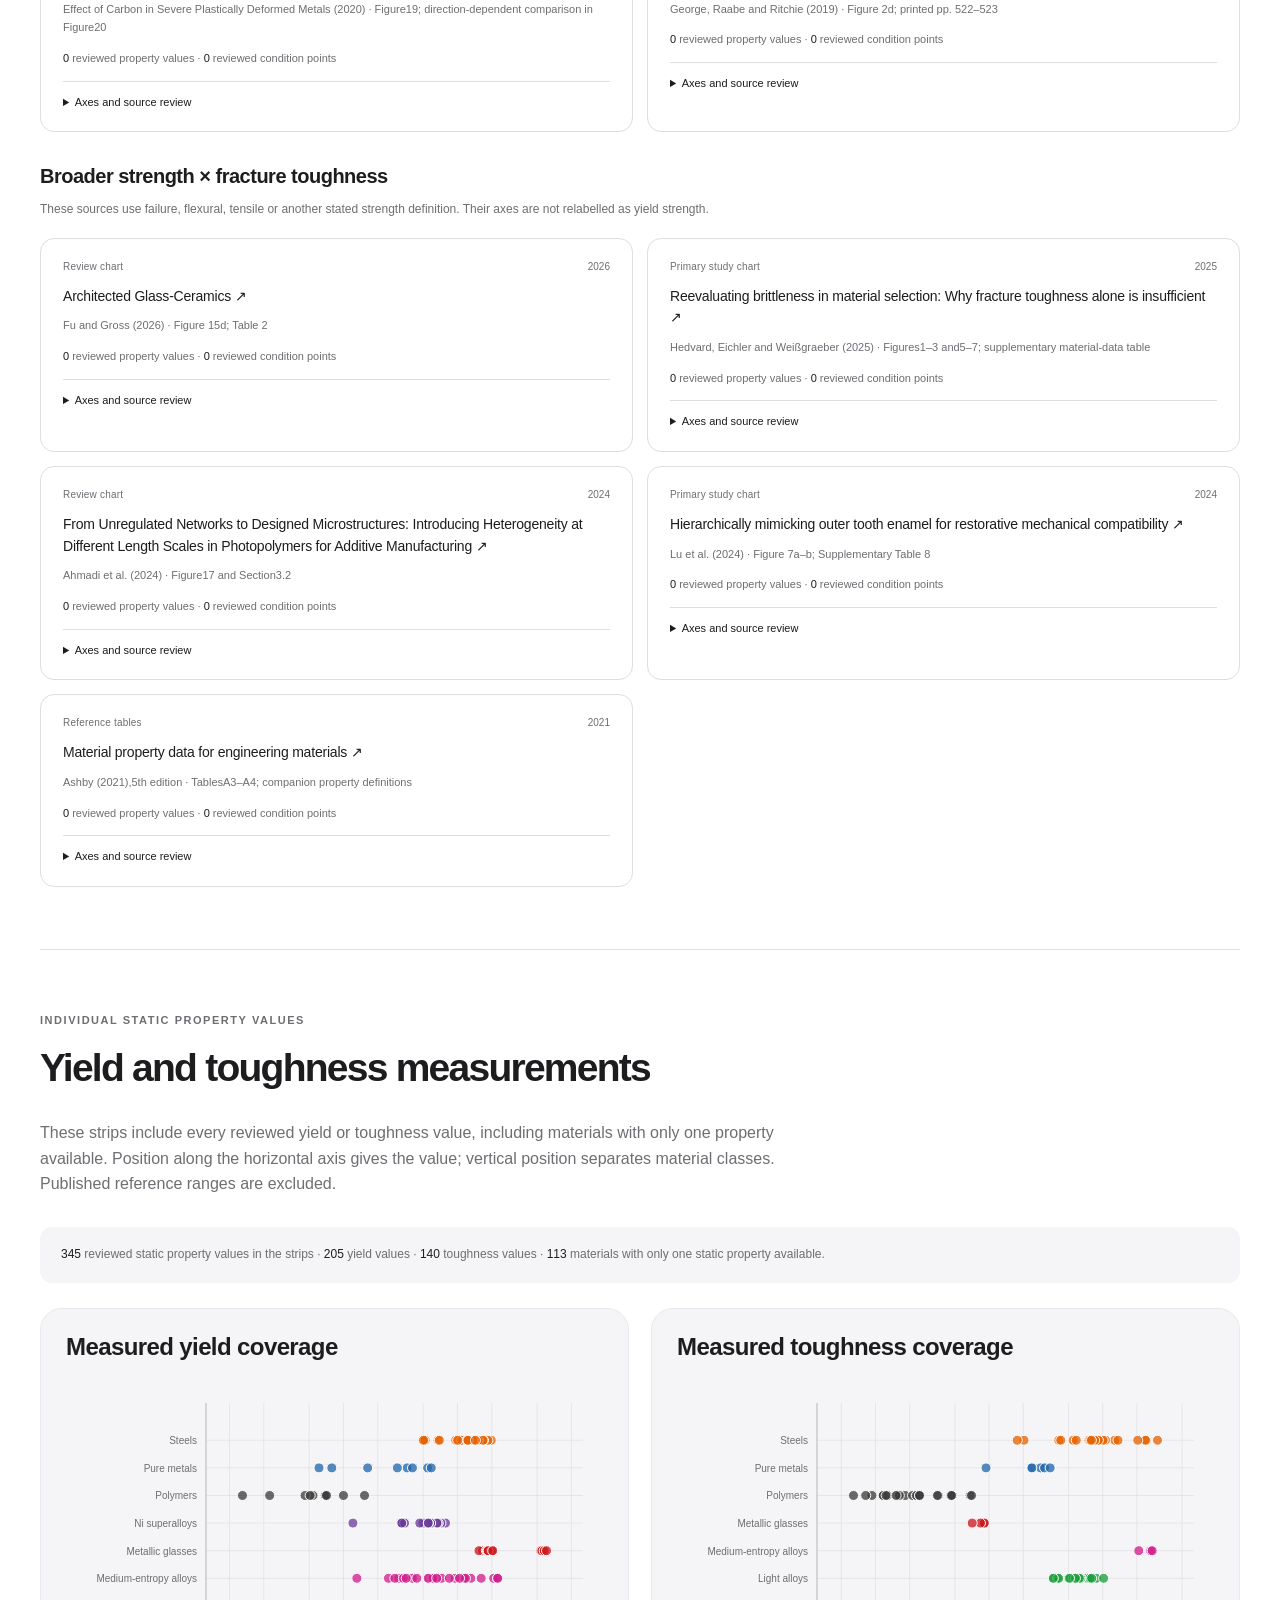
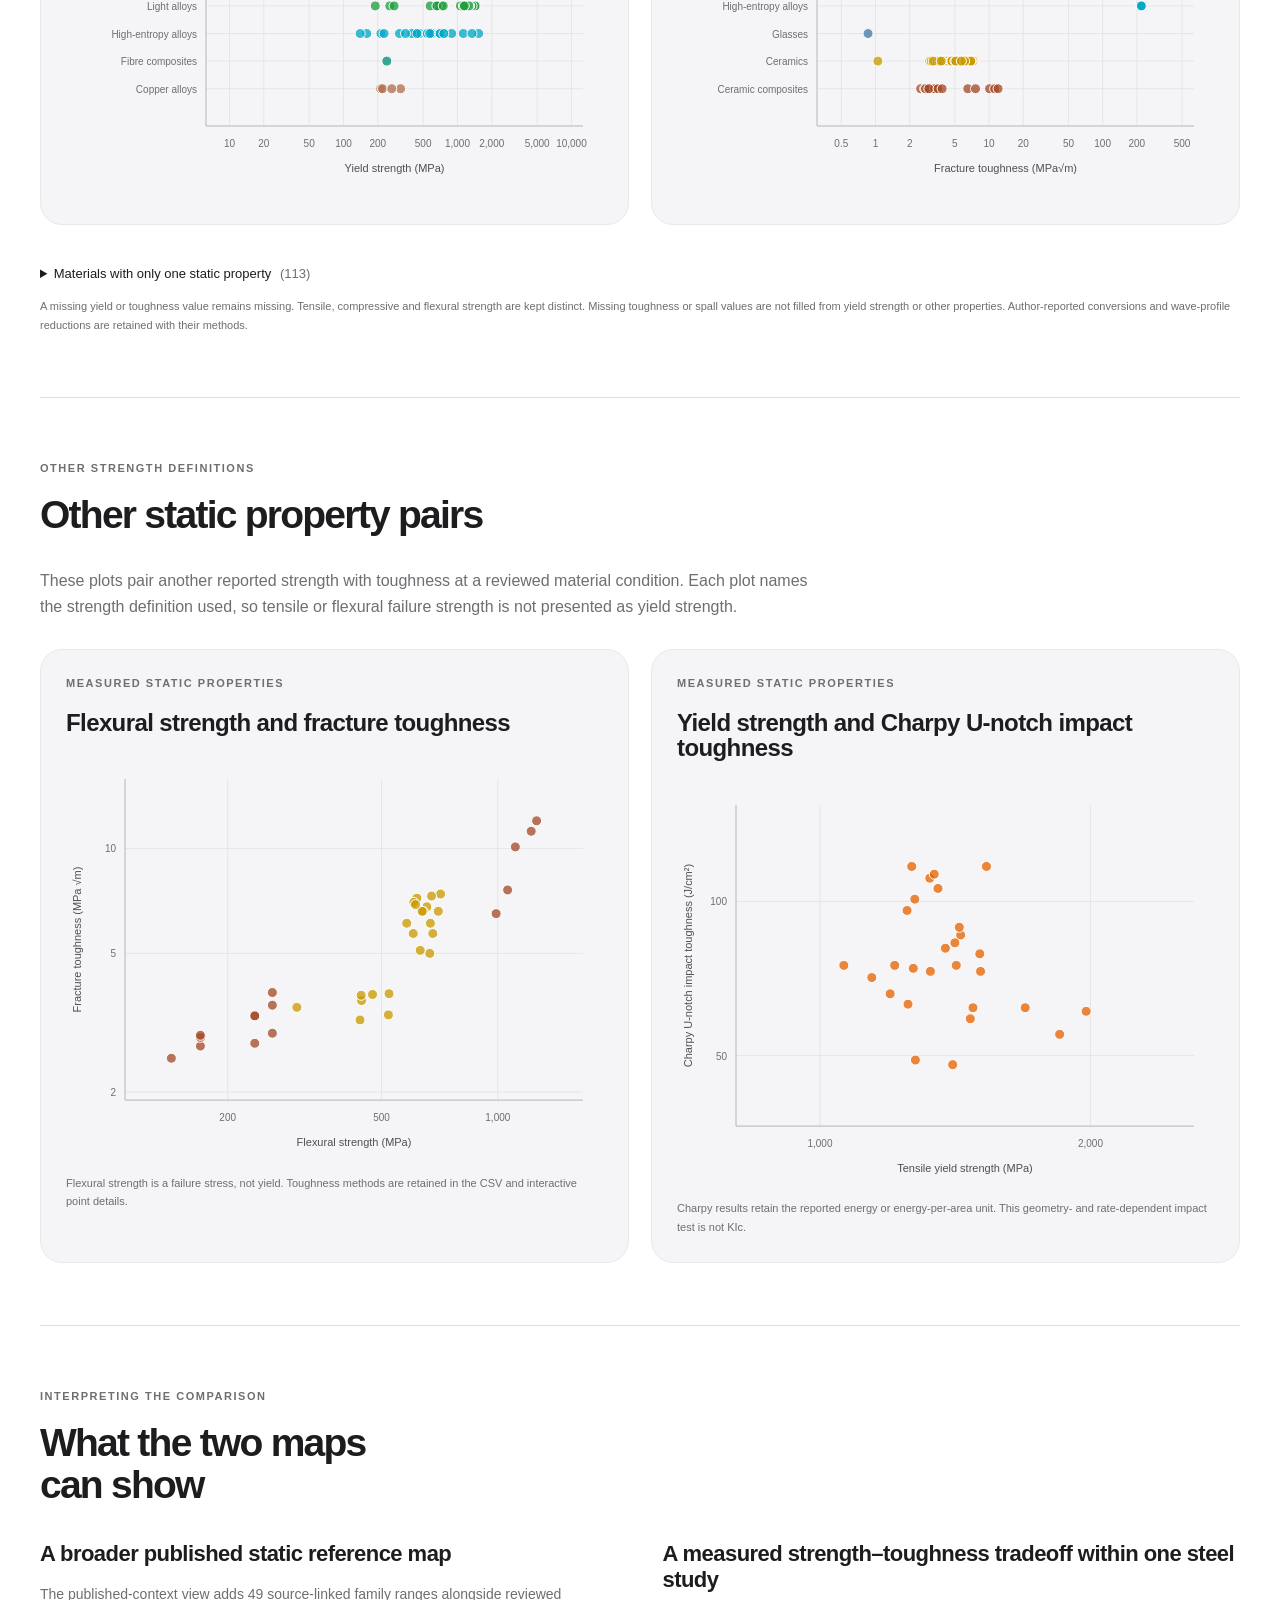
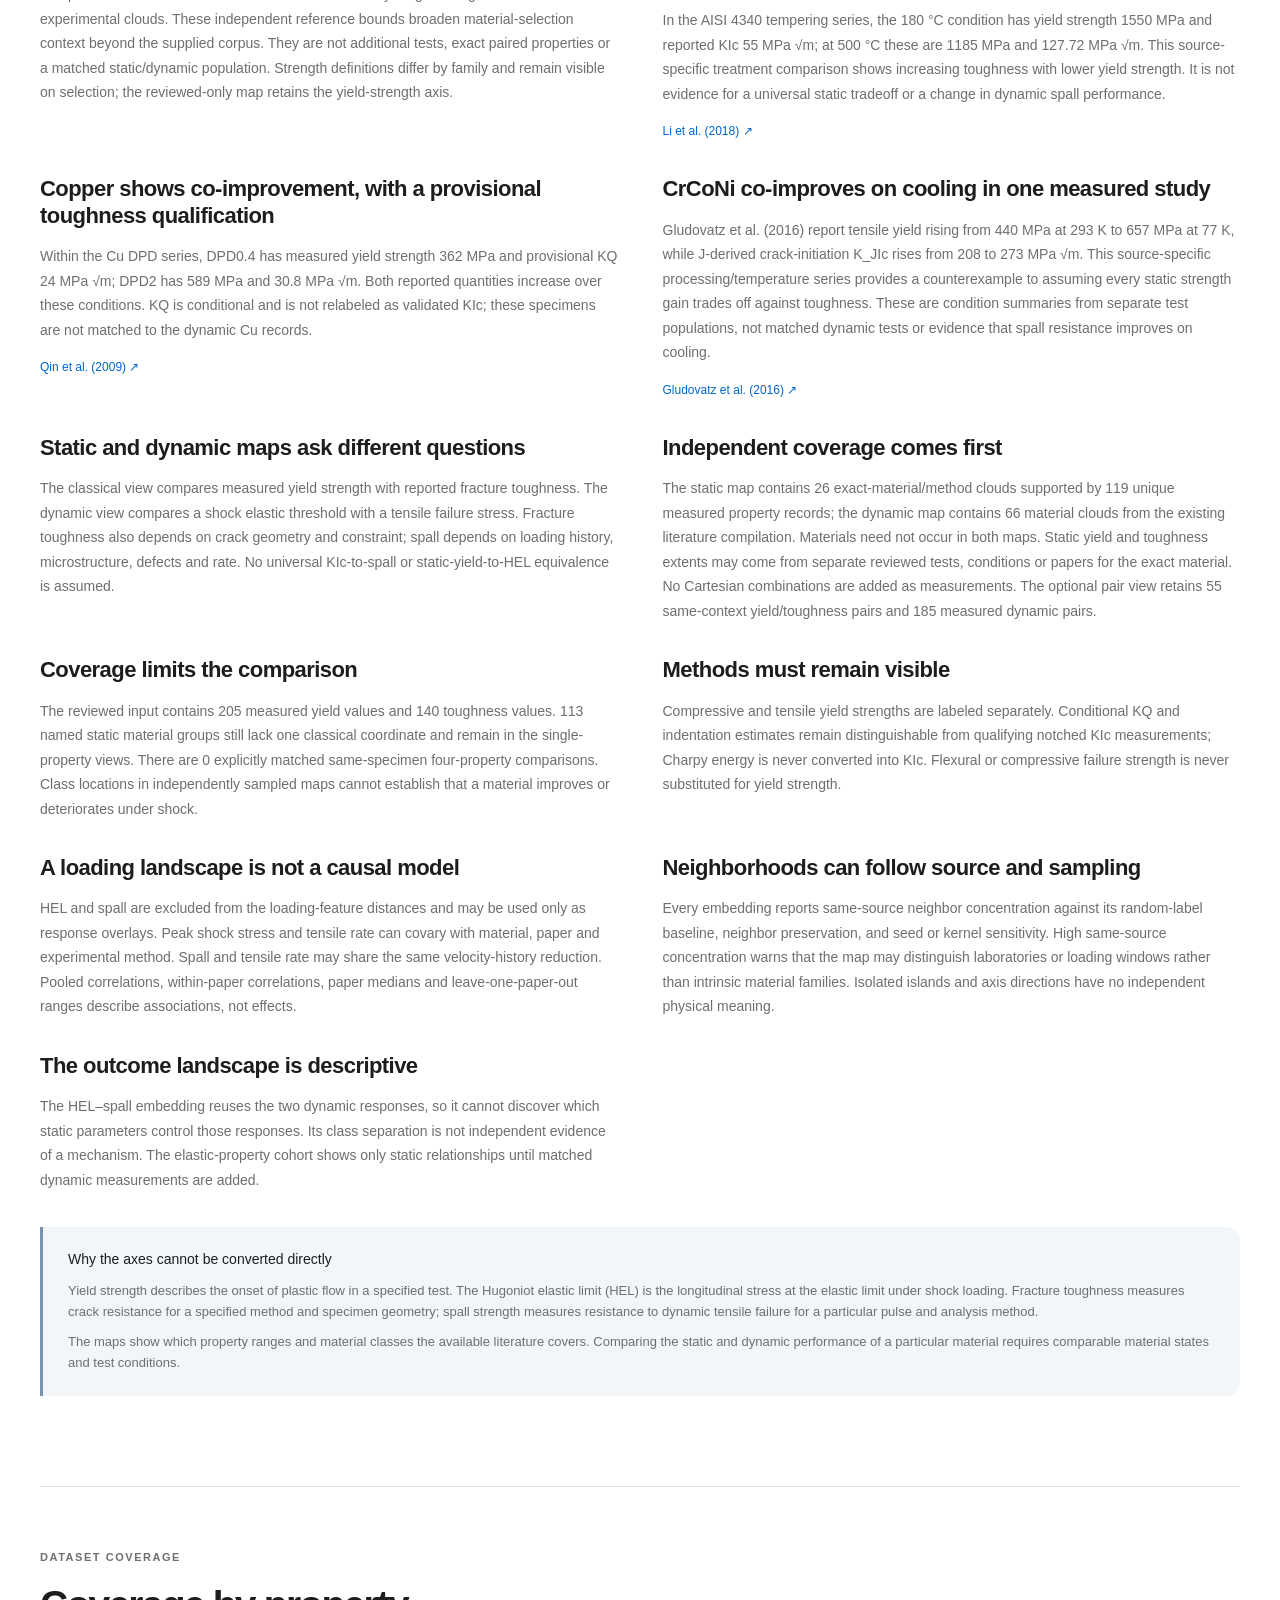
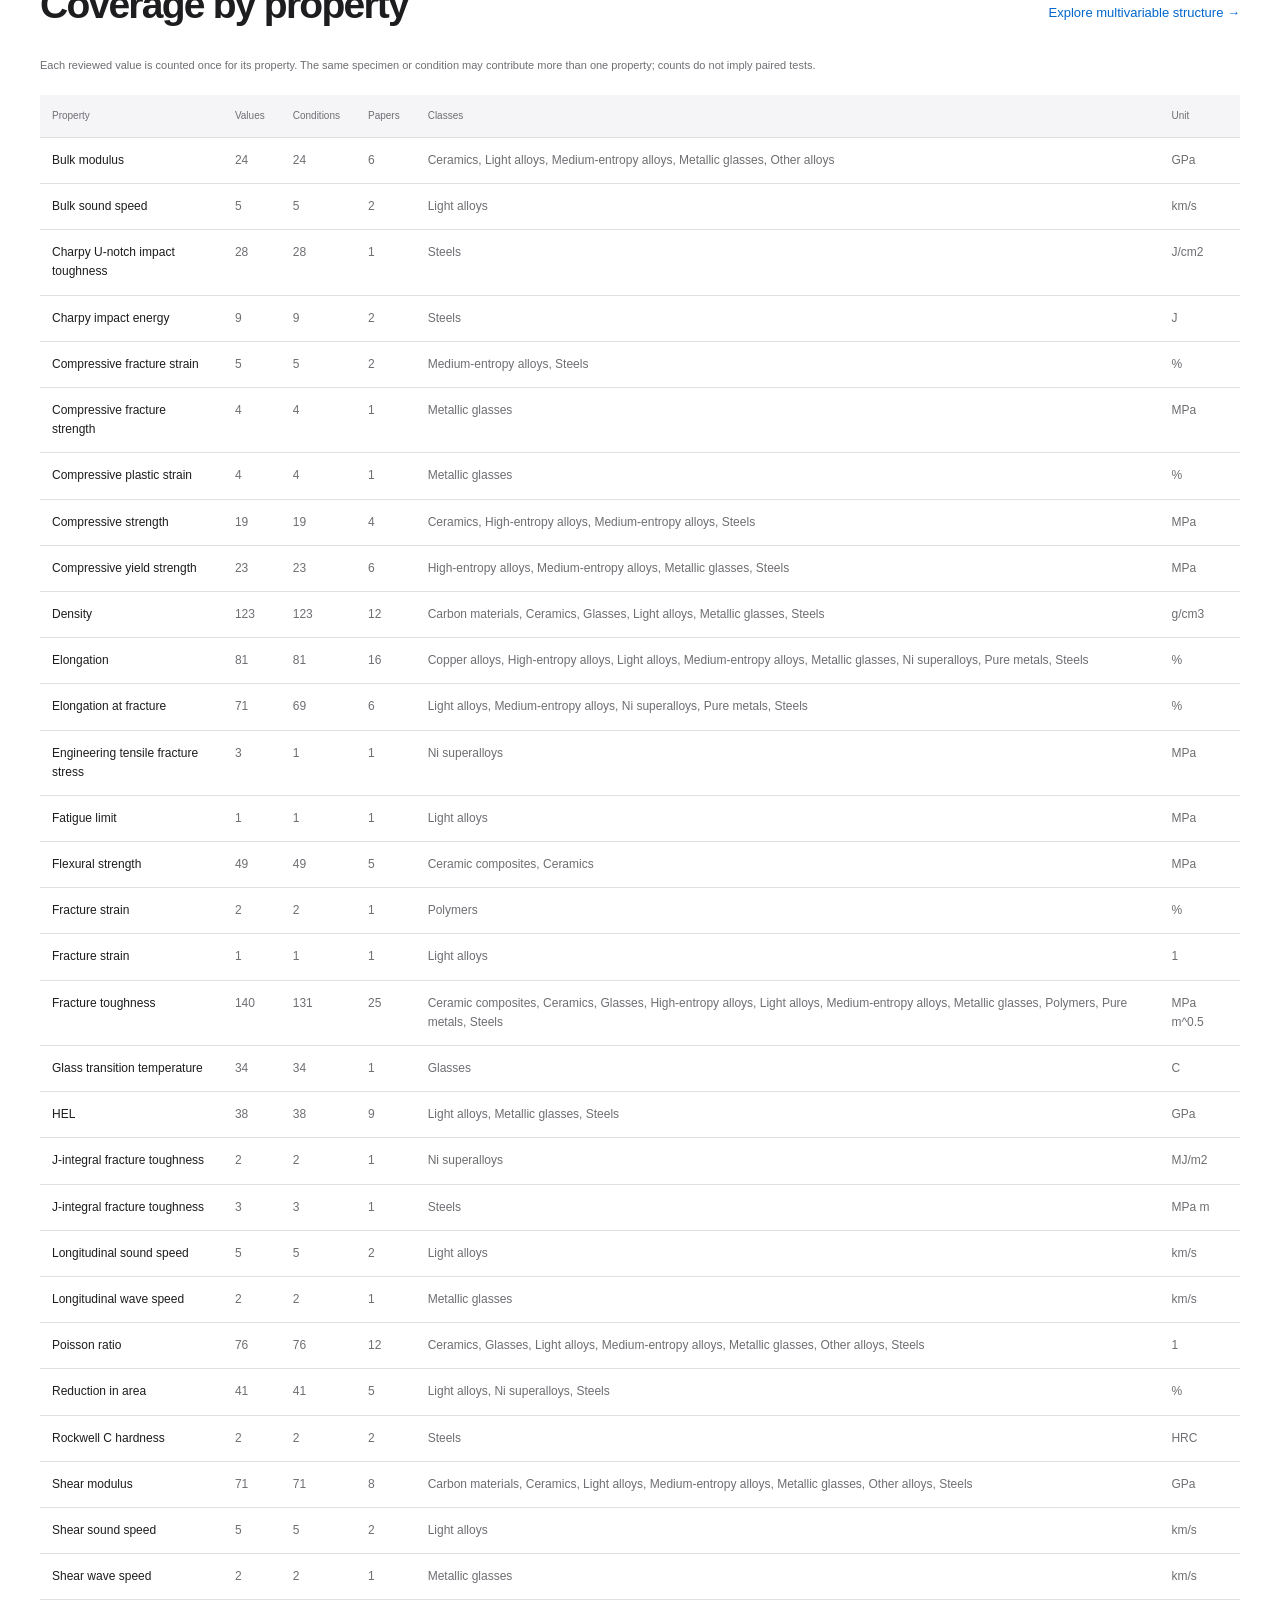
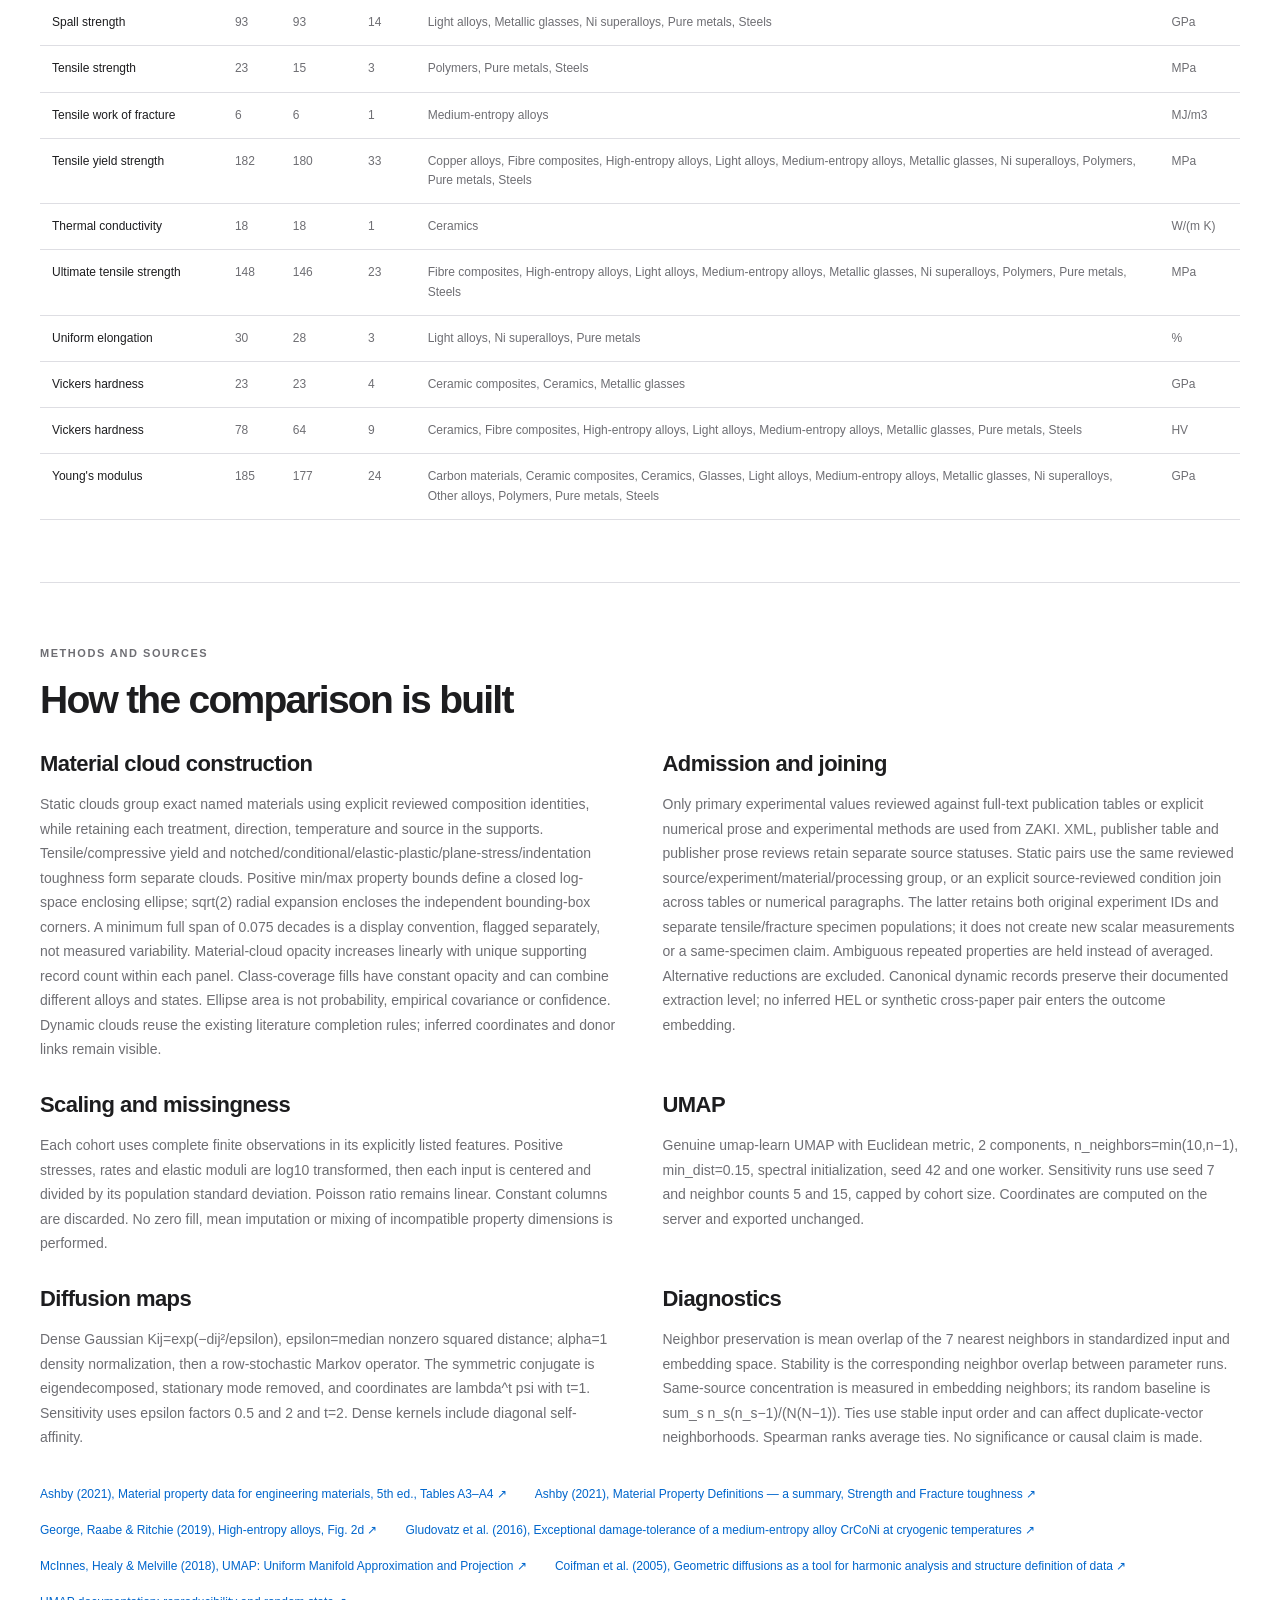
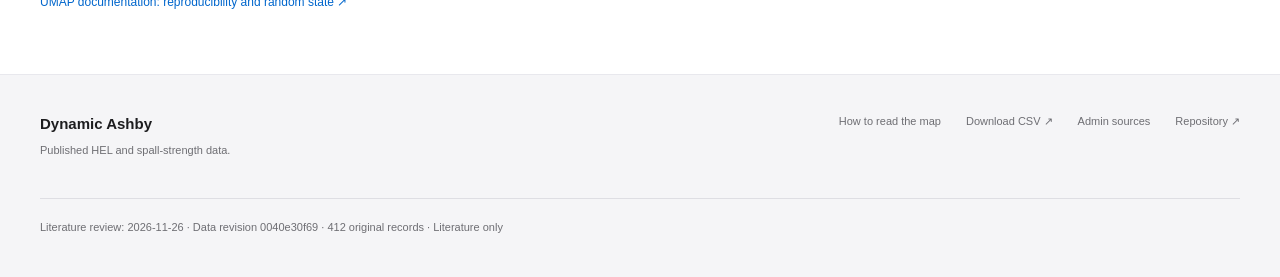
<file: static-dynamic.html>
<!doctype html>
<html lang="en">
<head>
  <meta charset="utf-8">
  <meta name="viewport" content="width=device-width, initial-scale=1">
  <meta name="description" content="Literature maps of Hugoniot elastic limit and spall strength, with material conditions, experimental methods and source references.">
  <meta name="theme-color" content="#f5f5f7">
  <title>Static and dynamic property maps — Dynamic Ashby</title>
  <link rel="icon" href="assets/favicon.svg" type="image/svg+xml">
  <link rel="stylesheet" href="assets/styles.css">
  <script type="module" src="assets/app.js"></script>
  <script type="module" src="assets/analysis.js"></script>
</head>
<body data-page="static-dynamic">
  <a class="skip" href="#main">Skip to content</a>
  <header class="site-header">
    <div class="nav-shell">
      <a class="brand" href="index.html" aria-label="Dynamic Ashby home"><svg viewBox="0 0 32 32" aria-hidden="true"><path d="M5 4v23h24M9 22l5-8 5 3 8-11"/><ellipse cx="17" cy="15" rx="10" ry="5" transform="rotate(-30 17 15)"/></svg>Dynamic Ashby<span class="brand-tag">LITERATURE ATLAS</span></a>
      <button class="menu-button" type="button" aria-expanded="false" aria-controls="main-nav">Menu <span>+</span></button>
      <nav id="main-nav" aria-label="Main navigation"><a href="index.html">Overview</a><a href="explore.html">Explore</a><a href="static-dynamic.html" aria-current="page">Static vs dynamic</a><a href="embeddings.html">Data views</a><a href="sources.html">Sources</a><a href="workflow.html">Workflow</a><a href="methods.html">Methods</a><a href="contribute.html">Add data</a></nav>
    </div>
  </header>
  <main id="main"><section class="page-intro page-width"><p class="eyebrow">Static × dynamic</p><h1>Static and dynamic<br><span>material property maps.</span></h1><p>Compare the static strength–toughness map with the dynamic HEL–spall strength map. View published reference ranges, reviewed measurements and their sources. The two maps use separate literature datasets and can contain different materials.</p></section>
<nav class="page-width sa-static-jump-links" aria-label="Static evidence views"><a href="#static-marginals">All reviewed yield and toughness values ↓</a><a href="#static-chart-library">Published chart sources ↓</a></nav>
<section class="analysis-metrics sa-static-metrics page-width" aria-label="Classical and dynamic property coverage">
  <div><strong data-analysis-count="staticYieldOnly">—</strong><span>reviewed yield values</span></div>
  <div><strong data-analysis-count="staticToughnessOnly">—</strong><span>reviewed K-type toughness values</span></div>
  <div><strong data-analysis-count="staticClassicalPairs">—</strong><span>reviewed static condition points</span></div>
  <div><strong data-cloud-count="staticClouds">—</strong><span>static material clouds</span></div>
  <div><strong data-analysis-count="measuredDynamicPairs">—</strong><span>same-shot HEL–spall pairs</span></div>
  <div><strong data-cloud-count="dynamicClouds">—</strong><span>dynamic material clouds</span></div>
</section>
<section class="page-width analysis-section" aria-label="Static and dynamic property maps" data-analysis-page="comparison">
  <div class="analysis-section-heading"><div><p class="eyebrow">Separate datasets · shared class colours</p><h2>Compare the property maps.</h2></div><div class="cloud-paper-links"><a class="text-link" href="data/static-reference-ranges.csv" download>Reference ranges ↓</a><a class="text-link" href="data/experimental-properties.csv" download>Measured properties ↓</a></div></div>
  <div class="comparison-context-controls"><label for="static-dataset">Static dataset<select id="static-dataset" aria-describedby="static-context-summary"><option value="published">Published + reviewed</option><option value="reviewed">Reviewed measurements</option></select></label><p id="static-context-summary" class="analysis-caption">Loading reference ranges and reviewed measurements…</p></div>
  <div class="comparison-controls"><span class="comparison-measured-label">Measured display</span><div class="segmented" role="group" aria-label="Measured comparison display"><button type="button" data-comparison-view="clouds" aria-pressed="true">Material clouds</button><button type="button" data-comparison-view="classes" aria-pressed="false">Class coverage</button><button type="button" data-comparison-view="pairs" aria-pressed="false">Measured pairs</button></div><label class="checkbox"><input type="checkbox" id="comparison-labels" checked> Names</label><button class="quiet-button" type="button" id="comparison-reset-view">Reset zoom</button></div>
  <p id="comparison-display-note" class="comparison-display-note">Choose the static dataset for the left panel, then choose how to group the measurements.</p>
  <div class="filter-bar analysis-filters"><label class="search-field"><span class="sr-only">Search material or paper in the comparison</span><input type="search" id="comparison-search" placeholder="Search material or paper…"></label><label>Class<select id="comparison-class"><option value="">All material classes</option></select></label><button class="quiet-button" id="comparison-clear" type="button">Clear filters</button></div>
  <div id="comparison-status" class="evidence-callout" role="status">Loading the property maps…</div>
  <div class="comparison-grid">
    <article class="analysis-card"><div class="analysis-card-heading"><div><p class="eyebrow" id="static-map-eyebrow">Classical static map</p><h3 id="static-map-title">Yield strength × toughness</h3></div><span id="static-map-count" class="analysis-count"></span></div><div id="static-comparison-plot" class="analysis-plot" aria-label="Fracture toughness versus yield strength"></div><p class="analysis-caption" id="static-comparison-caption">Yield: MPa. Toughness: MPa√m. Clouds enclose the measured ranges for a named material. Yield and toughness can come from different papers or conditions. Select a cloud to inspect the source records and toughness qualification.</p></article>
    <article class="analysis-card"><div class="analysis-card-heading"><div><p class="eyebrow">Dynamic material map</p><h3>HEL × spall strength</h3></div><span id="dynamic-map-count" class="analysis-count"></span></div><div id="dynamic-comparison-plot" class="analysis-plot" aria-label="Spall strength versus Hugoniot elastic limit"></div><p class="analysis-caption" id="dynamic-comparison-caption">Both axes: GPa. Clouds enclose supported HEL and spall ranges. The two properties can come from separate experiments. Select a cloud to inspect measured and inferred inputs; see the <a href="explore.html">main explorer</a> for other views.</p></article>
  </div>
  <div id="comparison-legend" class="class-legend" aria-label="Material class colour key"></div>
  <p class="analysis-caption cloud-geometry-note" id="comparison-geometry-note">Clouds enclose literature ranges on logarithmic axes. They do not show correlations, probability distributions or confidence regions. Narrow ranges have a minimum display width. Select a cloud to inspect its records and test conditions.</p>
  <aside id="comparison-selection" class="analysis-selection" aria-live="polite"><p>Select a material cloud or a record below to inspect its sources.</p></aside>
  <details class="analysis-records"><summary>Browse materials and supporting observations <span id="comparison-record-count"></span></summary><div id="comparison-records" class="analysis-record-list"></div></details>
</section>
<section class="analysis-section page-width sa-static-library" id="static-chart-library" aria-labelledby="static-chart-library-title" hidden><div class="analysis-section-heading"><div><p class="eyebrow">Published material-selection literature</p><h2 id="static-chart-library-title">Published strength–toughness charts</h2></div><span class="sa-static-library-count" id="static-chart-library-count"></span></div><p class="analysis-lead">Each entry links to a published chart or reference table and identifies its axes. The counts show how many individual values and condition pairs from that source have been reviewed for this site. Listing a chart does not add its plotted values to the dataset.</p><div id="static-chart-library-groups" class="sa-static-library-groups"></div></section>
<section class="analysis-section page-width sa-static-marginals" id="static-marginals" aria-labelledby="static-marginals-title"><div class="analysis-section-heading"><div><p class="eyebrow">Individual static property values</p><h2 id="static-marginals-title">Yield and toughness measurements</h2></div></div><p class="analysis-lead">These strips include every reviewed yield or toughness value, including materials with only one property available. Position along the horizontal axis gives the value; vertical position separates material classes. Published reference ranges are excluded.</p><div id="static-cloud-coverage" class="cloud-coverage-summary" aria-live="polite"></div><div class="comparison-grid"><article class="analysis-card"><h3>Measured yield coverage</h3><div id="yield-marginal-plot" class="analysis-plot marginal-plot"></div></article><article class="analysis-card"><h3>Measured toughness coverage</h3><div id="toughness-marginal-plot" class="analysis-plot marginal-plot"></div></article></div><details class="analysis-records"><summary>Materials with only one static property <span id="static-unmatched-count"></span></summary><div id="static-unmatched-materials" class="cloud-missing-list"></div></details><p class="analysis-caption">A missing yield or toughness value remains missing. Tensile, compressive and flexural strength are kept distinct. Missing toughness or spall values are not filled from yield strength or other properties. Author-reported conversions and wave-profile reductions are retained with their methods.</p></section>
<section class="analysis-section page-width" id="related-static-section" hidden><div class="analysis-section-heading"><div><p class="eyebrow">Other strength definitions</p><h2>Other static property pairs</h2></div></div><p class="analysis-lead">These plots pair another reported strength with toughness at a reviewed material condition. Each plot names the strength definition used, so tensile or flexural failure strength is not presented as yield strength.</p><div id="related-static-plots" class="comparison-grid"></div></section>
<section class="analysis-section page-width"><p class="eyebrow">Interpreting the comparison</p><h2>What the two maps<br>can show</h2><div id="analysis-discussion" class="analysis-discussion"></div><div class="evidence-callout"><strong>Why the axes cannot be converted directly</strong><p>Yield strength describes the onset of plastic flow in a specified test. The Hugoniot elastic limit (HEL) is the longitudinal stress at the elastic limit under shock loading. Fracture toughness measures crack resistance for a specified method and specimen geometry; spall strength measures resistance to dynamic tensile failure for a particular pulse and analysis method.</p><p>The maps show which property ranges and material classes the available literature covers. Comparing the static and dynamic performance of a particular material requires comparable material states and test conditions.</p></div></section>
<section class="analysis-section page-width"><div class="analysis-section-heading"><div><p class="eyebrow">Dataset coverage</p><h2>Coverage by property</h2></div><a class="text-link" href="embeddings.html">Explore multivariable structure →</a></div><div id="analysis-property-coverage" class="analysis-table-wrap"></div></section>
<section class="analysis-section page-width"><p class="eyebrow">Methods and sources</p><h2>How the comparison is built</h2><div id="analysis-methods" class="analysis-methods"></div><div id="analysis-references" class="analysis-references"></div></section>
</main>
  <footer class="site-footer">
    <div><a class="footer-brand" href="index.html">Dynamic Ashby</a><p>Published HEL and spall-strength data.</p></div>
    <div class="footer-links"><a href="methods.html">How to read the map</a><a href="data/literature.csv" download>Download CSV ↗</a><a href="admin.html">Admin sources</a><a href="https://github.com/Piyushjhu/Dynamic-Ashby-Atlas" target="_blank" rel="noopener noreferrer">Repository ↗</a></div>
    <p class="build-note" data-build-note>Loading the literature compilation…</p>
  </footer>
  <div id="toast" class="toast" role="status"></div>
</body>
</html>
</file>
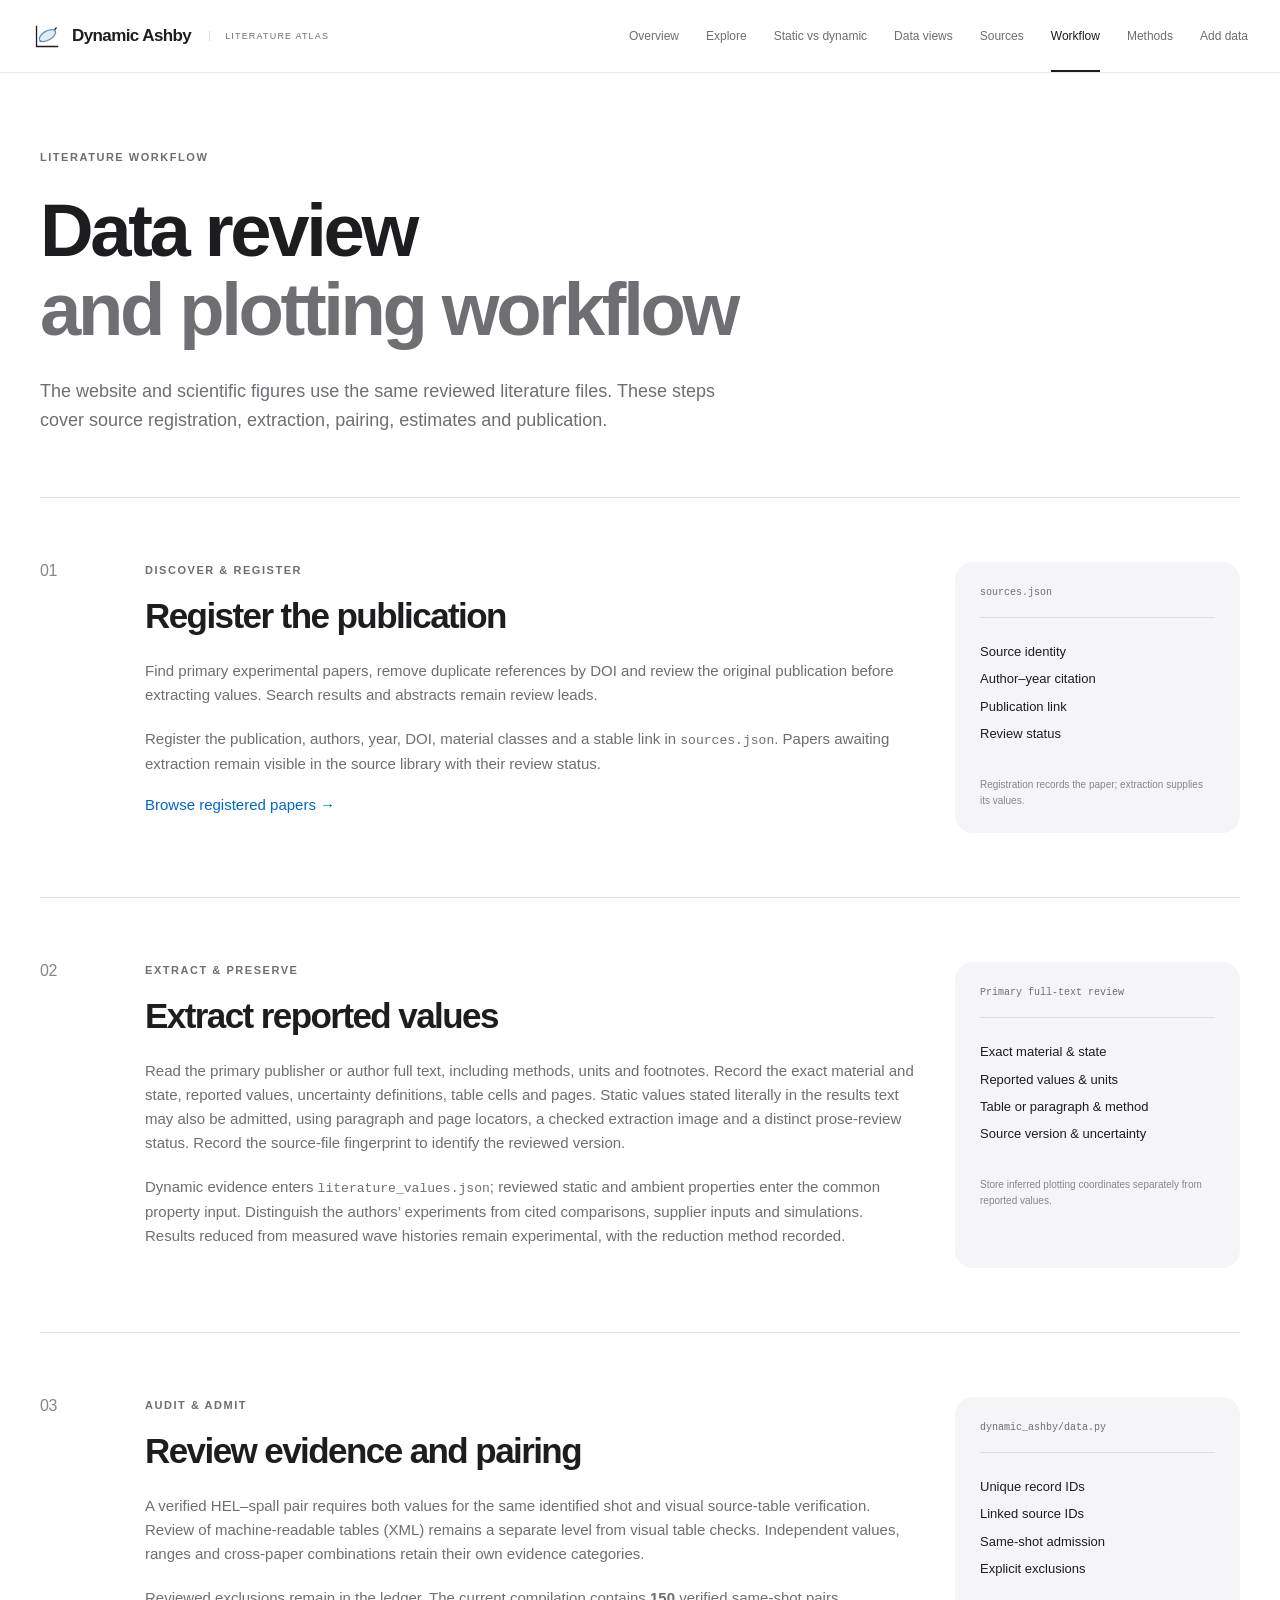
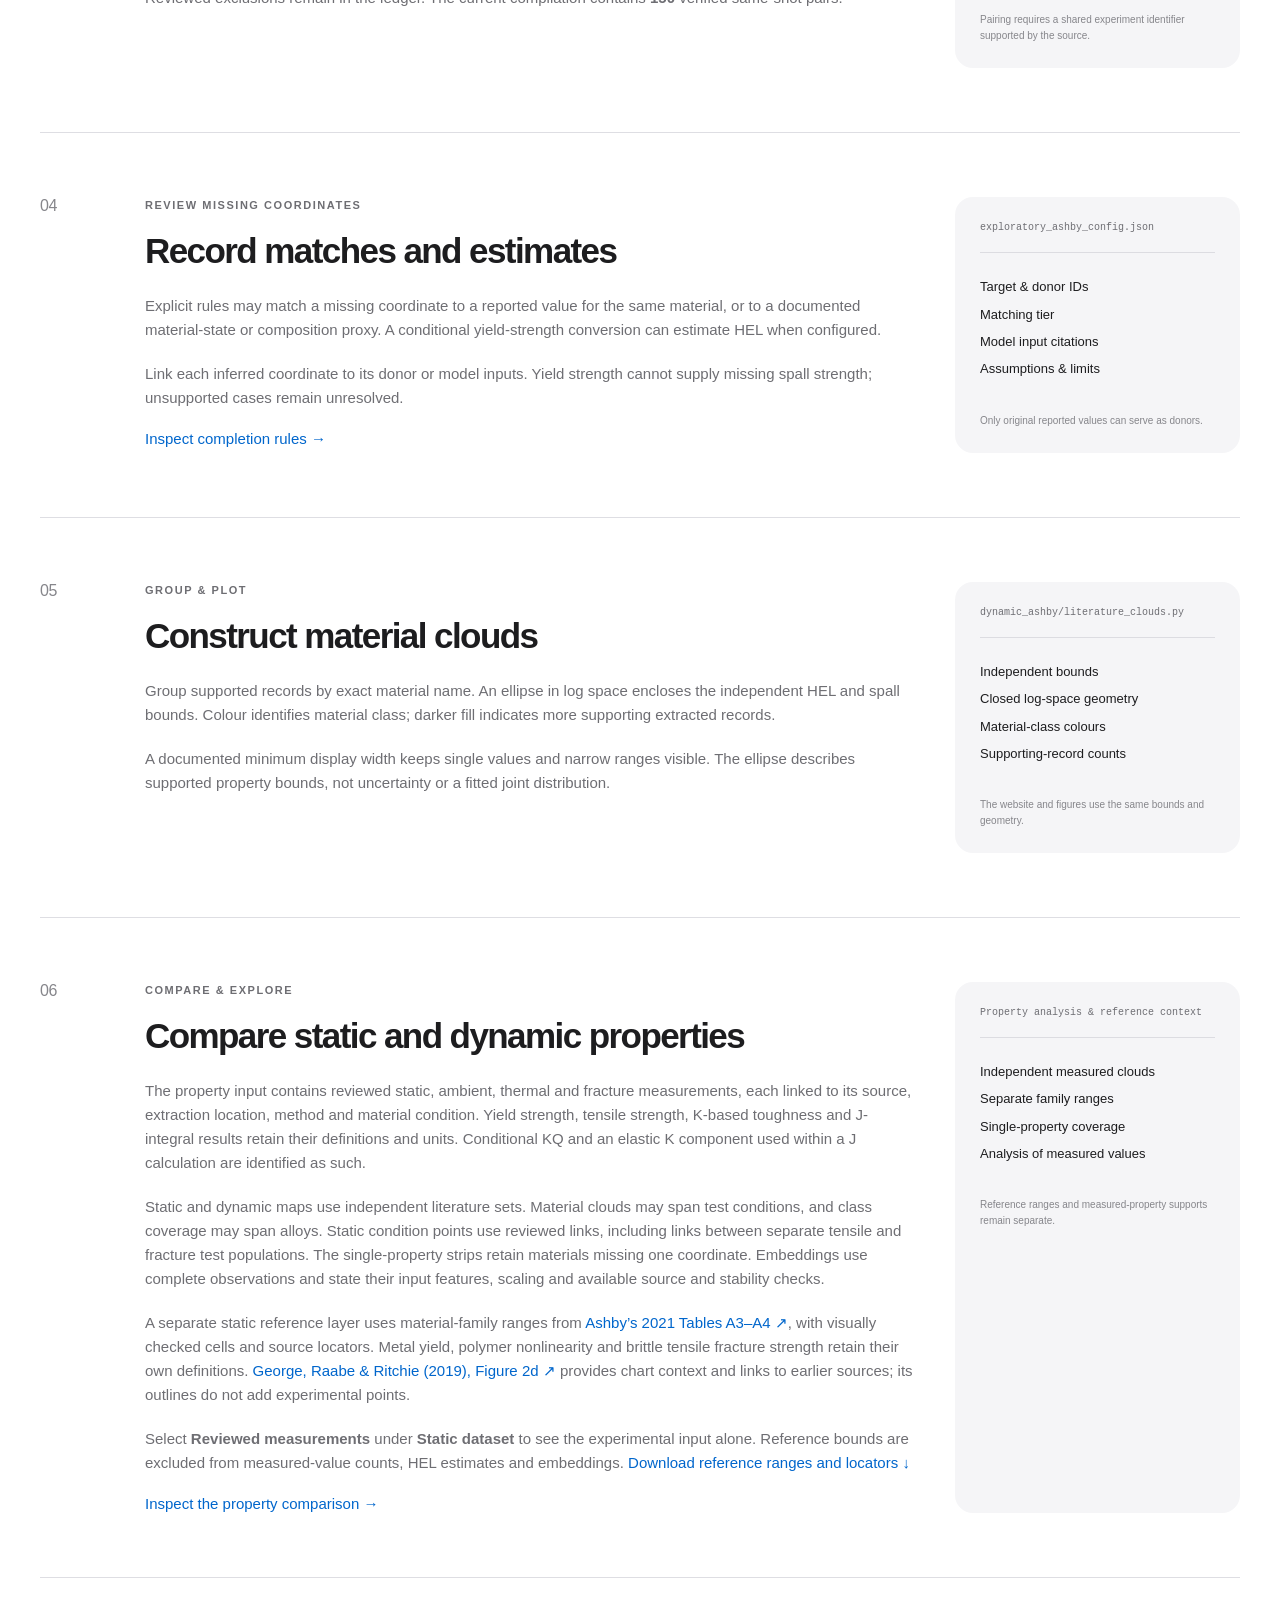
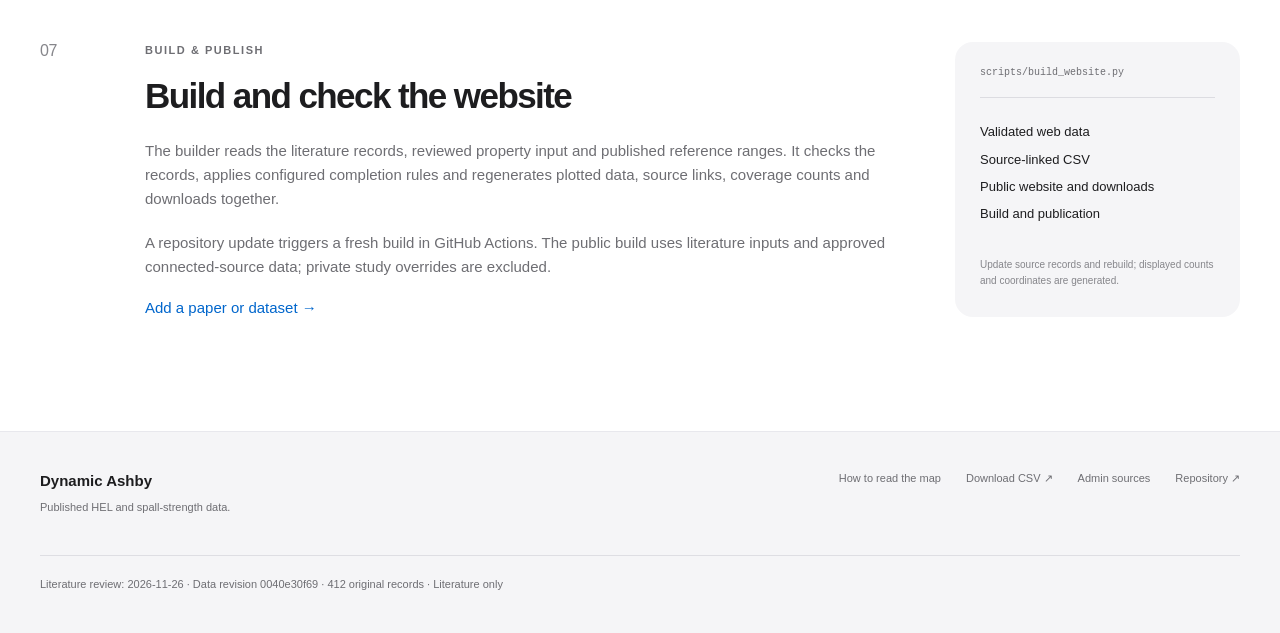
<file: workflow.html>
<!doctype html>
<html lang="en">
<head>
  <meta charset="utf-8">
  <meta name="viewport" content="width=device-width, initial-scale=1">
  <meta name="description" content="Literature maps of Hugoniot elastic limit and spall strength, with material conditions, experimental methods and source references.">
  <meta name="theme-color" content="#f5f5f7">
  <title>Data review and plotting workflow — Dynamic Ashby</title>
  <link rel="icon" href="assets/favicon.svg" type="image/svg+xml">
  <link rel="stylesheet" href="assets/styles.css">
  <script type="module" src="assets/app.js"></script>
  <script type="module" src="assets/analysis.js"></script>
</head>
<body data-page="workflow">
  <a class="skip" href="#main">Skip to content</a>
  <header class="site-header">
    <div class="nav-shell">
      <a class="brand" href="index.html" aria-label="Dynamic Ashby home"><svg viewBox="0 0 32 32" aria-hidden="true"><path d="M5 4v23h24M9 22l5-8 5 3 8-11"/><ellipse cx="17" cy="15" rx="10" ry="5" transform="rotate(-30 17 15)"/></svg>Dynamic Ashby<span class="brand-tag">LITERATURE ATLAS</span></a>
      <button class="menu-button" type="button" aria-expanded="false" aria-controls="main-nav">Menu <span>+</span></button>
      <nav id="main-nav" aria-label="Main navigation"><a href="index.html">Overview</a><a href="explore.html">Explore</a><a href="static-dynamic.html">Static vs dynamic</a><a href="embeddings.html">Data views</a><a href="sources.html">Sources</a><a href="workflow.html" aria-current="page">Workflow</a><a href="methods.html">Methods</a><a href="contribute.html">Add data</a></nav>
    </div>
  </header>
  <main id="main"><section class="page-intro page-width"><p class="eyebrow">Literature workflow</p><h1>Data review<br><span>and plotting workflow</span></h1><p>The website and scientific figures use the same reviewed literature files. These steps cover source registration, extraction, pairing, estimates and publication.</p></section>
<section class="workflow-steps page-width">
  <article class="workflow-step"><span class="step-number">01</span><div><p class="eyebrow">Discover & register</p><h2>Register the publication</h2><p>Find primary experimental papers, remove duplicate references by DOI and review the original publication before extracting values. Search results and abstracts remain review leads.</p><p>Register the publication, authors, year, DOI, material classes and a stable link in <code>sources.json</code>. Papers awaiting extraction remain visible in the source library with their review status.</p><a class="text-link" href="sources.html">Browse registered papers →</a></div><div class="step-detail"><span class="file-label">sources.json</span><p>Source identity<br>Author–year citation<br>Publication link<br>Review status</p><small>Registration records the paper; extraction supplies its values.</small></div></article>
  <article class="workflow-step"><span class="step-number">02</span><div><p class="eyebrow">Extract & preserve</p><h2>Extract reported values</h2><p>Read the primary publisher or author full text, including methods, units and footnotes. Record the exact material and state, reported values, uncertainty definitions, table cells and pages. Static values stated literally in the results text may also be admitted, using paragraph and page locators, a checked extraction image and a distinct prose-review status. Record the source-file fingerprint to identify the reviewed version.</p><p>Dynamic evidence enters <code>literature_values.json</code>; reviewed static and ambient properties enter the common property input. Distinguish the authors’ experiments from cited comparisons, supplier inputs and simulations. Results reduced from measured wave histories remain experimental, with the reduction method recorded.</p></div><div class="step-detail"><span class="file-label">Primary full-text review</span><p>Exact material & state<br>Reported values & units<br>Table or paragraph & method<br>Source version & uncertainty</p><small>Store inferred plotting coordinates separately from reported values.</small></div></article>
  <article class="workflow-step"><span class="step-number">03</span><div><p class="eyebrow">Audit & admit</p><h2>Review evidence and pairing</h2><p>A verified HEL–spall pair requires both values for the same identified shot and visual source-table verification. Review of machine-readable tables (XML) remains a separate level from visual table checks. Independent values, ranges and cross-paper combinations retain their own evidence categories.</p><p>Reviewed exclusions remain in the ledger. The current compilation contains <strong data-count="verified">—</strong> verified same-shot pairs.</p></div><div class="step-detail"><span class="file-label">dynamic_ashby/data.py</span><p>Unique record IDs<br>Linked source IDs<br>Same-shot admission<br>Explicit exclusions</p><small>Pairing requires a shared experiment identifier supported by the source.</small></div></article>
  <article class="workflow-step"><span class="step-number">04</span><div><p class="eyebrow">Review missing coordinates</p><h2>Record matches and estimates</h2><p>Explicit rules may match a missing coordinate to a reported value for the same material, or to a documented material-state or composition proxy. A conditional yield-strength conversion can estimate HEL when configured.</p><p>Link each inferred coordinate to its donor or model inputs. Yield strength cannot supply missing spall strength; unsupported cases remain unresolved.</p><a class="text-link" href="methods.html#completion">Inspect completion rules →</a></div><div class="step-detail"><span class="file-label">exploratory_ashby_config.json</span><p>Target & donor IDs<br>Matching tier<br>Model input citations<br>Assumptions & limits</p><small>Only original reported values can serve as donors.</small></div></article>
  <article class="workflow-step"><span class="step-number">05</span><div><p class="eyebrow">Group & plot</p><h2>Construct material clouds</h2><p>Group supported records by exact material name. An ellipse in log space encloses the independent HEL and spall bounds. Colour identifies material class; darker fill indicates more supporting extracted records.</p><p>A documented minimum display width keeps single values and narrow ranges visible. The ellipse describes supported property bounds, not uncertainty or a fitted joint distribution.</p></div><div class="step-detail"><span class="file-label">dynamic_ashby/literature_clouds.py</span><p>Independent bounds<br>Closed log-space geometry<br>Material-class colours<br>Supporting-record counts</p><small>The website and figures use the same bounds and geometry.</small></div></article>
  <article class="workflow-step"><span class="step-number">06</span><div><p class="eyebrow">Compare & explore</p><h2>Compare static and dynamic properties</h2><p>The property input contains reviewed static, ambient, thermal and fracture measurements, each linked to its source, extraction location, method and material condition. Yield strength, tensile strength, K-based toughness and J-integral results retain their definitions and units. Conditional KQ and an elastic K component used within a J calculation are identified as such.</p><p>Static and dynamic maps use independent literature sets. Material clouds may span test conditions, and class coverage may span alloys. Static condition points use reviewed links, including links between separate tensile and fracture test populations. The single-property strips retain materials missing one coordinate. Embeddings use complete observations and state their input features, scaling and available source and stability checks.</p><p>A separate static reference layer uses material-family ranges from <a href="https://ansys.synopsys.com/content/dam/amp/2021/august/webpage-requests/education-resources-dam-upload-batch-2/material-property-data-for-eng-materials-BOKENGEN21.pdf" target="_blank" rel="noopener noreferrer">Ashby’s 2021 Tables A3–A4 ↗</a>, with visually checked cells and source locators. Metal yield, polymer nonlinearity and brittle tensile fracture strength retain their own definitions. <a href="https://www.nature.com/articles/s41578-019-0121-4" target="_blank" rel="noopener noreferrer">George, Raabe &amp; Ritchie (2019), Figure 2d ↗</a> provides chart context and links to earlier sources; its outlines do not add experimental points.</p><p>Select <strong>Reviewed measurements</strong> under <strong>Static dataset</strong> to see the experimental input alone. Reference bounds are excluded from measured-value counts, HEL estimates and embeddings. <a href="data/static-reference-ranges.csv" download>Download reference ranges and locators ↓</a></p><a class="text-link" href="static-dynamic.html">Inspect the property comparison →</a></div><div class="step-detail"><span class="file-label">Property analysis &amp; reference context</span><p>Independent measured clouds<br>Separate family ranges<br>Single-property coverage<br>Analysis of measured values</p><small>Reference ranges and measured-property supports remain separate.</small></div></article>
  <article class="workflow-step"><span class="step-number">07</span><div><p class="eyebrow">Build & publish</p><h2>Build and check the website</h2><p>The builder reads the literature records, reviewed property input and published reference ranges. It checks the records, applies configured completion rules and regenerates plotted data, source links, coverage counts and downloads together.</p><p>A repository update triggers a fresh build in GitHub Actions. The public build uses literature inputs and approved connected-source data; private study overrides are excluded.</p><a class="text-link" href="contribute.html">Add a paper or dataset →</a></div><div class="step-detail"><span class="file-label">scripts/build_website.py</span><p>Validated web data<br>Source-linked CSV<br>Public website and downloads<br>Build and publication</p><small>Update source records and rebuild; displayed counts and coordinates are generated.</small></div></article>
</section>
</main>
  <footer class="site-footer">
    <div><a class="footer-brand" href="index.html">Dynamic Ashby</a><p>Published HEL and spall-strength data.</p></div>
    <div class="footer-links"><a href="methods.html">How to read the map</a><a href="data/literature.csv" download>Download CSV ↗</a><a href="admin.html">Admin sources</a><a href="https://github.com/Piyushjhu/Dynamic-Ashby-Atlas" target="_blank" rel="noopener noreferrer">Repository ↗</a></div>
    <p class="build-note" data-build-note>Loading the literature compilation…</p>
  </footer>
  <div id="toast" class="toast" role="status"></div>
</body>
</html>
</file>
<file: assets/styles.css>
@charset "UTF-8";
:root{--ink:#1d1d1f;--secondary:#6e6e73;--faint:#86868b;--paper:#fff;--ground:#f5f5f7;--line:#dedee3;--blue:#0066cc;--radius:24px;font-family:-apple-system,BlinkMacSystemFont,"SF Pro Display","Helvetica Neue",Arial,sans-serif;color:var(--ink);background:var(--paper);font-synthesis:none;-webkit-font-smoothing:antialiased;scroll-behavior:smooth}
*{box-sizing:border-box}body{margin:0}a{color:var(--blue);text-decoration:none}a:hover{text-decoration:underline}button,input,select{font:inherit}button,select{cursor:pointer}button{color:inherit}button:disabled{cursor:default;opacity:.45}button:focus-visible,a:focus-visible,input:focus-visible,select:focus-visible,summary:focus-visible,[tabindex]:focus-visible{outline:3px solid #0071e3;outline-offset:4px}button{border:0}p{line-height:1.6;margin:0 0 20px}h1,h2,h3{font-weight:600;letter-spacing:-.045em;line-height:1.07;margin:0}h1{font-size:clamp(46px,5.8vw,78px)}h2{font-size:clamp(34px,4vw,52px)}h3{font-size:24px;letter-spacing:-.025em}h1 span{color:var(--secondary)}svg{display:block}code{font-family:ui-monospace,SFMono-Regular,Menlo,monospace;font-size:.87em}small{line-height:1.55}.page-width{width:min(1200px,calc(100% - 80px));margin-inline:auto}.eyebrow{text-transform:uppercase;font-size:11px;font-weight:600;letter-spacing:.14em;color:var(--secondary);margin-bottom:24px}.sr-only{position:absolute;width:1px;height:1px;padding:0;overflow:hidden;clip:rect(0,0,0,0);white-space:nowrap;border:0}.skip{position:fixed;top:-60px;left:16px;background:var(--ink);color:white;padding:12px 18px;z-index:100}.skip:focus{top:12px}
.site-header{position:sticky;top:0;z-index:30;background:rgba(255,255,255,.9);backdrop-filter:blur(20px);border-bottom:1px solid #e8e8ed}.nav-shell{width:min(1360px,calc(100% - 64px));height:72px;margin:auto;display:flex;align-items:center;justify-content:space-between;gap:25px}.brand{display:flex;align-items:center;gap:11px;font-size:17px;font-weight:600;letter-spacing:-.035em;color:var(--ink);white-space:nowrap}.brand:hover{text-decoration:none}.brand svg{width:29px;height:29px;stroke:var(--ink);stroke-width:1.45;fill:none}.brand svg ellipse{fill:#e1ebf5;stroke:#6093be}.brand-tag{border-left:1px solid var(--line);padding-left:15px;margin-left:7px;letter-spacing:.13em;font-size:9px;color:var(--secondary);font-weight:500}.site-header nav{display:flex;gap:27px;align-items:center}.site-header nav a{font-size:12px;color:var(--secondary);line-height:72px;position:relative}.site-header nav a:hover{color:var(--ink);text-decoration:none}.site-header nav a[aria-current]{color:var(--ink)}.site-header nav a[aria-current]:after{content:"";position:absolute;bottom:0;height:2px;background:var(--ink);left:0;right:0}.menu-button{display:none}.button{display:inline-flex;align-items:center;justify-content:center;gap:23px;padding:15px 23px;border-radius:100px;font-size:14px;font-weight:500;line-height:1.3;transition:background .2s,transform .2s}.button:hover{text-decoration:none;transform:translateY(-1px)}.primary{background:var(--ink);color:white}.primary:hover{background:#343437}.text-link{font-size:15px;font-weight:500}.hero-actions{display:flex;align-items:center;gap:30px;margin-top:32px}.live-dot{display:inline-block;width:6px;height:6px;border-radius:50%;background:#4b8b65;vertical-align:2px;margin-right:9px}
.hero{padding-top:78px;text-align:center}.hero h1{line-height:1.04;letter-spacing:-.06em}.hero .eyebrow{margin-bottom:27px}.hero-description{color:var(--secondary);font-size:19px;line-height:1.55;max-width:600px;margin:26px auto 0}.hero .hero-actions{justify-content:center}.hero-plot-wrap{margin-top:64px;background:var(--ground);border:1px solid #e8e8ed;border-radius:28px;padding:23px 30px 18px;overflow:hidden;text-align:left}.preview-heading,.preview-caption{display:flex;justify-content:space-between;align-items:center;gap:15px;font-size:12px;color:var(--secondary)}.preview-heading{font-weight:500;color:var(--ink)}.preview-heading a{font-size:11px}.preview-caption{font-size:10px;padding-top:6px}.hero-plot{margin:6px 0}.hero-plot svg{width:100%}.metrics-strip{display:grid;grid-template-columns:repeat(4,1fr);border-bottom:1px solid var(--line);padding:48px 0 44px;gap:20px}.metrics-strip div{text-align:center;border-right:1px solid var(--line)}.metrics-strip div:last-child{border:0}.metrics-strip strong{display:block;font-size:44px;letter-spacing:-.06em;font-weight:500;margin-bottom:7px}.metrics-strip span{font-size:12px;color:var(--secondary)}.editorial-section{padding-block:104px}.split-intro{display:grid;grid-template-columns:1fr 1fr;gap:100px}.prose{font-size:17px;color:var(--secondary)}.prose h2{color:var(--ink);margin-bottom:30px}.prose p{margin-bottom:25px}.feature-section{background:var(--ground);padding-block:94px}.feature-grid{display:grid;grid-template-columns:repeat(3,1fr);gap:60px;margin-top:60px}.feature-grid article{border-top:1px solid #cfcfd6;padding-top:22px}.feature-number{font-size:12px;color:var(--faint);display:block;margin-bottom:44px}.feature-grid h3{margin-bottom:17px}.feature-grid p{font-size:15px;color:var(--secondary)}.feature-grid a{font-size:13px}.evidence-note{max-width:800px;text-align:center}.evidence-note p:not(.eyebrow){color:var(--secondary);font-size:18px;margin:26px auto}.site-footer{background:var(--ground);border-top:1px solid #e8e8ed;padding:40px max(40px,calc((100% - 1200px)/2));display:grid;grid-template-columns:1fr 1fr;gap:28px;color:var(--secondary);font-size:11px}.footer-brand{color:var(--ink);font-size:15px;font-weight:600}.site-footer p{margin:10px 0 0}.footer-links{display:flex;gap:25px;justify-content:flex-end;align-items:flex-start}.footer-links a{color:var(--secondary)}.build-note{grid-column:1/-1;border-top:1px solid var(--line);padding-top:20px;overflow-wrap:anywhere}.page-intro{padding-top:76px;padding-bottom:62px}.page-intro>p:not(.eyebrow){font-size:18px;color:var(--secondary);max-width:700px;margin:28px 0 0}.page-intro.compact{padding-top:50px;padding-bottom:34px}.compact h1{font-size:48px}.compact>p:not(.eyebrow){font-size:16px;margin-top:14px}.compact .eyebrow{margin-bottom:16px}
.explorer{width:min(1440px,calc(100% - 64px))}.explorer-toolbar{display:flex;align-items:center;justify-content:space-between;gap:16px;margin-bottom:20px}.segmented{display:inline-flex;gap:3px;background:#ededf0;padding:4px;border-radius:11px}.segmented button{padding:10px 19px;border-radius:8px;background:transparent;font-size:12px;color:var(--secondary)}.segmented button[aria-pressed=true]{background:white;color:var(--ink);box-shadow:0 1px 3px #0000000d}.toolbar-actions{display:flex;gap:16px}.quiet-button{background:transparent;color:var(--secondary);padding:8px 5px;font-size:12px}.quiet-button:hover{color:var(--blue)}.filter-bar{display:flex;gap:16px;align-items:center;background:var(--ground);padding:16px 20px;border:1px solid #e8e8ed;border-radius:16px 16px 0 0}.search-field{display:flex;align-items:center;gap:9px;flex:1;min-width:150px}.search-field svg{width:18px;height:18px;stroke:var(--secondary);fill:none;stroke-width:1.4;flex-shrink:0}.search-field input{width:100%;padding:10px 0;border:0;background:transparent;outline-offset:2px;font-size:13px;min-width:100px;color:var(--ink)}.search-field input::placeholder{color:var(--faint)}.filter-bar>label:not(.search-field){display:flex;align-items:center;gap:9px;font-size:11px;color:var(--secondary)}select{background:white;border:1px solid #d7d7dd;border-radius:8px;font-size:12px;padding:10px 30px 10px 10px;color:var(--ink);max-width:100%}.explorer-body{display:grid;grid-template-columns:minmax(0,1fr) 330px;border:1px solid var(--line);border-top:0;border-radius:0 0 18px 18px;overflow:hidden}.map-panel{min-width:0;padding:19px 20px 20px}.map-topline{display:flex;align-items:center;justify-content:space-between;gap:15px;margin-bottom:6px}.map-topline p{font-size:11px;color:var(--secondary);margin:0}.checkbox{display:flex;gap:6px;align-items:center;font-size:11px;white-space:nowrap;color:var(--secondary)}input[type=checkbox]{accent-color:var(--ink)}.map-frame{position:relative}.main-plot{width:100%;min-height:380px;touch-action:none;user-select:none}.main-plot svg{width:100%;overflow:visible}.zoom-tools{position:absolute;right:9px;bottom:75px;display:flex;flex-direction:column;border:1px solid var(--line);background:#fffffff0;border-radius:9px;overflow:hidden}.zoom-tools button{background:transparent;width:31px;height:30px;font-size:18px;font-weight:400}.zoom-tools button+button{border-top:1px solid #e8e8ed}.zoom-tools button:hover{background:var(--ground)}.plot-key{display:flex;flex-wrap:wrap;gap:13px;font-size:10px;color:var(--secondary);margin:3px 0 15px;padding-top:8px}.plot-key>span{display:flex;align-items:center;gap:5px}.line-sample{display:inline-block;width:19px;border-top:1.5px solid var(--secondary)}.line-sample.matched{border-top-style:dashed}.line-sample.modeled{border-top-style:dotted}.plot-hint{margin-left:auto;color:var(--faint)}.class-legend{display:flex;flex-wrap:wrap;gap:4px 7px;border-top:1px solid #ededf0;padding-top:11px}.legend-button{display:flex;align-items:center;gap:5px;font-size:10px;background:transparent;border:1px solid transparent;border-radius:6px;padding:6px;color:var(--secondary)}.legend-button:hover,.legend-button[aria-pressed=true]{background:var(--ground);color:var(--ink);border-color:#dedee3}.swatch{width:7px;height:7px;border-radius:50%;background:var(--color);display:inline-block;flex-shrink:0}.map-footnote{font-size:10px;color:var(--faint);line-height:1.6;margin:12px 0 0}.map-footnote a{white-space:nowrap}.selection-panel{border-left:1px solid var(--line);background:#fafafb;padding:27px 23px;max-height:830px;overflow:auto;scrollbar-width:thin}.selection-panel h2{font-size:25px;line-height:1.18;letter-spacing:-.035em;overflow-wrap:anywhere}.selection-panel .eyebrow{font-size:9px;margin:0 0 12px}.selection-panel p{font-size:12px;color:var(--secondary)}.selection-panel .state-text{margin:12px 0 18px;font-size:12px}.empty-selection{padding-top:65px}.empty-selection svg{width:80px;height:62px;margin-bottom:28px}.empty-selection h2{font-size:25px;margin-bottom:17px}.empty-selection p{font-size:13px}.empty-selection .quiet-button{color:var(--blue);padding:0;text-align:left;font-size:12px}.detail-close{float:right;background:transparent;font-size:19px;color:var(--secondary);margin-top:-8px;padding:3px 0 6px 8px}.property-grid{display:grid;grid-template-columns:1fr 1fr;margin:22px 0;border-block:1px solid var(--line);padding:16px 0;gap:10px}.property-grid strong{display:block;font-size:19px;letter-spacing:-.04em;font-weight:500}.property-grid small{display:block;font-size:10px;color:var(--secondary);margin-bottom:6px}.property-grid .unit{font-size:10px;color:var(--secondary);display:block;margin-top:4px}.detail-stat{font-size:11px;color:var(--secondary);line-height:1.7;margin-bottom:16px}.detail-badge{display:inline-flex;border:1px solid #d6d6dc;border-radius:5px;padding:4px 6px;font-size:9px;margin:0 3px 8px 0;color:var(--secondary);line-height:1.4}.detail-section{padding-top:18px;margin-top:18px;border-top:1px solid var(--line)}.detail-section h3{font-size:11px;letter-spacing:0;font-weight:600;margin-bottom:10px}.detail-section p{font-size:11px;line-height:1.7;margin-bottom:9px;overflow-wrap:anywhere}.detail-section dl{display:grid;grid-template-columns:1fr 1.5fr;font-size:10px;gap:8px;margin:0;line-height:1.5}.detail-section dt{color:var(--faint)}.detail-section dd{margin:0;color:var(--secondary)}.citation-link{display:block;font-size:12px;line-height:1.5;margin-bottom:7px}.detail-source{padding:10px 0;border-bottom:1px solid #e8e8ed}.detail-source:last-child{border:0}.detail-source small{display:block;color:var(--faint);font-size:10px}.record-link{display:block;border:0;background:transparent;padding:9px 0;text-align:left;width:100%;font-size:11px;line-height:1.5;border-bottom:1px solid #e8e8ed;color:var(--blue)}.record-link small{display:block;font-size:10px;color:var(--secondary)}.record-link:hover{text-decoration:underline}.back-link{border:0;background:transparent;color:var(--blue);padding:0;margin-bottom:20px;font-size:11px}.plot-tooltip{position:fixed;z-index:45;background:#1d1d1f;color:#fff;max-width:260px;border-radius:9px;padding:11px 13px;pointer-events:none;font-size:11px;line-height:1.5}.plot-tooltip strong{display:block;font-weight:500;margin-bottom:3px}.plot-tooltip span{display:block;color:#cfcfd6;font-size:10px}.results-section{padding-top:43px}.results-heading{display:flex;justify-content:space-between;align-items:flex-end;margin-bottom:22px}.results-heading .eyebrow{font-size:9px;margin-bottom:11px}.results-heading h2{font-size:27px}.results-heading>span{font-size:11px;color:var(--secondary)}.material-results{display:grid;grid-template-columns:repeat(3,1fr);gap:0 25px;max-height:380px;overflow:auto;padding-right:6px}.material-row{display:flex;align-items:flex-start;gap:11px;border-top:1px solid var(--line);background:transparent;padding:16px 0;text-align:left;min-width:0}.material-row .swatch{margin-top:5px}.material-row strong{font-weight:500;font-size:12px;display:block;line-height:1.45}.material-row small{display:block;font-size:10px;color:var(--secondary);margin-top:4px}.material-row:hover strong{color:var(--blue)}.material-row[aria-pressed=true]{color:var(--blue)}.no-results{padding:40px 0;color:var(--secondary);font-size:14px;grid-column:1/-1}.coverage-section{display:grid;grid-template-columns:1fr 1fr;gap:90px;padding-block:85px}.coverage-section h2{font-size:35px}.coverage-section p:not(.eyebrow){font-size:14px;color:var(--secondary);margin-top:20px}.ledger-row{display:flex;justify-content:space-between;align-items:center;padding:17px 0;border-bottom:1px solid var(--line);font-size:12px;color:var(--secondary);gap:15px}.ledger-row strong{font-size:21px;font-weight:500;color:var(--ink);letter-spacing:-.04em}.coverage-class{font-size:11px;padding:11px 0;border-bottom:1px solid var(--line);display:flex;justify-content:space-between;gap:12px}.coverage-class>span:first-child{display:flex;align-items:center;gap:8px}.coverage-class>span:last-child{color:var(--secondary)}
.source-library{padding-bottom:90px}.library-toolbar{display:flex;align-items:center;gap:15px;padding:16px 20px;background:var(--ground);border-radius:14px}.library-summary{display:flex;justify-content:space-between;color:var(--secondary);font-size:11px;padding:24px 0;border-bottom:1px solid var(--line)}.source-item{padding:27px 0;border-bottom:1px solid var(--line);display:grid;grid-template-columns:90px minmax(0,1fr) 180px;gap:24px;scroll-margin-top:95px}.source-id{font-size:11px;color:var(--faint);padding-top:4px}.source-year{display:block;font-size:24px;color:var(--ink);letter-spacing:-.04em;margin-bottom:6px;font-weight:500}.source-item h2{font-size:18px;line-height:1.4;letter-spacing:-.02em;max-width:760px;margin-bottom:9px;font-weight:500}.source-citation{font-size:12px;color:var(--secondary);margin:0 0 13px}.source-tags{display:flex;gap:8px;flex-wrap:wrap;font-size:10px;color:var(--secondary);margin-bottom:13px}.source-tags span{background:var(--ground);padding:4px 7px;border-radius:4px}.source-actions{text-align:right;font-size:12px;padding-top:4px}.source-actions a{display:block;margin-bottom:13px}.source-actions small{display:block;color:var(--faint);font-size:10px}.source-item details{margin-top:14px}.source-item summary{font-size:11px;color:var(--blue);cursor:pointer;width:fit-content;line-height:1.6}.source-records{padding-top:15px}.source-record{display:grid;grid-template-columns:60px 1fr;gap:10px;padding:13px 0;border-top:1px solid #ebebee;font-size:11px;color:var(--secondary);line-height:1.7}.source-record>span{color:var(--faint)}.source-record strong{color:var(--ink);font-weight:500}.source-record p{font-size:11px;margin:3px 0}.source-record a{display:inline-block;margin-top:6px}.source-note{font-size:11px;color:var(--secondary);margin-top:15px}.source-item:target{background:#f5f8fc}.workflow-steps{padding-bottom:50px}.workflow-step{display:grid;grid-template-columns:65px 1fr 285px;gap:40px;padding:64px 0;border-top:1px solid var(--line);align-items:start}.step-number{font-size:16px;color:var(--faint);letter-spacing:-.03em}.workflow-step h2{font-size:35px;margin-bottom:25px}.workflow-step .eyebrow{margin-bottom:17px}.workflow-step p:not(.eyebrow){font-size:15px;color:var(--secondary)}.step-detail{background:var(--ground);border-radius:18px;padding:25px;align-self:stretch}.file-label{font-size:10px;font-family:ui-monospace,SFMono-Regular,monospace;display:block;overflow-wrap:anywhere;color:var(--secondary);padding-bottom:19px;border-bottom:1px solid #dcdce1;margin-bottom:20px}.step-detail p{line-height:2.1!important;font-size:13px!important;color:var(--ink)!important}.step-detail small{font-size:10px;color:var(--faint);display:block;padding-top:10px}.reading-layout{display:grid;grid-template-columns:210px 1fr;gap:100px;padding-bottom:90px}.reading-nav{position:sticky;top:112px;align-self:start;display:flex;flex-direction:column;gap:22px;border-left:1px solid var(--line);padding-left:20px;font-size:12px}.reading-nav a{color:var(--secondary)}.reading-nav a:hover{color:var(--ink)}.reading-content{max-width:750px}.reading-content section{scroll-margin-top:110px;padding-bottom:55px;margin-bottom:40px;border-bottom:1px solid var(--line)}.reading-content section:last-child{border:0;margin:0}.reading-content h2{font-size:35px;margin-bottom:26px}.reading-content p:not(.eyebrow){color:var(--secondary);font-size:15px}.reading-content strong{color:var(--ink);font-weight:500}.formula{background:var(--ground);border-radius:14px;padding:28px 24px;margin:27px 0;font-size:19px;letter-spacing:-.015em;line-height:1.5;overflow:auto}.definition-row{display:grid;grid-template-columns:185px 1fr;gap:25px;padding:18px 0;border-top:1px solid var(--line)}.definition-row strong{font-size:13px;line-height:1.6}.definition-row p{font-size:13px!important;margin:0}.model-summary{margin-top:25px}.model-summary details{border-top:1px solid var(--line);padding:16px 0;font-size:12px}.model-summary summary{cursor:pointer;line-height:1.6;font-weight:500}.model-summary p{font-size:12px!important;margin-top:13px}.model-summary a{font-size:12px;display:block;margin-top:10px}.contribute-grid{display:grid;grid-template-columns:1.3fr 1fr;gap:100px}.contribute-grid h2{font-size:35px}.file-guide{padding:21px 0;border-bottom:1px solid var(--line)}.file-guide code{font-size:13px;color:var(--ink)}.file-guide p{font-size:14px;margin:13px 0 0}.contribute-grid .prose>p{margin-top:25px;font-size:14px}.contribute-aside{background:var(--ground);border-radius:22px;padding:34px;align-self:start}.contribute-aside .eyebrow{line-height:1.7}.plain-checks{padding:0 0 0 20px;color:var(--secondary);font-size:14px;line-height:1.6;margin:0}.plain-checks li{padding-left:10px;margin-bottom:20px}.plain-checks li:last-child{margin:0}.command-block{background:var(--ground);border-radius:20px;padding:30px;margin-block:30px}.command-block>span{font-size:12px;color:var(--secondary)}pre{overflow-x:auto;line-height:1.8;font-size:16px;margin:12px 0 30px}.command-block small{font-size:12px;color:var(--secondary)}.section-description{font-size:16px;color:var(--secondary);margin-top:22px}.editorial-section>p:not(.eyebrow){color:var(--secondary);max-width:850px}.toast{position:fixed;left:50%;bottom:28px;transform:translate(-50%,20px);background:var(--ink);color:white;font-size:12px;padding:14px 21px;border-radius:50px;z-index:100;opacity:0;pointer-events:none;transition:.2s}.toast.visible{opacity:1;transform:translate(-50%,0)}.load-error{padding:35px;background:#fff4ef;border:1px solid #e9cabc;border-radius:16px;font-size:14px;line-height:1.7}.plot-object{cursor:pointer;outline:none}.plot-object:focus-visible{stroke:var(--ink)!important;stroke-width:3!important}.plot-label{pointer-events:none;paint-order:stroke;stroke:#fff;stroke-width:3px;stroke-linejoin:round;fill:#55555b;font-weight:500}.plot-axis{fill:#6e6e73;font-size:10px}.plot-axis-label{fill:#4f4f54;font-size:11px;font-weight:500}.plot-grid{stroke:#dddde3;stroke-width:.65}.plot-grid.minor{stroke:#e8e8ed;stroke-dasharray:2 4}
@media(min-width:1650px){.explorer-body{grid-template-columns:minmax(0,1fr) 360px}.selection-panel{max-height:900px}}
@media(max-width:1150px){.brand-tag{display:none}.site-header nav{gap:22px}.filter-bar{flex-wrap:wrap}.search-field{flex-basis:240px}.filter-bar>label:not(.search-field){flex:1}.filter-bar select{width:100%}.explorer-body{grid-template-columns:minmax(0,1fr) 285px}.selection-panel{padding:24px 19px}.map-panel{padding:16px}.split-intro{gap:60px}.feature-grid{gap:35px}.reading-layout{gap:55px;grid-template-columns:170px 1fr}.workflow-step{grid-template-columns:35px 1fr 250px;gap:30px}.contribute-grid{gap:60px}.plot-hint{display:none}}
@media(max-width:850px){.page-width{width:calc(100% - 48px)}.nav-shell{width:calc(100% - 40px);height:62px}.site-header nav{gap:18px}.site-header nav a{font-size:11px;line-height:62px}.brand{font-size:15px;gap:8px}.brand svg{width:25px}.hero{padding-top:62px}.hero h1{font-size:58px}.hero-description{font-size:17px}.hero-plot-wrap{margin-top:45px;padding:20px 16px 15px}.editorial-section{padding-block:75px}.feature-section{padding-block:70px}.split-intro{gap:35px}.feature-grid{gap:26px}.feature-grid h3{font-size:21px}.explorer{width:calc(100% - 36px)}.explorer-body{grid-template-columns:1fr}.selection-panel{border-left:0;border-top:1px solid var(--line);max-height:650px;min-height:0}.empty-selection{padding-top:0;display:grid;grid-template-columns:55px 1fr;gap:0 20px}.empty-selection svg{width:50px;grid-row:1/4;margin:0}.empty-selection h2{font-size:22px;margin-bottom:9px}.empty-selection p{margin-bottom:10px}.property-grid{max-width:430px}.selection-panel h2{max-width:600px}.detail-section dl{max-width:500px}.material-results{grid-template-columns:repeat(2,1fr)}.coverage-section{gap:40px;padding-block:65px}.source-item{grid-template-columns:65px minmax(0,1fr) 125px;gap:18px}.source-item h2{font-size:16px}.workflow-step{grid-template-columns:30px 1fr;gap:25px}.step-detail{grid-column:2;display:grid;grid-template-columns:1fr 1fr;gap:0 25px}.step-detail .file-label{grid-column:1/-1}.step-detail p{margin-bottom:0}.step-detail small{padding-top:0}.reading-layout{grid-template-columns:1fr;gap:40px}.reading-nav{position:static;flex-direction:row;flex-wrap:wrap;gap:13px 24px}.reading-content{max-width:100%}.contribute-grid{gap:40px}.contribute-aside{padding:25px}.site-footer{padding-inline:24px}.footer-links{gap:16px}}
@media(max-width:600px){.page-width{width:calc(100% - 40px)}.menu-button{display:block;font-size:12px;background:transparent;padding:10px 0 10px 15px}.menu-button span{font-size:18px;margin-left:13px}.site-header nav{display:none;position:absolute;top:62px;left:0;right:0;background:#fffffff7;backdrop-filter:blur(20px);padding:10px 24px 23px;border-bottom:1px solid var(--line)}.site-header nav.open{display:flex;flex-direction:column;align-items:stretch;gap:0}.site-header nav a{font-size:17px;line-height:48px}.site-header nav a[aria-current]:after{display:none}.hero{padding-top:48px}.eyebrow{font-size:9px;margin-bottom:20px;letter-spacing:.12em}.hero h1{font-size:43px;letter-spacing:-.055em}.hero-description{font-size:16px;max-width:340px;line-height:1.6;margin-top:22px}.hero-actions{gap:20px;flex-wrap:wrap;margin-top:26px}.hero .hero-actions{flex-direction:column;gap:20px}.button{font-size:13px;padding:14px 21px}.text-link{font-size:13px}.hero-plot-wrap{margin-top:36px;border-radius:18px;padding:17px 8px 14px;margin-inline:-9px}.preview-heading{font-size:10px;align-items:flex-start;padding:0 5px}.preview-heading a{font-size:9px;max-width:75px;text-align:right;line-height:1.5}.preview-caption{font-size:8px;gap:10px;padding:0 5px}.metrics-strip{grid-template-columns:repeat(2,1fr);gap:30px 15px;padding:35px 0}.metrics-strip div:nth-child(2){border:0}.metrics-strip strong{font-size:35px}.metrics-strip span{font-size:10px}.split-intro{grid-template-columns:1fr;gap:30px}.editorial-section{padding-block:60px}h2{font-size:35px}.prose{font-size:16px}.feature-section{padding-block:58px}.feature-grid{grid-template-columns:1fr;gap:33px;margin-top:40px}.feature-number{margin-bottom:19px}.feature-grid article{padding-top:18px}.feature-grid h3{font-size:23px;margin-bottom:14px}.feature-grid p{font-size:14px}.evidence-note{text-align:left}.evidence-note p:not(.eyebrow){font-size:16px}.site-footer{grid-template-columns:1fr;padding:33px 20px;gap:22px}.footer-links{justify-content:flex-start;flex-wrap:wrap;font-size:10px}.build-note{font-size:10px}.page-intro{padding-top:50px;padding-bottom:40px}.page-intro h1{font-size:40px}.page-intro>p:not(.eyebrow){font-size:16px;margin-top:21px}.compact h1{font-size:37px!important}.compact>p:not(.eyebrow){font-size:14px}.explorer{width:calc(100% - 24px)}.explorer-toolbar{align-items:flex-start;gap:9px;margin-bottom:15px}.segmented button{font-size:10px;padding:9px 12px}.toolbar-actions{flex-direction:column;gap:2px}.toolbar-actions button{font-size:10px;padding:5px 0;text-align:right}.filter-bar{padding:11px 12px;gap:10px}.search-field{flex-basis:100%;border-bottom:1px solid #dedee3}.filter-bar>label:not(.search-field){flex-direction:column;align-items:flex-start;gap:6px;font-size:9px}.filter-bar select{font-size:10px;padding:9px 15px 9px 7px}.filter-bar>.quiet-button{align-self:flex-end;font-size:10px;padding-bottom:10px}.map-panel{padding:13px 9px}.map-topline{gap:9px}.map-topline p{font-size:9px}.checkbox{font-size:9px;gap:3px}.main-plot{min-height:340px}.zoom-tools{right:3px;bottom:70px}.zoom-tools button{width:27px;height:28px;font-size:16px}.plot-key{font-size:8px;gap:10px}.line-sample{width:14px}.legend-button{font-size:9px;padding:5px}.class-legend{gap:2px}.map-footnote{font-size:9px}.selection-panel{padding:23px 19px}.material-results{grid-template-columns:1fr;max-height:340px}.results-section{padding:33px 8px 0}.results-heading h2{font-size:24px}.results-heading>span{font-size:10px}.coverage-section{grid-template-columns:1fr;gap:15px;padding-block:55px}.coverage-section h2{font-size:32px}.coverage-section .eyebrow{margin-bottom:15px}.library-toolbar{flex-wrap:wrap;padding:12px;gap:9px}.library-toolbar select{flex:1;width:45%;font-size:10px}.library-toolbar .search-field{padding-inline:5px}.library-summary{font-size:10px;gap:20px}.source-item{grid-template-columns:45px 1fr;gap:15px;padding:23px 0}.source-year{font-size:19px}.source-id{font-size:9px}.source-item h2{font-size:16px}.source-citation{font-size:11px}.source-tags{font-size:9px}.source-actions{grid-column:2;text-align:left;padding:0;display:flex;gap:15px;flex-wrap:wrap;font-size:11px}.source-actions a{margin:0}.source-actions small{width:100%;font-size:9px}.source-record{grid-template-columns:40px 1fr;font-size:10px;gap:8px}.source-record p{font-size:10px}.workflow-step{padding:38px 0;grid-template-columns:24px 1fr;gap:15px}.workflow-step h2{font-size:29px}.workflow-step p:not(.eyebrow){font-size:14px}.step-number{font-size:12px}.step-detail{padding:21px;grid-template-columns:1fr}.step-detail small{padding-top:15px}.reading-nav{font-size:11px;gap:15px 20px}.reading-content section{padding-bottom:32px;margin-bottom:32px;scroll-margin-top:85px}.reading-content h2{font-size:29px}.reading-content p:not(.eyebrow){font-size:14px}.definition-row{grid-template-columns:1fr;gap:8px;padding:17px 0}.formula{font-size:15px;padding:22px 18px}.contribute-grid{grid-template-columns:1fr;gap:25px}.contribute-grid h2{font-size:29px}.contribute-aside{padding:27px}.plain-checks{font-size:13px}.command-block{padding:23px 18px;border-radius:15px}pre{font-size:13px}.command-block>span{font-size:11px}.command-block small{font-size:11px}.toast{width:max-content;max-width:calc(100% - 30px);font-size:11px}.plot-axis{font-size:9px}.plot-axis-label{font-size:10px}}
@media(prefers-reduced-motion:reduce){:root{scroll-behavior:auto}*{transition:none!important;animation:none!important}}

/* Source-linked static/dynamic comparison and reproducible embeddings. */
.analysis-metrics{display:grid;grid-template-columns:repeat(4,minmax(0,1fr));gap:25px;padding:12px 0 42px;border-bottom:1px solid var(--line)}.analysis-metrics>div{border-right:1px solid var(--line);padding-right:20px}.analysis-metrics>div:last-child{border:0}.analysis-metrics strong{display:block;font-size:42px;font-weight:500;letter-spacing:-.055em;margin-bottom:10px}.analysis-metrics span{display:block;font-size:12px;line-height:1.6;color:var(--secondary);max-width:180px}.analysis-section{padding-block:62px;border-bottom:1px solid var(--line)}.analysis-section:last-child{border:0}.analysis-section-heading{display:flex;justify-content:space-between;align-items:flex-end;gap:30px;margin-bottom:32px}.analysis-section-heading>.text-link{flex:none;font-size:13px;padding-bottom:5px}.analysis-section .eyebrow{margin-bottom:17px}.analysis-section h2{font-size:39px}.analysis-lead{max-width:780px;font-size:16px;color:var(--secondary);margin-bottom:30px}.analysis-filters{margin-bottom:23px}.analysis-filters .search-field input{width:100%;min-width:0;background:transparent;border:0;padding:12px 0;outline-offset:0;font-size:13px}.analysis-filters>label{min-width:0}.analysis-filters select{max-width:100%}.comparison-grid{display:grid;grid-template-columns:repeat(2,minmax(0,1fr));gap:22px}.analysis-card{background:var(--ground);border:1px solid #e8e8ed;border-radius:22px;padding:25px;min-width:0}.analysis-card-heading{display:flex;justify-content:space-between;align-items:start;gap:15px}.analysis-card-heading .eyebrow{font-size:9px;letter-spacing:.09em;margin-bottom:12px}.analysis-card h3{font-size:24px}.analysis-card-heading h2{font-size:28px;line-height:1.15}.analysis-count{color:var(--secondary);font-size:10px;line-height:1.5;flex:none;max-width:115px;text-align:right}.analysis-plot{width:100%;min-width:0;touch-action:pan-y;margin:20px 0 10px}.analysis-plot svg{width:100%;overflow:hidden}.analysis-point{cursor:pointer;outline:none}.analysis-point:focus-visible{stroke:#1d1d1f;stroke-width:3}.analysis-point:hover{fill-opacity:1;stroke:#1d1d1f;stroke-width:1.5}.analysis-empty-title{font-size:14px;fill:var(--ink);font-weight:500}.analysis-empty-text{font-size:10px;fill:var(--secondary)}.analysis-caption{font-size:11px!important;line-height:1.7!important;color:var(--secondary);margin:0}.analysis-caption a{white-space:normal}.evidence-callout{border-left:3px solid #7893ad;background:#f3f6f9;border-radius:0 14px 14px 0;padding:22px 25px;margin-bottom:28px;font-size:13px;color:var(--secondary);line-height:1.65}.evidence-callout strong{color:var(--ink);font-size:14px;font-weight:500;line-height:1.5}.evidence-callout p{margin:10px 0 0}.evidence-callout ul{padding-left:19px;font-size:12px;line-height:1.7;margin-bottom:0}.analysis-legend-item{display:inline-flex;align-items:center;gap:8px;font-size:11px;color:var(--secondary);padding:5px}.analysis-selection{margin-top:22px;border:1px solid var(--line);border-radius:18px;padding:24px 28px;scroll-margin-top:100px}.analysis-selection>p{font-size:13px;color:var(--secondary);margin:0}.analysis-selection-heading{display:flex;align-items:center;justify-content:space-between;gap:25px}.analysis-selection-heading .eyebrow{font-size:9px;margin-bottom:10px;overflow-wrap:anywhere}.analysis-selection-heading h3{font-size:24px;line-height:1.25}.analysis-selection-heading>a{font-size:12px;line-height:1.6;max-width:40%}.analysis-detail-grid{display:grid;grid-template-columns:repeat(3,minmax(0,1fr));gap:20px;margin:24px 0 0}.analysis-detail-grid dt{font-size:10px;color:var(--secondary);margin-bottom:6px}.analysis-detail-grid dd{font-size:12px;line-height:1.6;margin:0;overflow-wrap:anywhere}.analysis-selection .analysis-caption{margin-top:20px}.analysis-records{margin-top:25px}.analysis-records>summary{font-size:13px;cursor:pointer;padding:16px 0}.analysis-records>summary span{color:var(--secondary);margin-left:5px}.analysis-record-list{max-height:420px;overflow-y:auto;display:grid;grid-template-columns:repeat(2,minmax(0,1fr));border-top:1px solid var(--line)}.analysis-record{display:flex;align-items:center;gap:14px;text-align:left;padding:17px 14px;background:transparent;border-bottom:1px solid var(--line);min-width:0;width:100%}.analysis-record:hover,.analysis-record[aria-pressed="true"]{background:var(--ground)}.analysis-record>span:nth-child(2){flex:1;min-width:0}.analysis-record strong{display:block;font-size:12px;font-weight:500;line-height:1.5;overflow-wrap:anywhere}.analysis-record small{display:block;font-size:10px;color:var(--secondary);margin-top:5px}.analysis-record-arrow{font-size:16px;color:var(--secondary)}.analysis-discussion{display:grid;grid-template-columns:repeat(2,minmax(0,1fr));gap:34px 45px;margin-block:35px}.analysis-discussion h3,.analysis-methods h3{font-size:22px;line-height:1.2;margin-bottom:15px}.analysis-discussion p,.analysis-methods p{font-size:14px;color:var(--secondary);line-height:1.75;margin:0}.analysis-methods{display:grid;grid-template-columns:repeat(2,minmax(0,1fr));gap:30px 45px;margin-top:30px}.analysis-references{display:flex;flex-wrap:wrap;gap:17px 28px;margin-top:35px;font-size:12px;line-height:1.6}.analysis-table-wrap{width:100%;overflow-x:auto}.analysis-table{border-collapse:collapse;width:100%;font-size:12px;line-height:1.6;text-align:left}.analysis-table caption{text-align:left;color:var(--secondary);font-size:11px;padding-bottom:20px}.analysis-table th{font-weight:500}.analysis-table thead th{font-size:10px;color:var(--secondary);white-space:nowrap;background:var(--ground)}.analysis-table th,.analysis-table td{padding:13px 14px;border-bottom:1px solid var(--line);vertical-align:top}.analysis-table th:first-child{padding-left:12px}.analysis-table tbody td{color:var(--secondary)}.analysis-embedding-layout{display:grid;grid-template-columns:minmax(0,1fr) 295px;gap:22px}.embedding-side{align-self:start}.embedding-side h3{margin-bottom:22px}.embedding-side .analysis-caption{margin-bottom:12px}.feature-tags{display:flex;flex-wrap:wrap;gap:7px;padding:0;list-style:none;margin:12px 0 25px}.feature-tags li{background:white;border:1px solid var(--line);border-radius:6px;padding:6px 8px;font-size:10px;line-height:1.5;overflow-wrap:anywhere}.diagnostic-list{margin:0}.diagnostic-list>div{padding:11px 0;border-bottom:1px solid var(--line);display:flex;justify-content:space-between;gap:20px}.diagnostic-list dt{font-size:11px;color:var(--secondary);line-height:1.6}.diagnostic-list dd{font-size:11px;text-align:right;line-height:1.6;max-width:55%;margin:0;overflow-wrap:anywhere}.diagnostic-list+.analysis-caption{margin-top:20px}.stability-detail{margin-top:23px;font-size:11px;color:var(--secondary);line-height:1.7}.stability-detail summary{cursor:pointer}.stability-detail ul{padding-left:15px;overflow-wrap:anywhere}.stability-detail li{margin-top:10px}.analysis-export{margin-top:18px;justify-content:flex-start;gap:22px;font-size:11px}.analysis-export .quiet-button{font-size:11px;padding:5px 0}.embedding-reading{margin-top:40px}.embedding-reading .feature-number{margin-bottom:25px}.analysis-explorer{padding-top:0}.analysis-explorer .analysis-filters>label:first-child{flex:1;max-width:570px}.analysis-explorer .analysis-filters>label:first-child select{width:100%;text-overflow:ellipsis}.analysis-card .class-legend{margin-top:0}
@media(max-width:1250px){.brand-tag{display:none}.site-header nav{gap:19px}.site-header nav a{font-size:11px}.nav-shell{gap:20px}.analysis-card{padding:21px}.analysis-embedding-layout{grid-template-columns:minmax(0,1fr) 270px}}
@media(max-width:1000px){.menu-button{display:block;font-size:12px;background:transparent;padding:10px 0 10px 15px;flex:none}.menu-button span{font-size:18px;margin-left:13px}.site-header nav{display:none;position:absolute;top:72px;left:0;right:0;background:#fffffff7;backdrop-filter:blur(20px);padding:12px 30px 24px;border-bottom:1px solid var(--line)}.site-header nav.open{display:grid;grid-template-columns:repeat(4,1fr);gap:0 24px}.site-header nav a{font-size:13px;line-height:48px}.site-header nav a[aria-current]:after{display:none}.analysis-card h3{font-size:21px}.analysis-card-heading{flex-direction:column;gap:10px}.analysis-count{text-align:left;max-width:none}.analysis-embedding-layout{grid-template-columns:minmax(0,1fr) 245px}.analysis-detail-grid{grid-template-columns:repeat(2,minmax(0,1fr))}.analysis-section h2{font-size:34px}.analysis-filters>label{flex:1}.analysis-explorer .analysis-filters>label:first-child{flex-basis:100%;max-width:none}}
@media(max-width:850px){.site-header nav{top:62px}.comparison-grid{grid-template-columns:1fr}.analysis-card-heading{flex-direction:row}.analysis-count{text-align:right}.analysis-plot{max-width:720px;margin-inline:auto}.analysis-metrics{gap:20px}.analysis-metrics strong{font-size:35px}.analysis-embedding-layout{grid-template-columns:1fr}.embedding-side{display:grid;grid-template-columns:190px 1fr;gap:0 25px}.embedding-side>.eyebrow{grid-column:1}.embedding-side>h3{grid-column:1}.embedding-side>#embedding-inputs{grid-column:2;grid-row:1/4}.analysis-section-heading{align-items:start}.analysis-section-heading>.text-link{max-width:150px;line-height:1.6}.analysis-section{padding-block:48px}}
@media(max-width:600px){.site-header nav.open{display:flex;flex-direction:column;gap:0;padding:10px 24px 23px}.site-header nav a{font-size:16px;line-height:44px}.analysis-metrics{grid-template-columns:repeat(2,minmax(0,1fr));gap:25px 20px;padding-bottom:30px}.analysis-metrics>div:nth-child(2){border:0}.analysis-metrics strong{font-size:33px}.analysis-metrics span{font-size:10px}.analysis-section{padding-block:36px}.analysis-section h2{font-size:29px}.analysis-section-heading{flex-direction:column;gap:20px;margin-bottom:25px}.analysis-section-heading>.text-link{max-width:none}.analysis-lead{font-size:14px}.analysis-card{padding:20px 13px;border-radius:16px}.analysis-card h3{font-size:20px}.analysis-card .eyebrow{font-size:8px}.analysis-count{font-size:9px;max-width:90px}.analysis-card-heading h2{font-size:23px}.analysis-empty-title{font-size:12px}.analysis-empty-text{font-size:9px}.analysis-caption{font-size:10px!important}.analysis-filters{padding:12px}.analysis-filters .search-field input{font-size:12px}.analysis-filters>label:not(.search-field){font-size:10px}.analysis-filters select{font-size:11px}.analysis-filters>.quiet-button{font-size:11px}.analysis-explorer .analysis-filters>label:first-child{flex-basis:100%}.analysis-explorer .analysis-filters>label:first-child select{font-size:10px;max-width:290px}.evidence-callout{padding:18px;font-size:12px;margin-bottom:23px}.evidence-callout strong{font-size:13px}.evidence-callout ul{font-size:11px}.analysis-selection{padding:20px;border-radius:14px}.analysis-selection-heading{flex-direction:column;align-items:start;gap:15px}.analysis-selection-heading>a{max-width:none}.analysis-selection-heading h3{font-size:22px}.analysis-detail-grid{gap:18px}.analysis-detail-grid dt{font-size:9px}.analysis-detail-grid dd{font-size:11px}.analysis-records>summary{font-size:12px;line-height:1.7}.analysis-record-list{grid-template-columns:1fr;max-height:350px}.analysis-record{padding:15px 5px}.analysis-record strong{font-size:11px}.analysis-record small{font-size:10px}.analysis-discussion,.analysis-methods{grid-template-columns:1fr;gap:25px;margin-top:28px}.analysis-discussion h3,.analysis-methods h3{font-size:21px}.analysis-discussion p,.analysis-methods p{font-size:13px}.analysis-table{font-size:10px;min-width:570px}.analysis-table th,.analysis-table td{padding:11px 10px}.analysis-table caption{font-size:10px}.embedding-side{display:block;padding:23px 20px}.embedding-side h3{margin-bottom:20px}.diagnostic-list dt,.diagnostic-list dd{font-size:11px}.analysis-export{gap:15px;font-size:10px;flex-wrap:wrap;flex-direction:row}.analysis-export .quiet-button{font-size:10px}.analysis-legend-item{font-size:10px}.embedding-reading{gap:28px}.analysis-references{font-size:11px;gap:15px}.analysis-explorer{padding-top:0}}

.analysis-associations{margin-top:36px;padding-top:30px;border-top:1px solid var(--line)}.analysis-associations>h3{font-size:26px;line-height:1.2;margin-bottom:20px}.analysis-associations .analysis-lead{margin-bottom:24px}.analysis-source{margin-top:15px!important;font-size:12px!important}
.comparison-controls{display:flex;align-items:center;flex-wrap:wrap;gap:18px;margin-bottom:22px}.comparison-controls>.quiet-button{margin-left:auto;font-size:12px}.comparison-controls .checkbox{font-size:12px}.comparison-controls .segmented button{font-size:12px;padding:11px 17px}.analysis-cloud{cursor:pointer;outline:none}.analysis-cloud:hover{stroke-width:2;fill-opacity:.36}.analysis-cloud:focus-visible{outline:none;stroke:#1d1d1f;stroke-width:3}.analysis-cloud-label{pointer-events:none;paint-order:stroke;stroke:var(--ground);stroke-width:3px;stroke-linejoin:round;fill:#4f4f54;font-weight:500}.cloud-geometry-note{margin-top:18px}.cloud-method-label{color:var(--secondary);font-size:12px;line-height:1.7;margin:14px 0 0}.cloud-source-section{margin-top:23px;padding-top:20px;border-top:1px solid var(--line)}.cloud-source-section h4{font-size:13px;line-height:1.5;font-weight:500;margin:0 0 13px}.cloud-paper-links{display:flex;flex-wrap:wrap;gap:10px 21px;font-size:12px;line-height:1.7}.cloud-support-grid{display:grid;grid-template-columns:repeat(2,minmax(0,1fr));gap:25px;margin-top:25px}.cloud-support{min-width:0}.cloud-support>summary{font-size:13px;line-height:1.6;font-weight:500;cursor:pointer;padding:13px 0;border-top:1px solid var(--line)}.cloud-support>ul{list-style:none;padding:0;margin:0;max-height:340px;overflow-y:auto}.cloud-support li{padding:14px 12px 14px 0;border-top:1px solid #eeeef1;display:flex;flex-direction:column;align-items:flex-start;gap:6px;overflow-wrap:anywhere}.cloud-support li strong{font-size:12px;line-height:1.5;font-weight:500}.cloud-support li span,.cloud-support li a{font-size:11px;line-height:1.65}.cloud-support li span,.cloud-support li small{color:var(--secondary)}.cloud-support li small{font-size:10px;line-height:1.7}.cloud-coverage-summary{padding:17px 21px;background:var(--ground);border-radius:12px;margin-bottom:25px}.cloud-coverage-summary p{font-size:12px;color:var(--secondary);line-height:1.8;margin:0}.cloud-coverage-summary strong{color:var(--ink);font-weight:500}.cloud-missing-list{display:grid;grid-template-columns:repeat(2,minmax(0,1fr));gap:0 25px;max-height:430px;overflow-y:auto}.cloud-missing-list>article{padding:20px 8px;border-top:1px solid var(--line);display:flex;gap:13px;align-items:flex-start;min-width:0}.cloud-missing-list h4{font-size:13px;font-weight:500;line-height:1.5;margin:0 0 7px}.cloud-missing-list p{font-size:11px;color:var(--secondary);line-height:1.7;margin-bottom:10px}.cloud-missing-list>article>.swatch{margin-top:5px;flex:none}.cloud-missing-list .cloud-paper-links{font-size:10px;gap:7px 15px}
@media(max-width:600px){.comparison-controls{gap:14px;margin-bottom:17px}.comparison-controls .segmented{width:100%;display:flex}.comparison-controls .segmented button{font-size:10px;padding:10px 11px;flex:1}.comparison-controls .checkbox,.comparison-controls>.quiet-button{font-size:11px}.cloud-support-grid{grid-template-columns:1fr;gap:16px}.cloud-paper-links{font-size:11px;gap:9px 17px}.cloud-support>summary{font-size:12px}.cloud-method-label{font-size:11px}.cloud-missing-list{grid-template-columns:1fr;max-height:350px}.cloud-coverage-summary{padding:15px 17px}.cloud-coverage-summary p{font-size:11px}.cloud-source-section h4{font-size:12px}}

/* Published static references remain separate from reviewed property records. */
.comparison-context-controls{display:grid;grid-template-columns:minmax(230px,360px) minmax(0,1fr);align-items:end;gap:25px 35px;margin-bottom:25px}.comparison-context-controls>label{display:flex;flex-direction:column;gap:9px;font-size:11px;color:var(--secondary)}.comparison-context-controls select{width:100%;padding-block:13px;font-size:13px}.comparison-context-controls>.analysis-caption{margin:0;line-height:1.75;font-size:12px}.comparison-context-controls strong{font-weight:500;color:var(--ink)}.comparison-measured-label{font-size:10px;color:var(--secondary);line-height:1.6}.comparison-display-note{font-size:11px;line-height:1.7;color:var(--secondary);margin:-8px 0 20px;max-width:850px}.reference-source-list{display:grid;grid-template-columns:repeat(2,minmax(0,1fr));gap:20px 30px}.reference-source-list>article{min-width:0;overflow-wrap:anywhere}.reference-source-list a{font-size:13px;line-height:1.6}.reference-source-list p{font-size:12px;color:var(--secondary);line-height:1.7;margin:6px 0 0}.reference-source-list small{display:block;font-size:11px;line-height:1.7;color:var(--secondary);margin-top:5px}@media(max-width:850px){.comparison-context-controls{grid-template-columns:minmax(220px,.85fr) minmax(0,1fr);gap:20px}.comparison-controls{gap:13px}.comparison-measured-label{flex-basis:100%}}@media(max-width:600px){.comparison-context-controls{grid-template-columns:1fr;gap:14px;margin-bottom:23px}.comparison-context-controls>.analysis-caption{font-size:11px}.comparison-context-controls select{font-size:12px}.comparison-context-controls>label,.comparison-measured-label,.comparison-display-note{font-size:10px}.comparison-display-note{margin-top:-5px}.reference-source-list{grid-template-columns:1fr;gap:17px}.reference-source-list a{font-size:12px}.reference-source-list p{font-size:11px}}

/* Evolving experimental sources, configured independently of literature evidence. */
.connection-status-section,.connection-builder{padding-block:55px;scroll-margin-top:90px}.connection-section-heading{display:flex;justify-content:space-between;align-items:flex-end;gap:30px;margin-bottom:30px}.connection-section-heading .eyebrow{margin-bottom:15px}.connection-section-heading h2{font-size:clamp(30px,3.5vw,43px)}.connection-section-heading>p{max-width:430px;font-size:14px;color:var(--secondary);line-height:1.75;margin:0}.connection-steps{display:grid;grid-template-columns:repeat(3,minmax(0,1fr));gap:22px}.connection-steps article{padding:27px;background:var(--ground);border-radius:20px}.connection-steps article>span{color:var(--blue);font-size:12px;display:block;margin-bottom:27px}.connection-steps h3{font-size:24px;margin-bottom:14px}.connection-steps p{font-size:13px;color:var(--secondary);line-height:1.8;margin:0}.connection-builder{border-top:1px solid var(--line)}.connection-builder-grid{display:grid;grid-template-columns:minmax(0,1.35fr) minmax(280px,.85fr);align-items:start;gap:35px}.connection-form{min-width:0}.connection-form fieldset{display:grid;grid-template-columns:repeat(2,minmax(0,1fr));gap:20px;border:0;border-top:1px solid var(--line);padding:25px 0 32px;margin:0;min-width:0}.connection-form legend{float:left;width:100%;font-size:19px;font-weight:500;letter-spacing:-.025em;margin-bottom:23px;padding:0}.connection-form fieldset>legend+*{clear:both}.connection-form label,.connection-advanced label{display:flex;flex-direction:column;gap:8px;font-size:12px;color:var(--secondary);min-width:0}.connection-form input:not([type=checkbox]),.connection-form select{width:100%;min-width:0;border:1px solid #d7d7de;border-radius:10px;background:white;padding:12px 13px;color:var(--ink);font-size:13px;line-height:1.4}.connection-form input::placeholder{color:#929299}.connection-form label small{font-size:10px;line-height:1.7}.connection-full{grid-column:1/-1}.connection-form .connection-check{flex-direction:row;align-items:flex-start;gap:11px;font-size:12px;line-height:1.75;color:var(--ink)}.connection-check input{margin-top:5px;flex:none;accent-color:#0066cc}.connection-form .connection-field-note{font-size:11px;line-height:1.75;color:var(--secondary);margin:0}.connection-field-note code{overflow-wrap:anywhere}.connection-fields{display:grid;grid-template-columns:repeat(2,minmax(0,1fr));gap:19px}.connection-measurement-callout{background:#edf4fb;border-radius:12px;padding:17px 18px;margin:22px 0}.connection-measurement-callout strong{font-size:12px;font-weight:500}.connection-measurement-callout p{font-size:11px;line-height:1.8;margin:8px 0 0;color:var(--secondary)}#connection-field-map+.connection-field-note{margin:18px 0}.connection-optional{font-size:10px;color:var(--faint)}.connection-advanced{font-size:12px;border-top:1px solid var(--line);padding:20px 0 25px}.connection-advanced summary{cursor:pointer;font-weight:500}.connection-advanced label{margin-top:20px}.connection-form-message{font-size:12px;line-height:1.8;margin-bottom:20px;overflow-wrap:anywhere}.connection-form-message[data-kind=error]{color:#a21e24}.connection-form-message[data-kind=success]{color:#24744b}.connection-setup-side{position:sticky;top:105px;min-width:0}.connection-security,.connection-output{padding:27px;background:var(--ground);border-radius:20px;min-width:0}.connection-security .eyebrow,.connection-output .eyebrow{font-size:9px;margin-bottom:16px}.connection-security h3,.connection-output h3{font-size:25px;line-height:1.18;margin-bottom:18px}.connection-security p,.connection-output p{font-size:12px;line-height:1.8;color:var(--secondary);overflow-wrap:anywhere}.connection-security pre,.connection-output pre{font-size:11px;line-height:1.8;white-space:pre-wrap;overflow-wrap:anywhere;padding:15px;border:1px solid #dfdfe5;border-radius:10px;background:white;max-height:350px;overflow:auto}.connection-output{margin-top:22px;background:#edf4fb}.connection-output-actions{display:flex;flex-direction:column;align-items:flex-start;gap:17px}.connection-output-actions .button{font-size:12px}.connection-output-actions .text-link{font-size:12px}.connection-output details{margin-top:23px;font-size:11px}.connection-output summary{cursor:pointer;line-height:1.7}.connection-output pre{max-height:330px}.connection-status{display:grid;grid-template-columns:repeat(2,minmax(0,1fr));gap:20px}.connection-source-card{padding:27px;border:1px solid var(--line);border-radius:20px;min-width:0;scroll-margin-top:95px}.connection-source-heading{display:flex;align-items:flex-start;justify-content:space-between;gap:20px;margin-bottom:20px}.connection-source-heading .eyebrow{font-size:8px;margin-bottom:10px}.connection-source-heading h3{font-size:22px;line-height:1.2;overflow-wrap:anywhere}.connection-status-pill{font-size:9px;line-height:1.5;border-radius:100px;padding:7px 10px;background:var(--ground);color:var(--secondary);max-width:155px;flex:none}.connection-status-pill[data-status=ok]{background:#e8f3eb;color:#286d42}.connection-status-pill[data-status=stale],.connection-status-pill[data-status=awaiting_approval]{background:#fff3d9;color:#805c12}.connection-status-pill[data-status=error]{background:#fcebed;color:#a21e24}.connection-source-card>p{font-size:12px;line-height:1.8;color:var(--secondary);overflow-wrap:anywhere}.connection-source-counts{display:grid;grid-template-columns:repeat(4,minmax(0,1fr));gap:13px;margin:22px 0}.connection-source-counts>span{font-size:9px;line-height:1.6;color:var(--secondary)}.connection-source-counts strong{font-size:25px;font-weight:500;color:var(--ink);display:block;letter-spacing:-.04em}.connection-source-times{display:grid;grid-template-columns:1fr 1fr;gap:15px;margin:0;padding-top:18px;border-top:1px solid var(--line)}.connection-source-times dt{font-size:9px;color:var(--secondary);margin-bottom:6px}.connection-source-times dd{font-size:10px;line-height:1.6;margin:0}.connection-source-links{display:flex;gap:14px;align-items:center;flex-wrap:wrap;margin-top:20px;font-size:11px}.connection-source-links small{font-size:9px;color:var(--secondary);overflow-wrap:anywhere}.connection-empty{grid-column:1/-1;display:flex;align-items:flex-start;gap:25px;border-radius:20px;padding:30px;background:var(--ground)}.connection-status-mark{font-size:27px;line-height:1;display:block;color:var(--blue)}.connection-empty h3{font-size:23px;margin-bottom:13px}.connection-empty p{font-size:13px;line-height:1.8;color:var(--secondary);max-width:650px;margin-bottom:18px}.connection-empty .text-link{font-size:12px}.connection-small-print,.connection-snapshot-time{font-size:10px;color:var(--secondary);line-height:1.75;margin:20px 0 0}.connection-snapshot-time{grid-column:1/-1;margin-top:0}.connection-load-error{grid-column:1/-1;color:#a21e24;background:#fcebed;font-size:12px;line-height:1.8;border-radius:12px;padding:16px 20px;margin:0}.connected-layer-note{padding:15px 20px;background:#edf4fb;border-bottom:1px solid #dce5f0;font-size:11px;line-height:1.8;color:var(--secondary)}.connected-layer-note strong{color:var(--ink);font-weight:500}.filter-bar #data-layer{max-width:185px}.connection-builder [hidden],.connection-status [hidden],.connection-output [hidden]{display:none!important}
@media(max-width:1000px){.connection-builder-grid{grid-template-columns:minmax(0,1.2fr) minmax(250px,.8fr);gap:25px}.connection-security,.connection-output{padding:23px}.connection-source-heading{flex-direction:column;gap:14px}.connection-status-pill{max-width:none}.filter-bar{flex-wrap:wrap}.connection-form fieldset{gap:18px}}
@media(max-width:750px){.connection-builder-grid{grid-template-columns:1fr}.connection-setup-side{position:static;display:grid;grid-template-columns:1fr 1fr;gap:20px}.connection-output{margin-top:0}.connection-section-heading{align-items:start;flex-direction:column;gap:18px}.connection-section-heading>p{max-width:none}.connection-steps{gap:15px}.connection-steps article{padding:22px}.connection-status{grid-template-columns:1fr}.connection-source-heading{flex-direction:row}.connection-source-counts{gap:18px}.connection-source-card{padding:24px}.connection-form fieldset{padding-bottom:27px}.connection-builder-grid{gap:15px}}
@media(max-width:600px){.connection-status-section,.connection-builder{padding-block:35px}.connection-section-heading{margin-bottom:24px}.connection-section-heading h2{font-size:30px}.connection-section-heading>p{font-size:12px}.connection-section-heading>.text-link{font-size:12px}.connection-steps{grid-template-columns:1fr;gap:14px}.connection-steps article{padding:22px;display:grid;grid-template-columns:30px 1fr;gap:10px 14px}.connection-steps article>span{grid-row:1/3;margin:4px 0 0;font-size:10px}.connection-steps h3{font-size:21px;margin:0}.connection-steps p{grid-column:2;font-size:12px}.connection-form fieldset,.connection-fields{gap:17px 14px}.connection-form label{font-size:10px}.connection-form input:not([type=checkbox]),.connection-form select{padding:11px;font-size:12px}.connection-form .connection-check{font-size:11px}.connection-form .connection-field-note{font-size:10px}.connection-form legend{font-size:18px;margin-bottom:20px}.connection-form fieldset{padding-top:22px}.connection-form label small{font-size:9px}.connection-setup-side{display:block}.connection-output{margin-top:20px}.connection-source-heading{flex-direction:column;gap:15px}.connection-source-heading h3{font-size:22px}.connection-source-card>p{font-size:11px}.connection-source-counts strong{font-size:23px}.connection-empty{gap:18px;padding:23px}.connection-empty h3{font-size:21px}.connection-empty p{font-size:12px}.connected-layer-note{font-size:10px;padding:14px}.connection-source-links{font-size:10px}.connection-source-times dd{font-size:9px}.connection-security h3,.connection-output h3{font-size:23px}.connection-security p,.connection-output p{font-size:11px}.connection-form-message{font-size:11px}.connection-form>.button{font-size:12px}}
.connection-overdue{background:#fff3d9;border-radius:10px;padding:12px 14px;color:#805c12!important}.connection-overdue strong{font-weight:500}.connected-reported-values{font-size:10px;line-height:1.8;white-space:pre-wrap;overflow-wrap:anywhere;background:var(--ground);border-radius:9px;padding:12px}.connected-source-hash{overflow-wrap:anywhere;font-size:10px!important}.connection-security>.text-link{font-size:12px}
.connection-form legend{float:none;grid-column:1/-1;width:auto;margin-bottom:18px}.connection-form fieldset>legend+*{clear:none}
@media(max-width:600px){.connection-form fieldset{grid-template-columns:1fr}}

/* Authenticated repository source management. */
.admin-section{padding-block:45px;scroll-margin-top:95px}.admin-access-grid{display:grid;grid-template-columns:1fr 1fr;gap:50px}.admin-access-grid h2{font-size:36px}.admin-access-grid p,.admin-section>p{font-size:14px;line-height:1.8;color:var(--secondary)}.admin-access-grid .text-link{font-size:13px}.admin-section #admin-message{margin-top:25px;font-size:14px}.admin-toolbar{display:flex;align-items:center;gap:16px;flex-wrap:wrap;margin-block:18px}.admin-toolbar .button{font-size:12px;padding:12px 18px;border:1px solid var(--line)}.admin-toolbar strong{font-size:14px;overflow-wrap:anywhere}.admin-toolbar .text-link{font-size:12px}.admin-danger{color:#a21e24!important;background:#fff2f2}.admin-section pre{white-space:pre-wrap;overflow-wrap:anywhere;background:var(--ground);border-radius:18px;padding:24px;font-size:12px;max-height:400px;overflow:auto}.admin-dialog{border:1px solid var(--line);border-radius:22px;padding:32px;width:min(540px,calc(100vw - 40px));color:var(--ink)}.admin-dialog::backdrop{background:#0006;backdrop-filter:blur(4px)}.admin-dialog h2{font-size:27px;overflow-wrap:anywhere}.admin-dialog p{font-size:14px;line-height:1.8;color:var(--secondary)}.admin-dialog label{display:flex;flex-direction:column;gap:10px;font-size:12px}.admin-dialog input{padding:12px;border:1px solid var(--line);border-radius:10px;width:100%}body[data-page=admin] [hidden]{display:none!important}#admin-sources{margin-top:25px}
@media(max-width:750px){.admin-access-grid{grid-template-columns:1fr;gap:25px}.admin-section{padding-block:30px}.admin-access-grid h2{font-size:30px}.admin-access-grid p{font-size:13px}.admin-dialog{padding:24px}.admin-dialog h2{font-size:23px}}
/* Coverage counts use original evidence; the table remains scrollable on phones. */
.source-coverage-section{margin-bottom:38px}.source-coverage-section h2{font-size:28px;letter-spacing:-.035em;margin-bottom:18px}.source-coverage-section>p{font-size:14px;color:var(--secondary);max-width:940px;line-height:1.75}.source-coverage-section details{margin-top:24px;border-block:1px solid var(--line);padding:17px 0}.source-coverage-section summary{font-size:13px;cursor:pointer}.coverage-table-wrap{max-width:100%;overflow-x:auto;margin-top:24px}.coverage-table{width:100%;min-width:930px;border-collapse:collapse;font-size:12px;line-height:1.5;text-align:right}.coverage-table caption{text-align:left;font-size:11px;color:var(--secondary);padding-bottom:18px}.coverage-table th,.coverage-table td{padding:12px 10px;border-bottom:1px solid var(--line);vertical-align:top}.coverage-table thead th{font-size:10px;font-weight:500;background:var(--ground);max-width:110px}.coverage-table th:first-child{text-align:left;min-width:130px}.coverage-table tbody th{font-weight:500}.coverage-table td{font-variant-numeric:tabular-nums;color:var(--secondary)}

/* Static chart sources and axis coverage use their own layout namespace. */
.sa-static-jump-links{display:flex;flex-wrap:wrap;gap:12px 28px;padding-bottom:28px;font-size:12px;line-height:1.6}.sa-static-jump-links a{color:var(--accent,#36536b)}.analysis-metrics.sa-static-metrics{grid-template-columns:repeat(6,minmax(0,1fr));gap:20px}.analysis-metrics.sa-static-metrics>div{border:0;border-left:1px solid var(--line);padding:0 0 0 16px}.analysis-metrics.sa-static-metrics>div:first-child{border-left:0;padding-left:0}.analysis-metrics.sa-static-metrics strong{font-size:36px}.analysis-metrics.sa-static-metrics span{font-size:11px}.sa-static-library,.sa-static-marginals{scroll-margin-top:95px}.sa-static-library-count{font-size:12px;line-height:1.7;color:var(--secondary)}.sa-static-library-groups{display:grid;gap:30px;margin-top:28px}.sa-static-library-group>h3{font-size:20px;line-height:1.4;margin:0 0 9px;letter-spacing:-.025em}.sa-static-library-group-note{font-size:12px;line-height:1.7;color:var(--secondary);margin:0 0 18px;max-width:850px}.sa-static-chart-grid{display:grid;grid-template-columns:repeat(2,minmax(0,1fr));gap:14px}.sa-static-chart-card{min-width:0;border:1px solid var(--line);border-radius:14px;padding:20px 22px;background:var(--paper,#fff)}.sa-static-chart-heading{display:flex;align-items:baseline;justify-content:space-between;gap:15px;margin-bottom:11px}.sa-static-chart-role,.sa-static-chart-year{font-size:10px;line-height:1.6;color:var(--secondary)}.sa-static-chart-role{letter-spacing:.02em}.sa-static-chart-card h4{font-size:14px;font-weight:500;line-height:1.55;letter-spacing:-.015em;margin:0;overflow-wrap:anywhere}.sa-static-chart-card h4 a{color:inherit}.sa-static-chart-citation{font-size:11px;line-height:1.7;color:var(--secondary);margin:9px 0 12px;overflow-wrap:anywhere}.sa-static-chart-status{font-size:11px;line-height:1.7;margin:0;color:var(--secondary)}.sa-static-chart-status strong{font-weight:500;color:var(--ink)}.sa-static-chart-definitions{margin-top:13px;border-top:1px solid var(--line)}.sa-static-chart-definitions>summary{font-size:11px;line-height:1.6;padding-top:12px;cursor:pointer}.sa-static-chart-definitions dl{margin:14px 0 0}.sa-static-chart-definitions dl>div+div{margin-top:12px}.sa-static-chart-definitions dt{font-size:10px;line-height:1.6;color:var(--secondary);margin-bottom:3px}.sa-static-chart-definitions dd{font-size:11px;line-height:1.75;margin:0;overflow-wrap:anywhere}
@media(max-width:1000px){.analysis-metrics.sa-static-metrics{grid-template-columns:repeat(3,minmax(0,1fr));gap:25px}.analysis-metrics.sa-static-metrics>div:nth-child(3n+1){border-left:0;padding-left:0}}
@media(max-width:750px){.sa-static-chart-grid{grid-template-columns:1fr}.sa-static-library-group>h3{font-size:18px}.sa-static-chart-card{padding:18px 20px}}
@media(max-width:600px){.sa-static-jump-links{gap:10px 22px;font-size:11px;padding-bottom:23px}.analysis-metrics.sa-static-metrics{grid-template-columns:repeat(2,minmax(0,1fr));gap:23px 15px}.analysis-metrics.sa-static-metrics>div:nth-child(n){border-left:1px solid var(--line);padding-left:16px}.analysis-metrics.sa-static-metrics>div:nth-child(2n+1){border-left:0;padding-left:0}.analysis-metrics.sa-static-metrics strong{font-size:31px}.analysis-metrics.sa-static-metrics span{font-size:10px}.sa-static-library-count,.sa-static-library-group-note{font-size:11px}.sa-static-library-groups{gap:25px}.sa-static-chart-card{padding:17px}.sa-static-chart-card h4{font-size:13px}.sa-static-library,.sa-static-marginals{scroll-margin-top:80px}}
</file>
